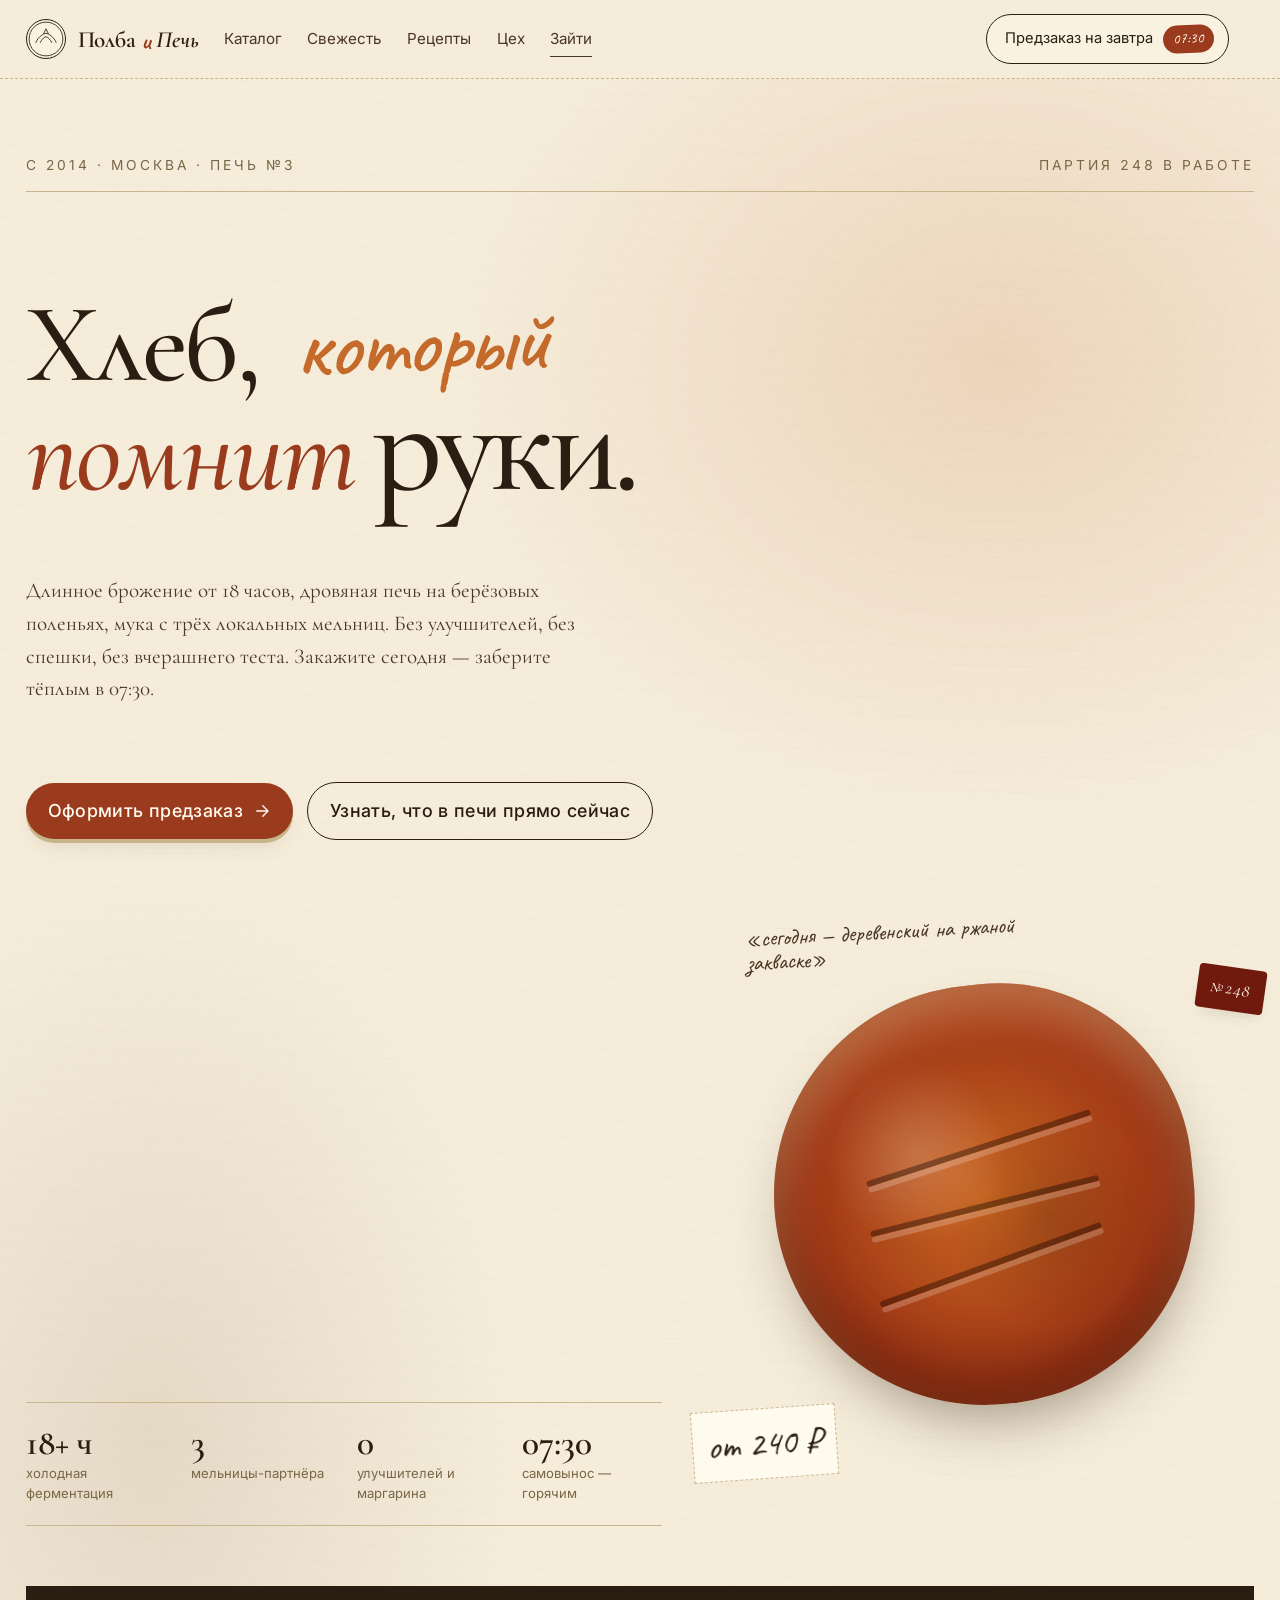
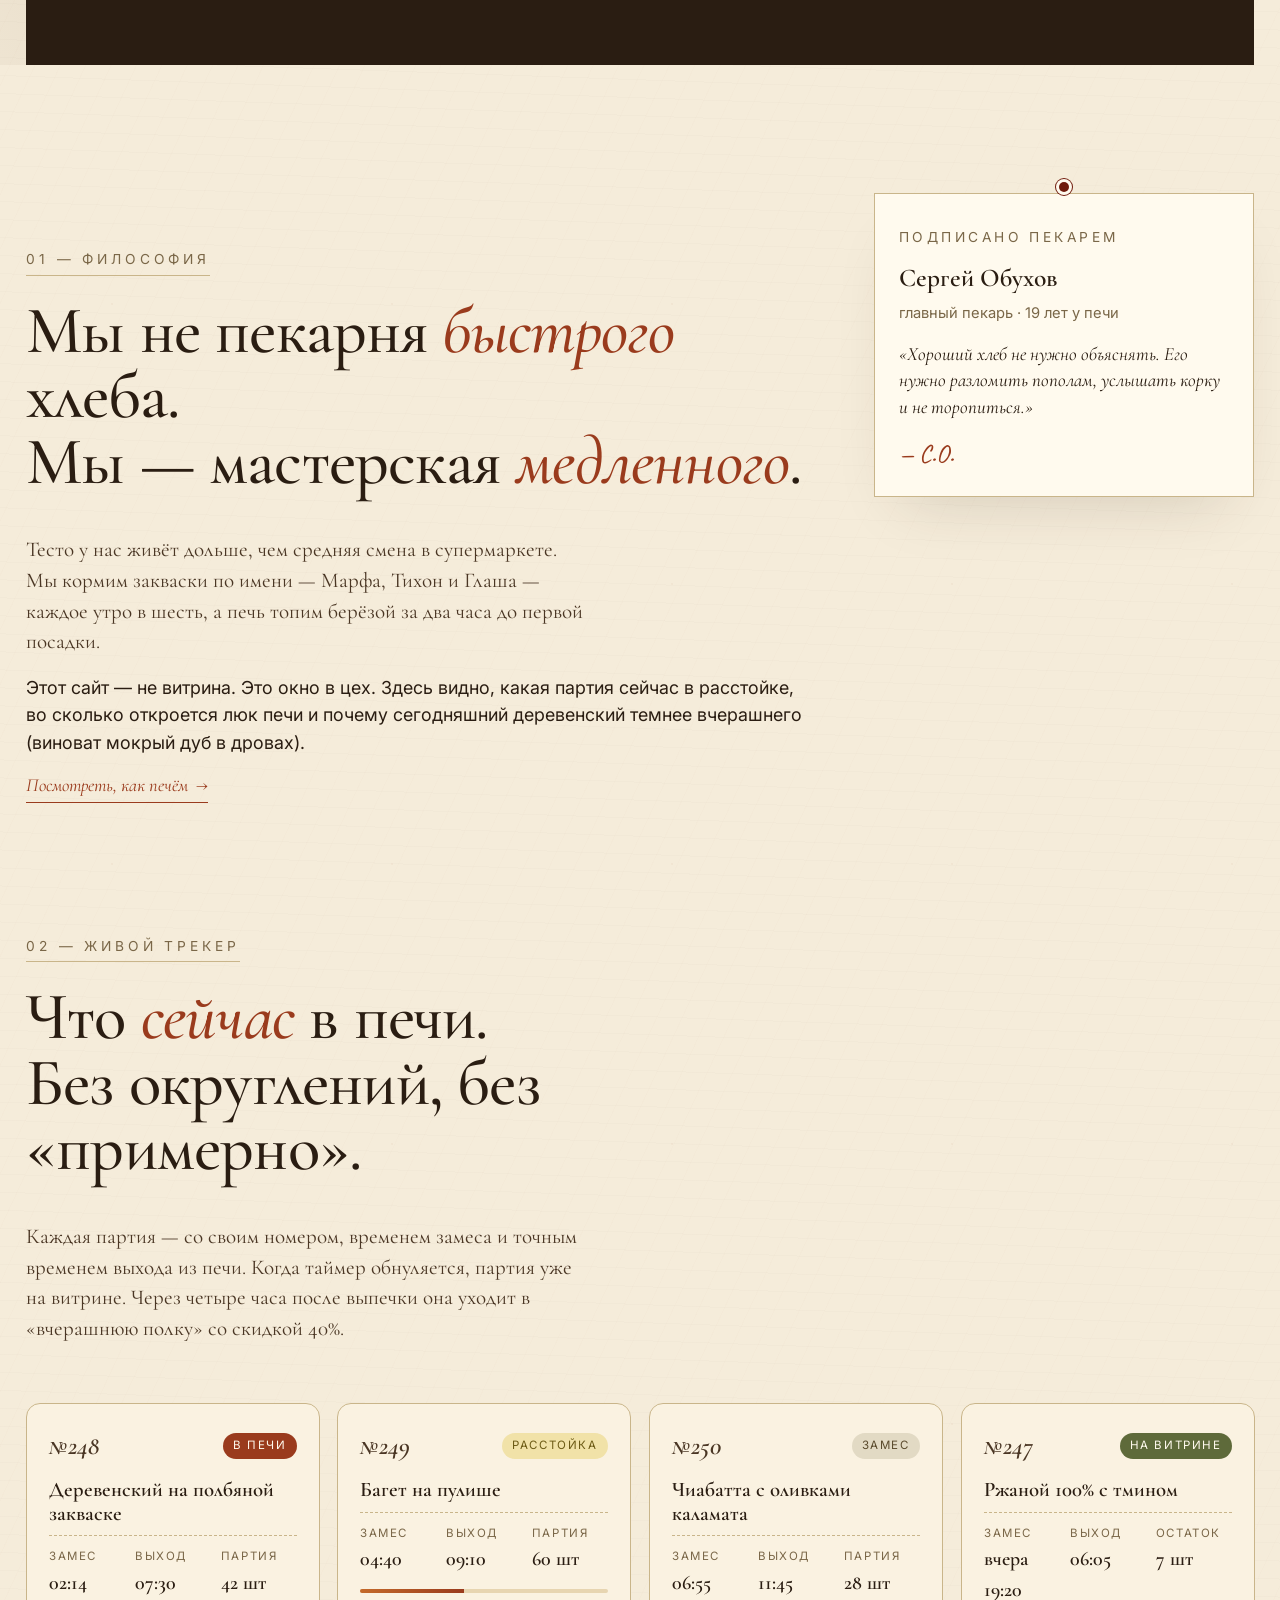
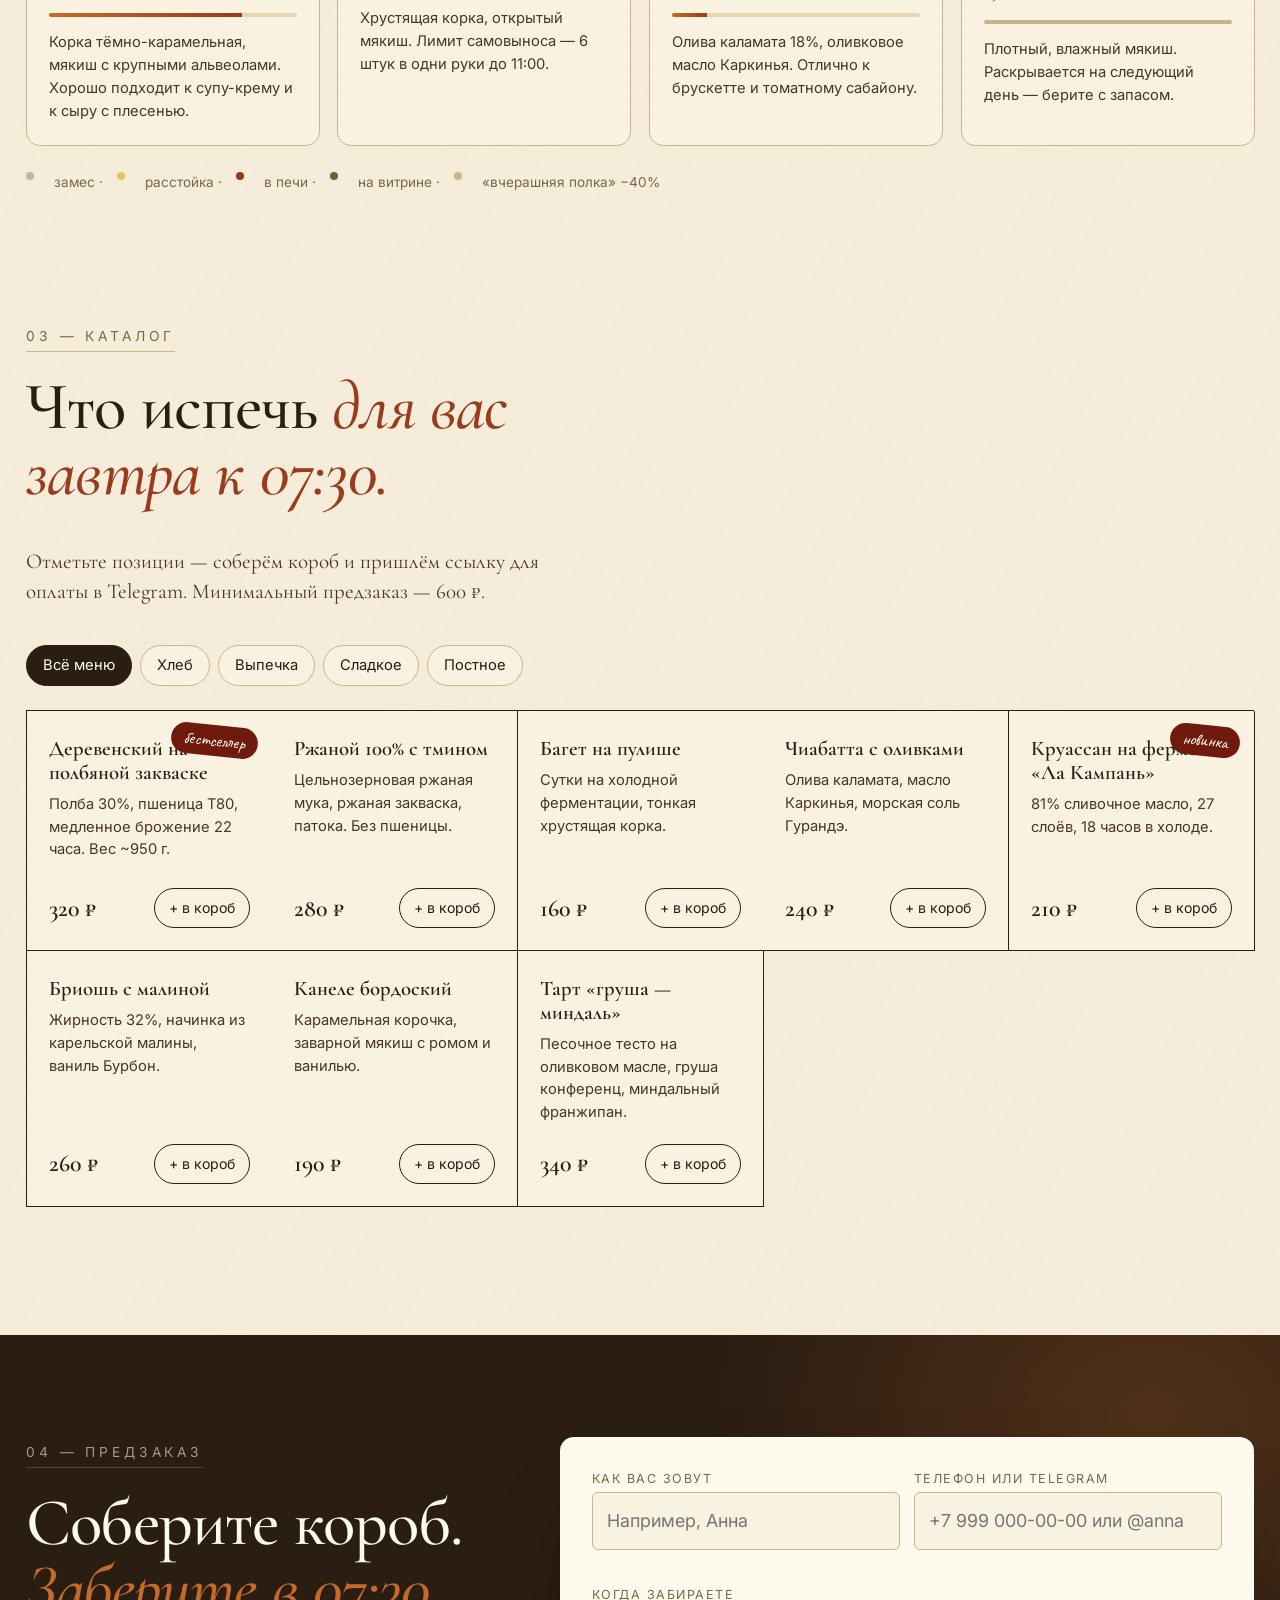
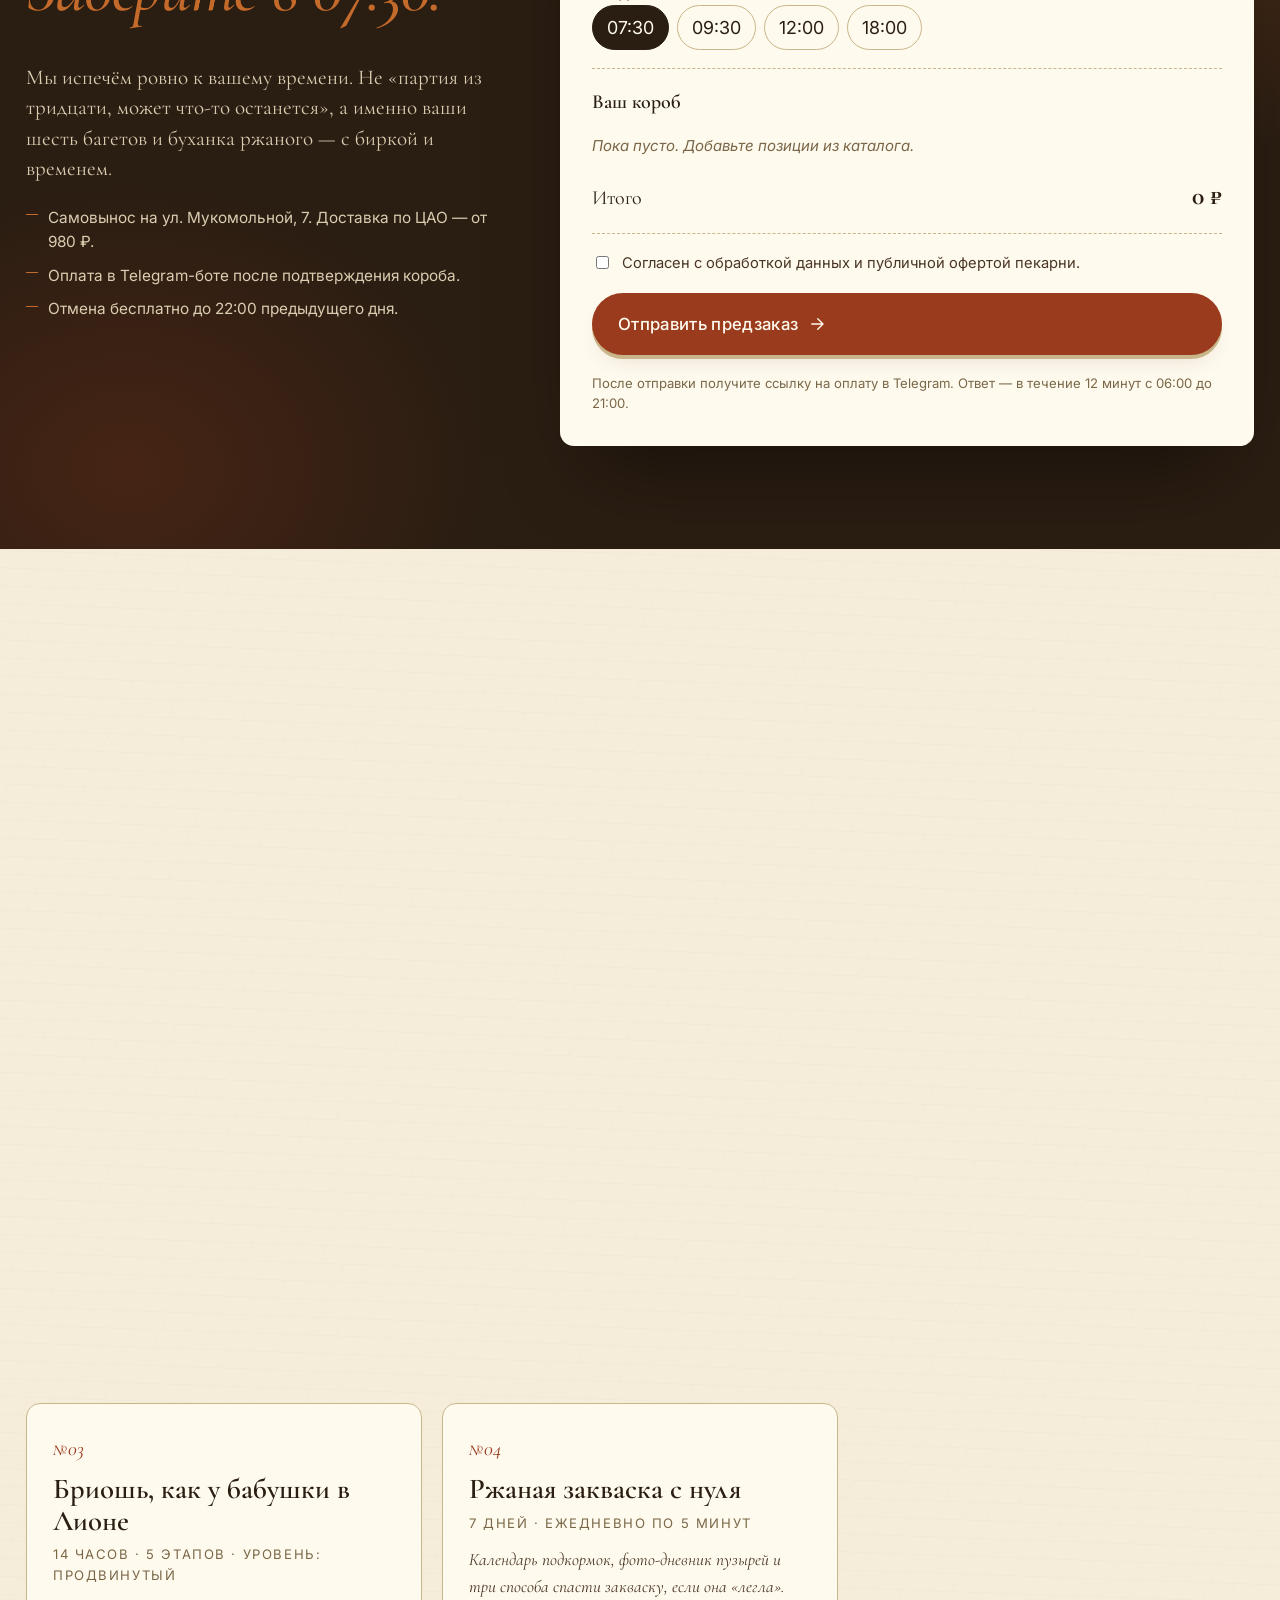
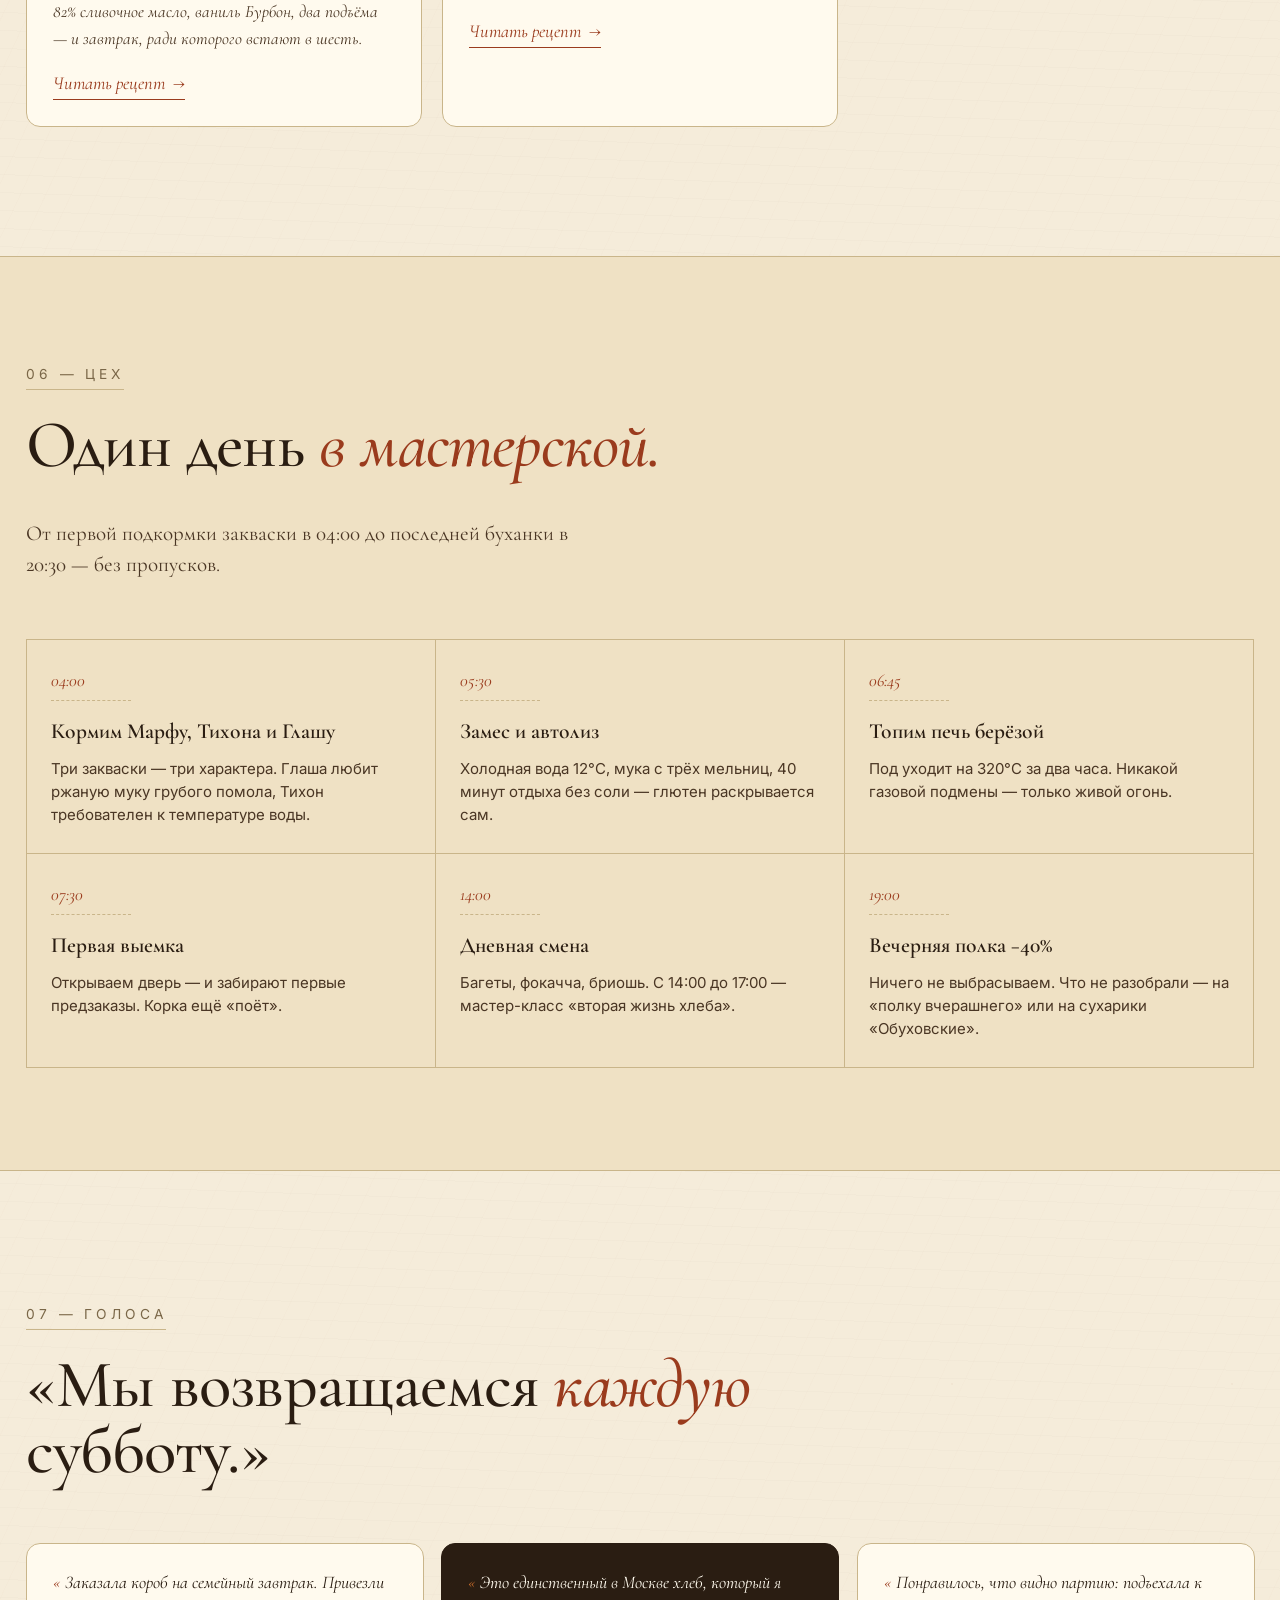
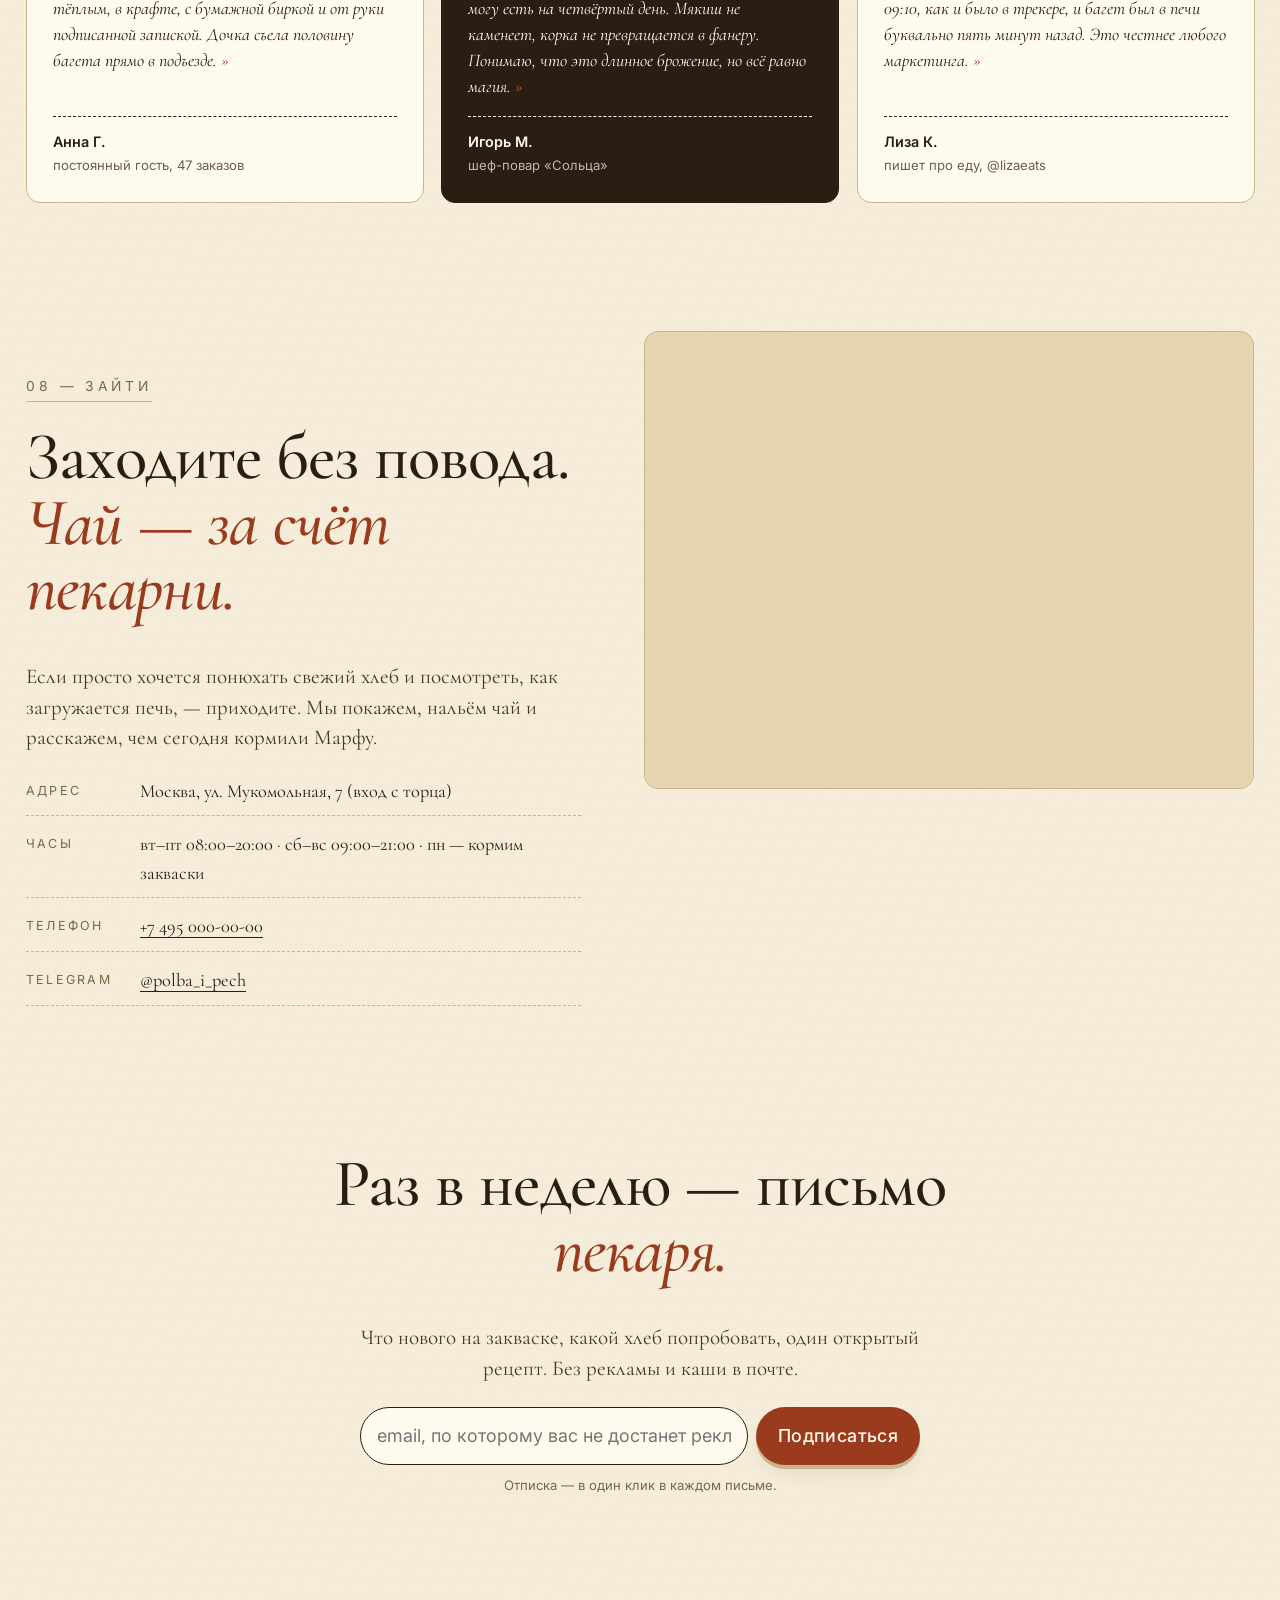
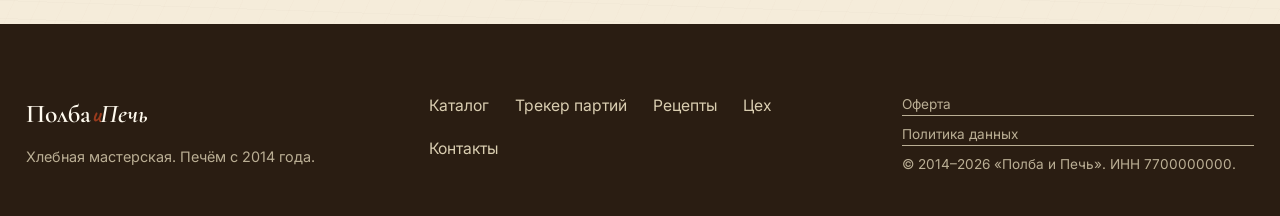
<file: artisan-bakery-co/index.html>
<!doctype html>
<html lang="ru">
<head>
<meta charset="utf-8" />
<meta name="viewport" content="width=device-width,initial-scale=1,viewport-fit=cover" />
<meta name="theme-color" content="#3a2618" />
<title>Хлебная мастерская «Полба и Печь» — крафтовая пекарня с предзаказом и трекингом свежести</title>
<meta name="description" content="Длинное брожение, дровяная печь, мука с локальных мельниц. Предзаказ хлеба и выпечки на завтра, журнал рецептов, живой трекер свежести каждой партии." />
<link rel="canonical" href="https://polba-i-pech.example/" />
<meta name="robots" content="index,follow,max-image-preview:large" />

<meta property="og:type" content="website" />
<meta property="og:locale" content="ru_RU" />
<meta property="og:site_name" content="Полба и Печь" />
<meta property="og:title" content="Полба и Печь — крафтовая пекарня и журнал рецептов" />
<meta property="og:description" content="Печём на закваске и в дровяной печи. Предзаказ на завтра, трекинг свежести партий, открытые рецепты." />
<meta property="og:url" content="https://polba-i-pech.example/" />
<meta property="og:image" content="https://polba-i-pech.example/og.jpg" />

<meta name="twitter:card" content="summary_large_image" />
<meta name="twitter:title" content="Полба и Печь — крафтовая пекарня" />
<meta name="twitter:description" content="Хлеб длинного брожения, предзаказ и трекинг партий." />
<meta name="twitter:image" content="https://polba-i-pech.example/og.jpg" />

<link rel="preconnect" href="https://fonts.googleapis.com" />
<link rel="preconnect" href="https://fonts.gstatic.com" crossorigin />
<link href="https://fonts.googleapis.com/css2?family=Caveat:wght@500;700&family=Cormorant+Garamond:ital,wght@0,400;0,500;0,600;0,700;1,400;1,600&family=Inter:wght@400;500;600&display=swap" rel="stylesheet" />

<link rel="stylesheet" href="style.css" />

<script type="application/ld+json">
{
  "@context": "https://schema.org",
  "@type": "Bakery",
  "name": "Полба и Печь",
  "image": "https://polba-i-pech.example/og.jpg",
  "url": "https://polba-i-pech.example/",
  "telephone": "+7 495 000-00-00",
  "priceRange": "₽₽",
  "address": {
    "@type": "PostalAddress",
    "streetAddress": "ул. Мукомольная, 7",
    "addressLocality": "Москва",
    "postalCode": "115054",
    "addressCountry": "RU"
  },
  "geo": { "@type": "GeoCoordinates", "latitude": 55.731, "longitude": 37.628 },
  "openingHoursSpecification": [
    { "@type": "OpeningHoursSpecification", "dayOfWeek": ["Tuesday","Wednesday","Thursday","Friday"], "opens": "08:00", "closes": "20:00" },
    { "@type": "OpeningHoursSpecification", "dayOfWeek": ["Saturday","Sunday"], "opens": "09:00", "closes": "21:00" }
  ],
  "servesCuisine": "Хлеб, выпечка, кондитерские изделия",
  "acceptsReservations": "True",
  "sameAs": ["https://t.me/polba_i_pech","https://instagram.com/polba_i_pech"]
}
</script>
</head>
<body>

<a class="skip" href="#main">Перейти к содержанию</a>

<header class="topbar" role="banner">
  <div class="topbar__inner">
    <a class="brand" href="#hero" aria-label="Полба и Печь — на главную">
      <span class="brand__mark" aria-hidden="true">
        <svg viewBox="0 0 64 64" width="36" height="36" focusable="false">
          <circle cx="32" cy="32" r="30" fill="none" stroke="currentColor" stroke-width="1.5"/>
          <path d="M14 38c4-10 14-16 18-16s14 6 18 16" fill="none" stroke="currentColor" stroke-width="1.5" stroke-linecap="round"/>
          <path d="M22 38c2-6 8-10 10-10s8 4 10 10" fill="none" stroke="currentColor" stroke-width="1.5" stroke-linecap="round"/>
          <path d="M28 22l4-8 4 8" fill="none" stroke="currentColor" stroke-width="1.5" stroke-linecap="round" stroke-linejoin="round"/>
        </svg>
      </span>
      <span class="brand__name">
        <span class="brand__line1">Полба</span>
        <span class="brand__amp">и</span>
        <span class="brand__line2">Печь</span>
      </span>
    </a>

    <nav class="nav" aria-label="Главное меню">
      <a href="#catalog">Каталог</a>
      <a href="#freshness">Свежесть</a>
      <a href="#recipes">Рецепты</a>
      <a href="#process">Цех</a>
      <a href="#visit">Зайти</a>
    </nav>

    <a class="cta cta--ink" href="#preorder">
      <span>Предзаказ на завтра</span>
      <span class="cta__stamp" aria-hidden="true">07:30</span>
    </a>

    <button class="burger" aria-label="Меню" aria-expanded="false" aria-controls="mobile-nav">
      <span></span><span></span><span></span>
    </button>
  </div>

  <div id="mobile-nav" class="mobile-nav" hidden>
    <a href="#catalog">Каталог</a>
    <a href="#freshness">Свежесть партий</a>
    <a href="#recipes">Рецепты</a>
    <a href="#process">Цех и закваска</a>
    <a href="#visit">Как добраться</a>
    <a class="cta cta--ink" href="#preorder">Предзаказ</a>
  </div>
</header>

<main id="main">

<!-- ========== HERO ========== -->
<section id="hero" class="hero" aria-labelledby="hero-h1">
  <div class="hero__paper" aria-hidden="true"></div>

  <div class="hero__grid">
    <div class="hero__meta">
      <span class="kicker">с 2014 · Москва · печь №3</span>
      <span class="kicker kicker--mono">партия 248 в работе</span>
    </div>

    <h1 id="hero-h1" class="hero__h1">
      <span class="word word--serif">Хлеб,</span>
      <span class="word word--script">который</span>
      <span class="word word--serif word--ital">помнит</span>
      <span class="word word--big">руки.</span>
    </h1>

    <p class="hero__lede">
      Длинное брожение от 18 часов, дровяная печь на берёзовых поленьях, мука с трёх локальных мельниц. Без улучшителей, без спешки, без вчерашнего теста. Закажите сегодня — заберите тёплым в 07:30.
    </p>

    <div class="hero__ctas">
      <a class="btn btn--primary" href="#preorder">
        Оформить предзаказ
        <svg viewBox="0 0 24 24" width="18" height="18" aria-hidden="true"><path d="M5 12h14M13 5l7 7-7 7" fill="none" stroke="currentColor" stroke-width="1.8" stroke-linecap="round" stroke-linejoin="round"/></svg>
      </a>
      <a class="btn btn--ghost" href="#freshness">Узнать, что в печи прямо сейчас</a>
    </div>

    <ul class="hero__trust" aria-label="Преимущества">
      <li><strong>18+ ч</strong><span>холодная ферментация</span></li>
      <li><strong>3</strong><span>мельницы-партнёра</span></li>
      <li><strong>0</strong><span>улучшителей и маргарина</span></li>
      <li><strong>07:30</strong><span>самовынос — горячим</span></li>
    </ul>

    <figure class="hero__visual" aria-hidden="true">
      <div class="loaf">
        <span class="loaf__crumb"></span>
        <span class="loaf__slash"></span>
        <span class="loaf__slash loaf__slash--2"></span>
        <span class="loaf__slash loaf__slash--3"></span>
      </div>
      <span class="hero__stamp">№248</span>
      <span class="hero__price">от 240 ₽</span>
      <span class="hero__handwritten">«сегодня — деревенский на ржаной закваске»</span>
    </figure>
  </div>

  <div class="ticker" aria-hidden="true">
    <div class="ticker__track">
      <span>деревенский 1кг</span><span>·</span>
      <span>полбяной с фундуком</span><span>·</span>
      <span>багет на пулише</span><span>·</span>
      <span>чиабатта с оливками</span><span>·</span>
      <span>ржаной 100%</span><span>·</span>
      <span>фокачча розмарин</span><span>·</span>
      <span>бриошь с малиной</span><span>·</span>
      <span>деревенский 1кг</span><span>·</span>
      <span>полбяной с фундуком</span><span>·</span>
      <span>багет на пулише</span><span>·</span>
      <span>чиабатта с оливками</span><span>·</span>
      <span>ржаной 100%</span><span>·</span>
    </div>
  </div>
</section>

<!-- ========== ABOUT / PHILOSOPHY ========== -->
<section id="about" class="about" aria-labelledby="about-h2">
  <div class="about__col about__col--text">
    <span class="section-num">01 — философия</span>
    <h2 id="about-h2" class="h2">
      Мы не пекарня <em>быстрого</em> хлеба.<br/>
      Мы — мастерская <span class="ink">медленного</span>.
    </h2>
    <p class="lead">
      Тесто у нас живёт дольше, чем средняя смена в супермаркете. Мы кормим закваски по имени — Марфа, Тихон и Глаша — каждое утро в шесть, а печь топим берёзой за два часа до первой посадки.
    </p>
    <p>
      Этот сайт — не витрина. Это окно в цех. Здесь видно, какая партия сейчас в расстойке, во сколько откроется люк печи и почему сегодняшний деревенский темнее вчерашнего (виноват мокрый дуб в дровах).
    </p>
    <a class="link-arrow" href="#process">Посмотреть, как печём <span aria-hidden="true">→</span></a>
  </div>

  <aside class="about__col about__col--card">
    <div class="card-tag">
      <span class="card-tag__label">подписано пекарем</span>
      <h3 class="card-tag__title">Сергей Обухов</h3>
      <p class="card-tag__role">главный пекарь · 19 лет у печи</p>
      <p class="card-tag__quote">«Хороший хлеб не нужно объяснять. Его нужно разломить пополам, услышать корку и не торопиться.»</p>
      <span class="card-tag__sign">— С.О.</span>
    </div>
  </aside>
</section>

<!-- ========== FRESHNESS TRACKER ========== -->
<section id="freshness" class="freshness" aria-labelledby="freshness-h2">
  <header class="freshness__head">
    <span class="section-num">02 — живой трекер</span>
    <h2 id="freshness-h2" class="h2">
      Что <span class="ink">сейчас</span> в печи.<br/>
      Без округлений, без «примерно».
    </h2>
    <p class="lead">
      Каждая партия — со своим номером, временем замеса и точным временем выхода из печи. Когда таймер обнуляется, партия уже на витрине. Через четыре часа после выпечки она уходит в «вчерашнюю полку» со скидкой 40%.
    </p>
  </header>

  <div class="batches" role="list">
    <article class="batch" data-bake-at="07:30" role="listitem">
      <header class="batch__head">
        <span class="batch__num">№248</span>
        <span class="batch__status batch__status--oven">в печи</span>
      </header>
      <h3 class="batch__title">Деревенский на полбяной закваске</h3>
      <dl class="batch__meta">
        <div><dt>замес</dt><dd>02:14</dd></div>
        <div><dt>выход</dt><dd id="t-248">07:30</dd></div>
        <div><dt>партия</dt><dd>42 шт</dd></div>
      </dl>
      <div class="batch__bar"><span class="batch__fill" style="--p:78%"></span></div>
      <p class="batch__note">Корка тёмно-карамельная, мякиш с крупными альвеолами. Хорошо подходит к супу-крему и к сыру с плесенью.</p>
    </article>

    <article class="batch batch--soon" data-bake-at="09:10" role="listitem">
      <header class="batch__head">
        <span class="batch__num">№249</span>
        <span class="batch__status batch__status--proof">расстойка</span>
      </header>
      <h3 class="batch__title">Багет на пулише</h3>
      <dl class="batch__meta">
        <div><dt>замес</dt><dd>04:40</dd></div>
        <div><dt>выход</dt><dd id="t-249">09:10</dd></div>
        <div><dt>партия</dt><dd>60 шт</dd></div>
      </dl>
      <div class="batch__bar"><span class="batch__fill" style="--p:42%"></span></div>
      <p class="batch__note">Хрустящая корка, открытый мякиш. Лимит самовыноса — 6 штук в одни руки до 11:00.</p>
    </article>

    <article class="batch batch--fresh" data-bake-at="11:45" role="listitem">
      <header class="batch__head">
        <span class="batch__num">№250</span>
        <span class="batch__status batch__status--mix">замес</span>
      </header>
      <h3 class="batch__title">Чиабатта с оливками каламата</h3>
      <dl class="batch__meta">
        <div><dt>замес</dt><dd>06:55</dd></div>
        <div><dt>выход</dt><dd id="t-250">11:45</dd></div>
        <div><dt>партия</dt><dd>28 шт</dd></div>
      </dl>
      <div class="batch__bar"><span class="batch__fill" style="--p:14%"></span></div>
      <p class="batch__note">Олива каламата 18%, оливковое масло Каркинья. Отлично к брускетте и томатному сабайону.</p>
    </article>

    <article class="batch batch--done" role="listitem">
      <header class="batch__head">
        <span class="batch__num">№247</span>
        <span class="batch__status batch__status--ready">на витрине</span>
      </header>
      <h3 class="batch__title">Ржаной 100% с тмином</h3>
      <dl class="batch__meta">
        <div><dt>замес</dt><dd>вчера 19:20</dd></div>
        <div><dt>выход</dt><dd>06:05</dd></div>
        <div><dt>остаток</dt><dd>7 шт</dd></div>
      </dl>
      <div class="batch__bar"><span class="batch__fill" style="--p:100%"></span></div>
      <p class="batch__note">Плотный, влажный мякиш. Раскрывается на следующий день — берите с запасом.</p>
    </article>
  </div>

  <p class="freshness__legend">
    <span class="dot dot--mix"></span> замес ·
    <span class="dot dot--proof"></span> расстойка ·
    <span class="dot dot--oven"></span> в печи ·
    <span class="dot dot--ready"></span> на витрине ·
    <span class="dot dot--done"></span> «вчерашняя полка» −40%
  </p>
</section>

<!-- ========== CATALOG / PREORDER ========== -->
<section id="catalog" class="catalog" aria-labelledby="catalog-h2">
  <header class="catalog__head">
    <span class="section-num">03 — каталог</span>
    <h2 id="catalog-h2" class="h2">
      Что испечь <em>для вас</em><br/>
      <span class="ink">завтра к 07:30.</span>
    </h2>
    <p class="lead">Отметьте позиции — соберём короб и пришлём ссылку для оплаты в Telegram. Минимальный предзаказ — 600 ₽.</p>
  </header>

  <ul class="filters" role="tablist" aria-label="Фильтр каталога">
    <li><button class="filter is-active" data-filter="all" role="tab" aria-selected="true">Всё меню</button></li>
    <li><button class="filter" data-filter="bread" role="tab" aria-selected="false">Хлеб</button></li>
    <li><button class="filter" data-filter="pastry" role="tab" aria-selected="false">Выпечка</button></li>
    <li><button class="filter" data-filter="sweet" role="tab" aria-selected="false">Сладкое</button></li>
    <li><button class="filter" data-filter="vegan" role="tab" aria-selected="false">Постное</button></li>
  </ul>

  <div class="goods" id="goods">

    <article class="good" data-cat="bread">
      <div class="good__sticker">бестселлер</div>
      <h3 class="good__title">Деревенский на полбяной закваске</h3>
      <p class="good__desc">Полба 30%, пшеница Т80, медленное брожение 22 часа. Вес ~950 г.</p>
      <footer class="good__foot">
        <span class="good__price">320 ₽</span>
        <button class="good__add" data-id="b1" data-name="Деревенский" data-price="320" aria-label="Добавить деревенский">+ в короб</button>
      </footer>
    </article>

    <article class="good" data-cat="bread">
      <h3 class="good__title">Ржаной 100% с тмином</h3>
      <p class="good__desc">Цельнозерновая ржаная мука, ржаная закваска, патока. Без пшеницы.</p>
      <footer class="good__foot">
        <span class="good__price">280 ₽</span>
        <button class="good__add" data-id="b2" data-name="Ржаной с тмином" data-price="280">+ в короб</button>
      </footer>
    </article>

    <article class="good" data-cat="bread">
      <h3 class="good__title">Багет на пулише</h3>
      <p class="good__desc">Сутки на холодной ферментации, тонкая хрустящая корка.</p>
      <footer class="good__foot">
        <span class="good__price">160 ₽</span>
        <button class="good__add" data-id="b3" data-name="Багет" data-price="160">+ в короб</button>
      </footer>
    </article>

    <article class="good" data-cat="bread vegan">
      <h3 class="good__title">Чиабатта с оливками</h3>
      <p class="good__desc">Олива каламата, масло Каркинья, морская соль Гурандэ.</p>
      <footer class="good__foot">
        <span class="good__price">240 ₽</span>
        <button class="good__add" data-id="b4" data-name="Чиабатта" data-price="240">+ в короб</button>
      </footer>
    </article>

    <article class="good" data-cat="pastry">
      <div class="good__sticker">новинка</div>
      <h3 class="good__title">Круассан на ферме «Ла Кампань»</h3>
      <p class="good__desc">81% сливочное масло, 27 слоёв, 18 часов в холоде.</p>
      <footer class="good__foot">
        <span class="good__price">210 ₽</span>
        <button class="good__add" data-id="p1" data-name="Круассан" data-price="210">+ в короб</button>
      </footer>
    </article>

    <article class="good" data-cat="pastry">
      <h3 class="good__title">Бриошь с малиной</h3>
      <p class="good__desc">Жирность 32%, начинка из карельской малины, ваниль Бурбон.</p>
      <footer class="good__foot">
        <span class="good__price">260 ₽</span>
        <button class="good__add" data-id="p2" data-name="Бриошь с малиной" data-price="260">+ в короб</button>
      </footer>
    </article>

    <article class="good" data-cat="sweet">
      <h3 class="good__title">Канеле бордоский</h3>
      <p class="good__desc">Карамельная корочка, заварной мякиш с ромом и ванилью.</p>
      <footer class="good__foot">
        <span class="good__price">190 ₽</span>
        <button class="good__add" data-id="s1" data-name="Канеле" data-price="190">+ в короб</button>
      </footer>
    </article>

    <article class="good" data-cat="sweet vegan">
      <h3 class="good__title">Тарт «груша — миндаль»</h3>
      <p class="good__desc">Песочное тесто на оливковом масле, груша конференц, миндальный франжипан.</p>
      <footer class="good__foot">
        <span class="good__price">340 ₽</span>
        <button class="good__add" data-id="s2" data-name="Тарт груша-миндаль" data-price="340">+ в короб</button>
      </footer>
    </article>

  </div>
</section>

<!-- ========== PREORDER FORM (sticky basket) ========== -->
<section id="preorder" class="preorder" aria-labelledby="preorder-h2">
  <div class="preorder__paper" aria-hidden="true"></div>

  <div class="preorder__inner">
    <div class="preorder__copy">
      <span class="section-num">04 — предзаказ</span>
      <h2 id="preorder-h2" class="h2">
        Соберите короб.<br/>
        <span class="ink">Заберите в 07:30.</span>
      </h2>
      <p class="lead">
        Мы испечём ровно к вашему времени. Не «партия из тридцати, может что-то останется», а именно ваши шесть багетов и буханка ржаного — с биркой и временем.
      </p>
      <ul class="bullets">
        <li>Самовынос на ул. Мукомольной, 7. Доставка по ЦАО — от 980 ₽.</li>
        <li>Оплата в Telegram-боте после подтверждения короба.</li>
        <li>Отмена бесплатно до 22:00 предыдущего дня.</li>
      </ul>
    </div>

    <form class="form" id="preorderForm" novalidate aria-labelledby="preorder-h2">
      <div class="form__row">
        <label class="field">
          <span class="field__label">Как вас зовут</span>
          <input name="name" type="text" autocomplete="name" required minlength="2" placeholder="Например, Анна" />
          <span class="field__err" aria-live="polite"></span>
        </label>

        <label class="field">
          <span class="field__label">Телефон или Telegram</span>
          <input name="contact" type="text" autocomplete="tel" required placeholder="+7 999 000-00-00 или @anna" />
          <span class="field__err" aria-live="polite"></span>
        </label>
      </div>

      <fieldset class="form__when">
        <legend class="field__label">Когда забираете</legend>
        <label class="chip"><input type="radio" name="slot" value="07:30" checked /> <span>07:30</span></label>
        <label class="chip"><input type="radio" name="slot" value="09:30" /> <span>09:30</span></label>
        <label class="chip"><input type="radio" name="slot" value="12:00" /> <span>12:00</span></label>
        <label class="chip"><input type="radio" name="slot" value="18:00" /> <span>18:00</span></label>
      </fieldset>

      <div class="basket" aria-live="polite">
        <h3 class="basket__title">Ваш короб</h3>
        <ul class="basket__list" id="basketList"><li class="basket__empty">Пока пусто. Добавьте позиции из каталога.</li></ul>
        <div class="basket__sum">
          <span>Итого</span>
          <strong><span id="basketSum">0</span> ₽</strong>
        </div>
      </div>

      <label class="field field--checkbox">
        <input type="checkbox" name="agree" required />
        <span>Согласен с обработкой данных и публичной офертой пекарни.</span>
      </label>

      <button class="btn btn--primary btn--lg" type="submit">
        Отправить предзаказ
        <svg viewBox="0 0 24 24" width="18" height="18" aria-hidden="true"><path d="M5 12h14M13 5l7 7-7 7" fill="none" stroke="currentColor" stroke-width="1.8" stroke-linecap="round" stroke-linejoin="round"/></svg>
      </button>
      <p class="form__hint">После отправки получите ссылку на оплату в Telegram. Ответ — в течение 12 минут с 06:00 до 21:00.</p>
    </form>
  </div>
</section>

<!-- ========== RECIPES JOURNAL ========== -->
<section id="recipes" class="recipes" aria-labelledby="recipes-h2">
  <header class="recipes__head">
    <span class="section-num">05 — журнал</span>
    <h2 id="recipes-h2" class="h2">
      Открытые <em>рецепты</em>.<br/>
      Печём дома — <span class="ink">без секретов.</span>
    </h2>
    <p class="lead">Мы не верим в «фирменные тайны»: хороший хлеб делается временем, мукой и руками. Заберите рецепт — попробуйте на своей кухне.</p>
  </header>

  <div class="journal">
    <article class="recipe">
      <span class="recipe__num">№01</span>
      <h3 class="recipe__title">Деревенский на полбяной закваске</h3>
      <p class="recipe__time">22 часа · 4 этапа · уровень: средний</p>
      <p class="recipe__excerpt">«Полба боится тепла и любит холод. Замешайте вечером, оставьте до утра, и тесто всё сделает за вас.» — С.О.</p>
      <a class="link-arrow" href="#" aria-label="Открыть рецепт деревенского хлеба">Читать рецепт <span aria-hidden="true">→</span></a>
    </article>

    <article class="recipe recipe--wide">
      <span class="recipe__num">№02</span>
      <h3 class="recipe__title">Чиабатта без замеса</h3>
      <p class="recipe__time">18 часов · 2 этапа · уровень: для новичка</p>
      <p class="recipe__excerpt">Тот самый рецепт, с которого начинают пекари. 4 ингредиента, ноль усилий, открытый мякиш и тонкая хрустящая корка. Если у вас не получится — мы лично вернём 320 ₽ за буханку.</p>
      <a class="link-arrow" href="#">Читать рецепт <span aria-hidden="true">→</span></a>
    </article>

    <article class="recipe">
      <span class="recipe__num">№03</span>
      <h3 class="recipe__title">Бриошь, как у бабушки в Лионе</h3>
      <p class="recipe__time">14 часов · 5 этапов · уровень: продвинутый</p>
      <p class="recipe__excerpt">82% сливочное масло, ваниль Бурбон, два подъёма — и завтрак, ради которого встают в шесть.</p>
      <a class="link-arrow" href="#">Читать рецепт <span aria-hidden="true">→</span></a>
    </article>

    <article class="recipe">
      <span class="recipe__num">№04</span>
      <h3 class="recipe__title">Ржаная закваска с нуля</h3>
      <p class="recipe__time">7 дней · ежедневно по 5 минут</p>
      <p class="recipe__excerpt">Календарь подкормок, фото-дневник пузырей и три способа спасти закваску, если она «легла».</p>
      <a class="link-arrow" href="#">Читать рецепт <span aria-hidden="true">→</span></a>
    </article>
  </div>
</section>

<!-- ========== PROCESS ========== -->
<section id="process" class="process" aria-labelledby="process-h2">
  <header class="process__head">
    <span class="section-num">06 — цех</span>
    <h2 id="process-h2" class="h2">
      Один день <span class="ink">в мастерской.</span>
    </h2>
    <p class="lead">От первой подкормки закваски в 04:00 до последней буханки в 20:30 — без пропусков.</p>
  </header>

  <ol class="timeline">
    <li class="step">
      <span class="step__time">04:00</span>
      <h3 class="step__title">Кормим Марфу, Тихона и Глашу</h3>
      <p>Три закваски — три характера. Глаша любит ржаную муку грубого помола, Тихон требователен к температуре воды.</p>
    </li>
    <li class="step">
      <span class="step__time">05:30</span>
      <h3 class="step__title">Замес и автолиз</h3>
      <p>Холодная вода 12°C, мука с трёх мельниц, 40 минут отдыха без соли — глютен раскрывается сам.</p>
    </li>
    <li class="step">
      <span class="step__time">06:45</span>
      <h3 class="step__title">Топим печь берёзой</h3>
      <p>Под уходит на 320°C за два часа. Никакой газовой подмены — только живой огонь.</p>
    </li>
    <li class="step">
      <span class="step__time">07:30</span>
      <h3 class="step__title">Первая выемка</h3>
      <p>Открываем дверь — и забирают первые предзаказы. Корка ещё «поёт».</p>
    </li>
    <li class="step">
      <span class="step__time">14:00</span>
      <h3 class="step__title">Дневная смена</h3>
      <p>Багеты, фокачча, бриошь. С 14:00 до 17:00 — мастер-класс «вторая жизнь хлеба».</p>
    </li>
    <li class="step">
      <span class="step__time">19:00</span>
      <h3 class="step__title">Вечерняя полка −40%</h3>
      <p>Ничего не выбрасываем. Что не разобрали — на «полку вчерашнего» или на сухарики «Обуховские».</p>
    </li>
  </ol>
</section>

<!-- ========== TESTIMONIALS ========== -->
<section id="reviews" class="reviews" aria-labelledby="reviews-h2">
  <header class="reviews__head">
    <span class="section-num">07 — голоса</span>
    <h2 id="reviews-h2" class="h2">«Мы возвращаемся <em>каждую</em> субботу.»</h2>
  </header>

  <div class="reviews__grid">
    <figure class="review">
      <blockquote>
        <p>Заказала короб на семейный завтрак. Привезли тёплым, в крафте, с бумажной биркой и от руки подписанной запиской. Дочка съела половину багета прямо в подъезде.</p>
      </blockquote>
      <figcaption><strong>Анна Г.</strong><span>постоянный гость, 47 заказов</span></figcaption>
    </figure>

    <figure class="review review--accent">
      <blockquote>
        <p>Это единственный в Москве хлеб, который я могу есть на четвёртый день. Мякиш не каменеет, корка не превращается в фанеру. Понимаю, что это длинное брожение, но всё равно магия.</p>
      </blockquote>
      <figcaption><strong>Игорь М.</strong><span>шеф-повар «Сольца»</span></figcaption>
    </figure>

    <figure class="review">
      <blockquote>
        <p>Понравилось, что видно партию: подъехала к 09:10, как и было в трекере, и багет был в печи буквально пять минут назад. Это честнее любого маркетинга.</p>
      </blockquote>
      <figcaption><strong>Лиза К.</strong><span>пишет про еду, @lizaeats</span></figcaption>
    </figure>
  </div>
</section>

<!-- ========== VISIT / CONTACTS ========== -->
<section id="visit" class="visit" aria-labelledby="visit-h2">
  <div class="visit__copy">
    <span class="section-num">08 — зайти</span>
    <h2 id="visit-h2" class="h2">Заходите без повода.<br/><span class="ink">Чай — за счёт пекарни.</span></h2>
    <p class="lead">Если просто хочется понюхать свежий хлеб и посмотреть, как загружается печь, — приходите. Мы покажем, нальём чай и расскажем, чем сегодня кормили Марфу.</p>

    <dl class="visit__meta">
      <div><dt>Адрес</dt><dd>Москва, ул. Мукомольная, 7 (вход с торца)</dd></div>
      <div><dt>Часы</dt><dd>вт–пт 08:00–20:00 · сб–вс 09:00–21:00 · пн — кормим закваски</dd></div>
      <div><dt>Телефон</dt><dd><a href="tel:+74950000000">+7 495 000-00-00</a></dd></div>
      <div><dt>Telegram</dt><dd><a href="https://t.me/polba_i_pech">@polba_i_pech</a></dd></div>
    </dl>
  </div>

  <div class="visit__map" id="map" aria-label="Карта: ул. Мукомольная, 7, Москва">
    <iframe
      title="Карта пекарни на OpenStreetMap"
      loading="lazy"
      src="https://www.openstreetmap.org/export/embed.html?bbox=37.620%2C55.726%2C37.636%2C55.736&amp;layer=mapnik&amp;marker=55.731%2C37.628"
      style="width:100%;height:100%;border:0"></iframe>
  </div>
</section>

<!-- ========== NEWSLETTER ========== -->
<section class="news" aria-labelledby="news-h2">
  <h2 id="news-h2" class="h2 h2--center">Раз в неделю — письмо <em>пекаря.</em></h2>
  <p class="lead lead--center">Что нового на закваске, какой хлеб попробовать, один открытый рецепт. Без рекламы и каши в почте.</p>

  <form class="news__form" id="newsForm" novalidate>
    <label class="visually-hidden" for="newsEmail">Email</label>
    <input id="newsEmail" type="email" name="email" required placeholder="email, по которому вас не достанет реклама" />
    <button class="btn btn--primary" type="submit">Подписаться</button>
  </form>
  <p class="news__small">Отписка — в один клик в каждом письме.</p>
</section>

</main>

<footer class="footer" role="contentinfo">
  <div class="footer__inner">
    <div class="footer__brand">
      <span class="brand__line1">Полба</span><span class="brand__amp">и</span><span class="brand__line2">Печь</span>
      <p>Хлебная мастерская. Печём с 2014 года.</p>
    </div>
    <nav class="footer__nav" aria-label="Подвал">
      <a href="#catalog">Каталог</a>
      <a href="#freshness">Трекер партий</a>
      <a href="#recipes">Рецепты</a>
      <a href="#process">Цех</a>
      <a href="#visit">Контакты</a>
    </nav>
    <div class="footer__legal">
      <a href="#">Оферта</a>
      <a href="#">Политика данных</a>
      <p>© 2014–2026 «Полба и Печь». ИНН 7700000000.</p>
    </div>
  </div>
</footer>

<a class="sticky-cta" href="#preorder" aria-label="К предзаказу">
  <span>Короб на завтра</span>
  <span class="sticky-cta__count" id="stickyCount" hidden>0</span>
</a>

<script src="script.js" defer></script>
</body>
</html>
</file>
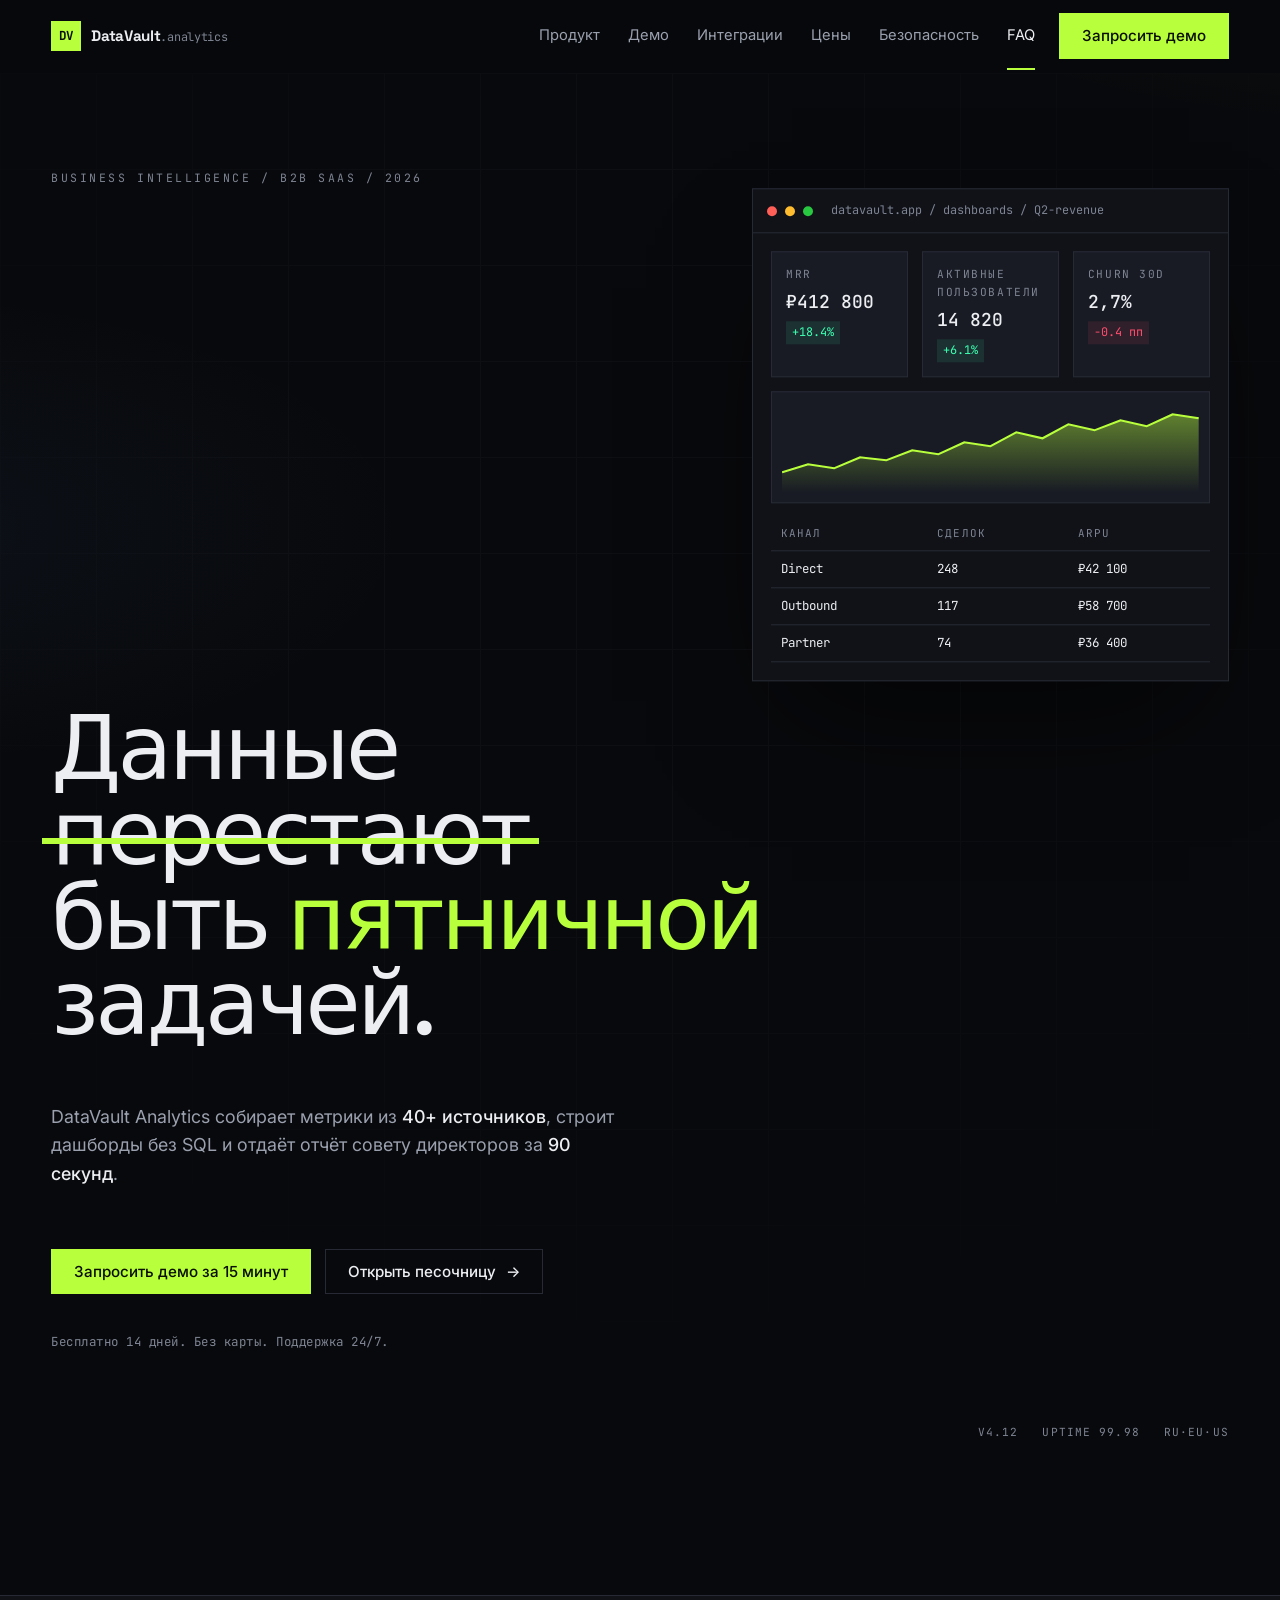
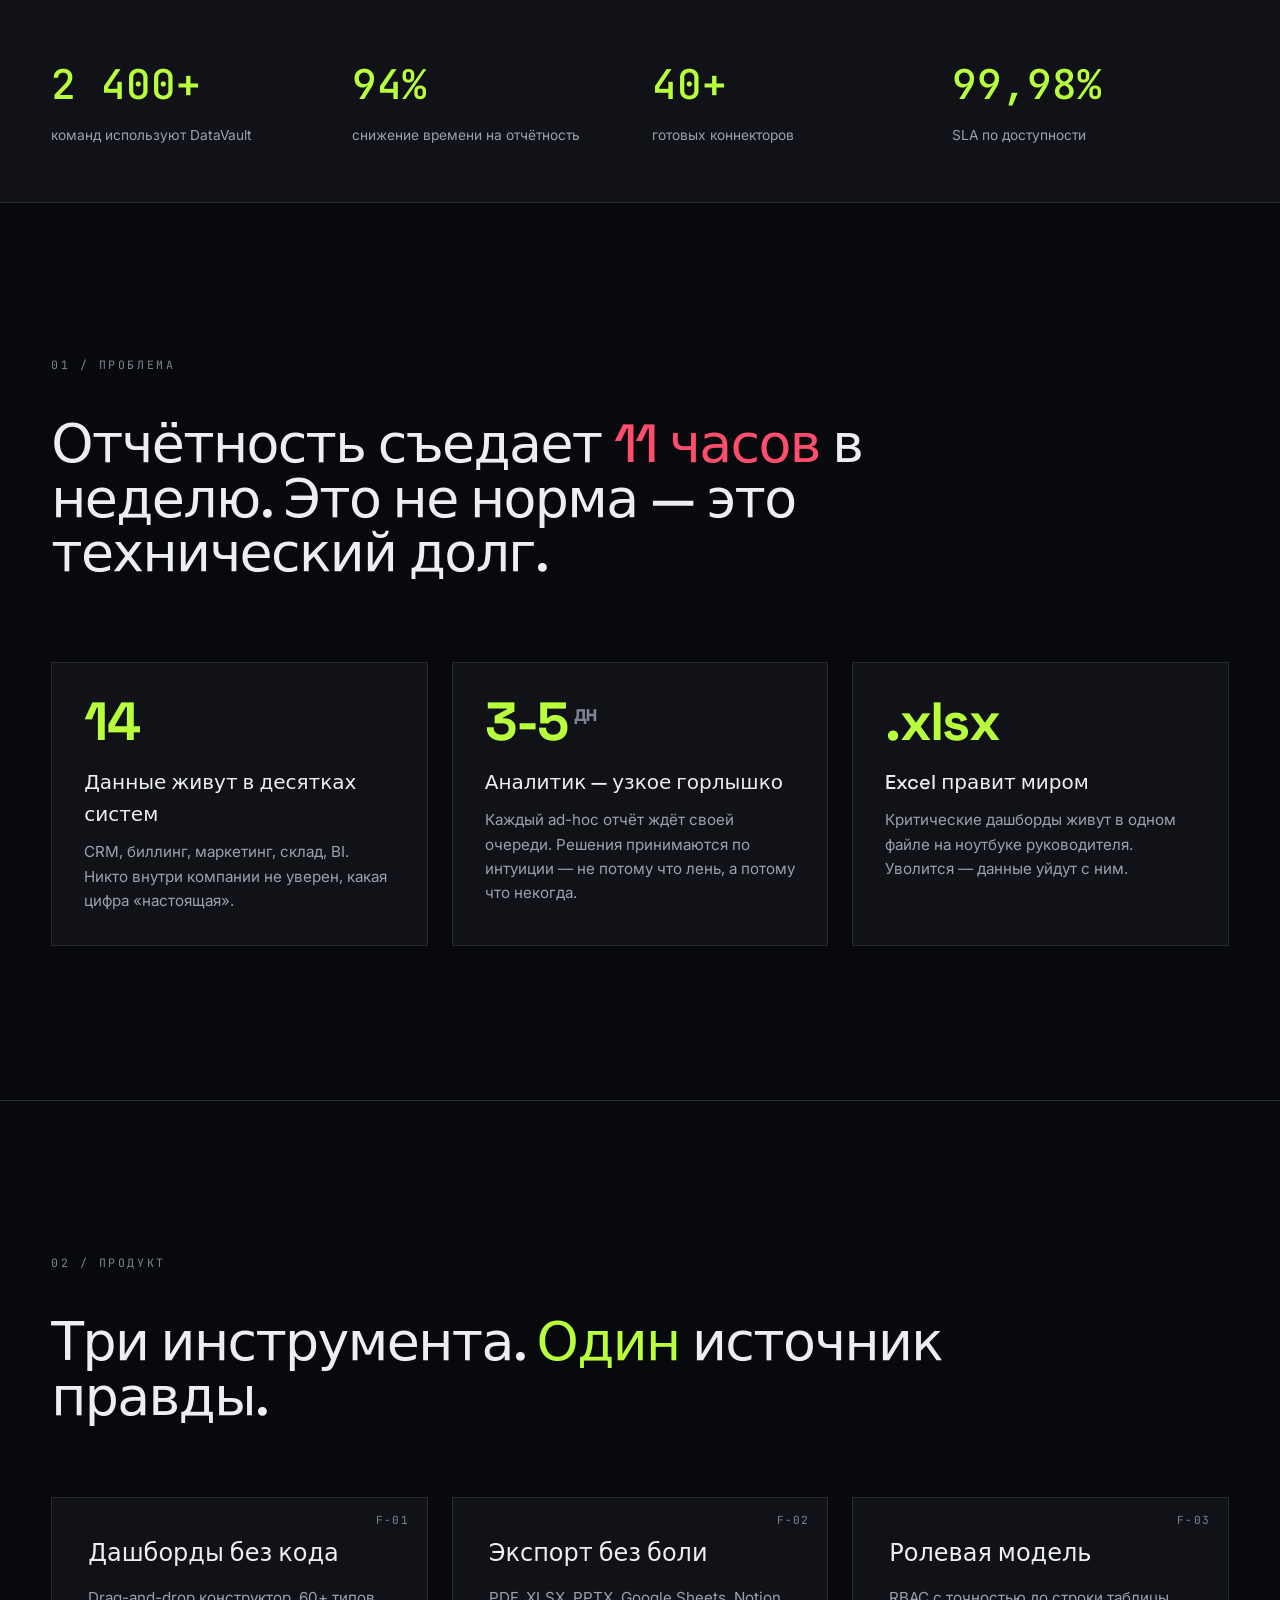
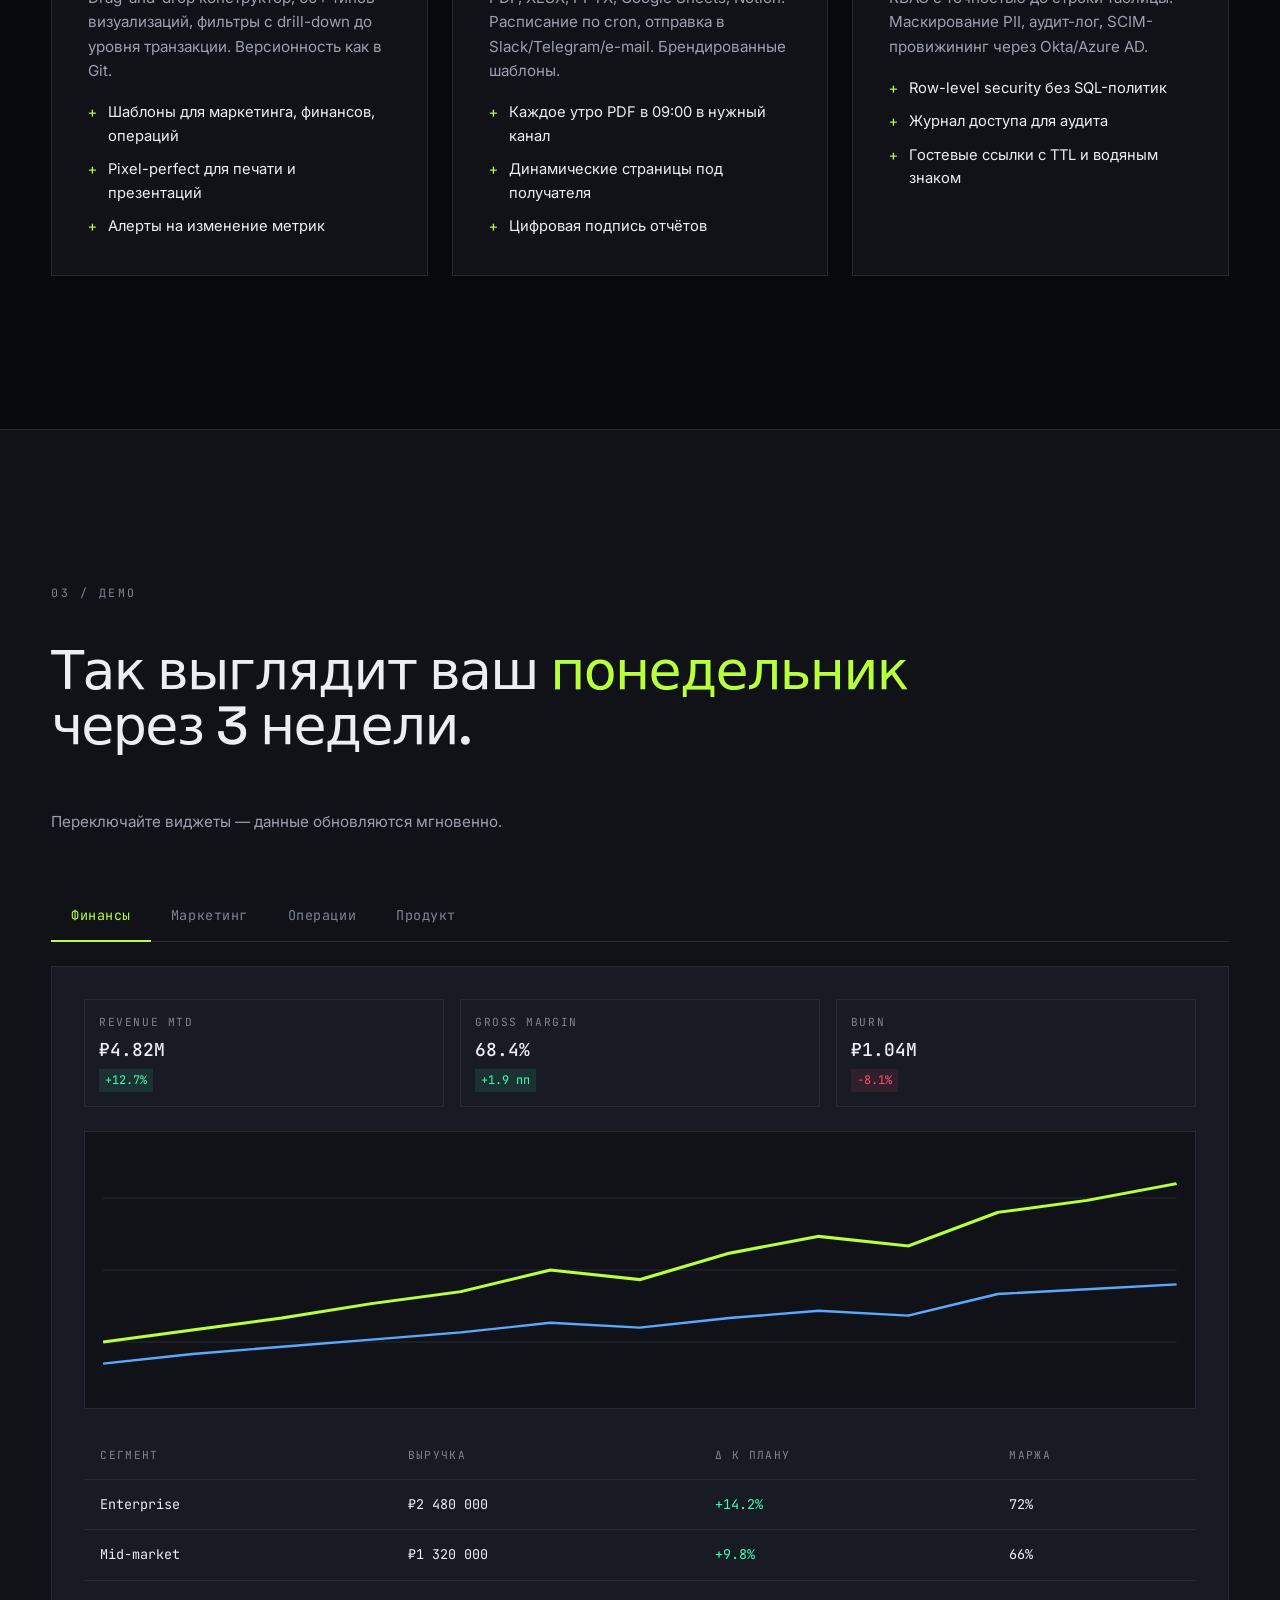
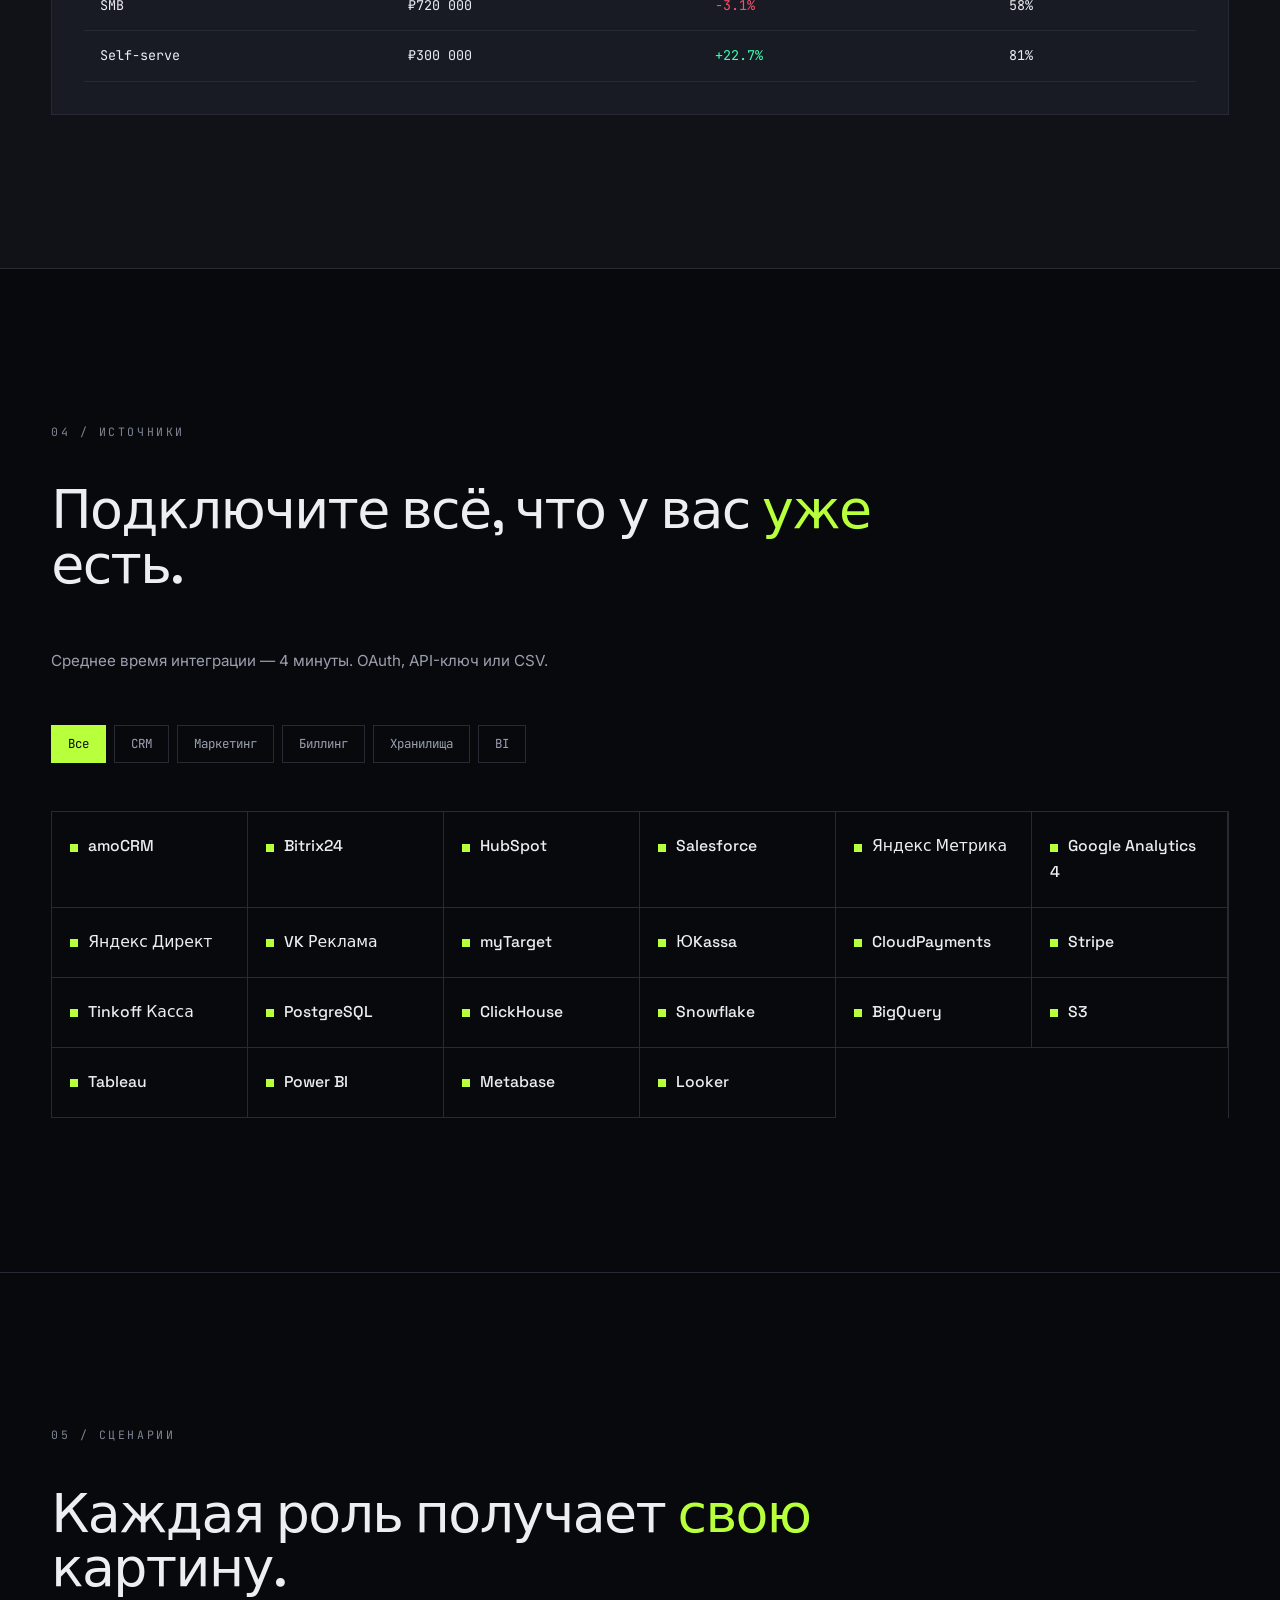
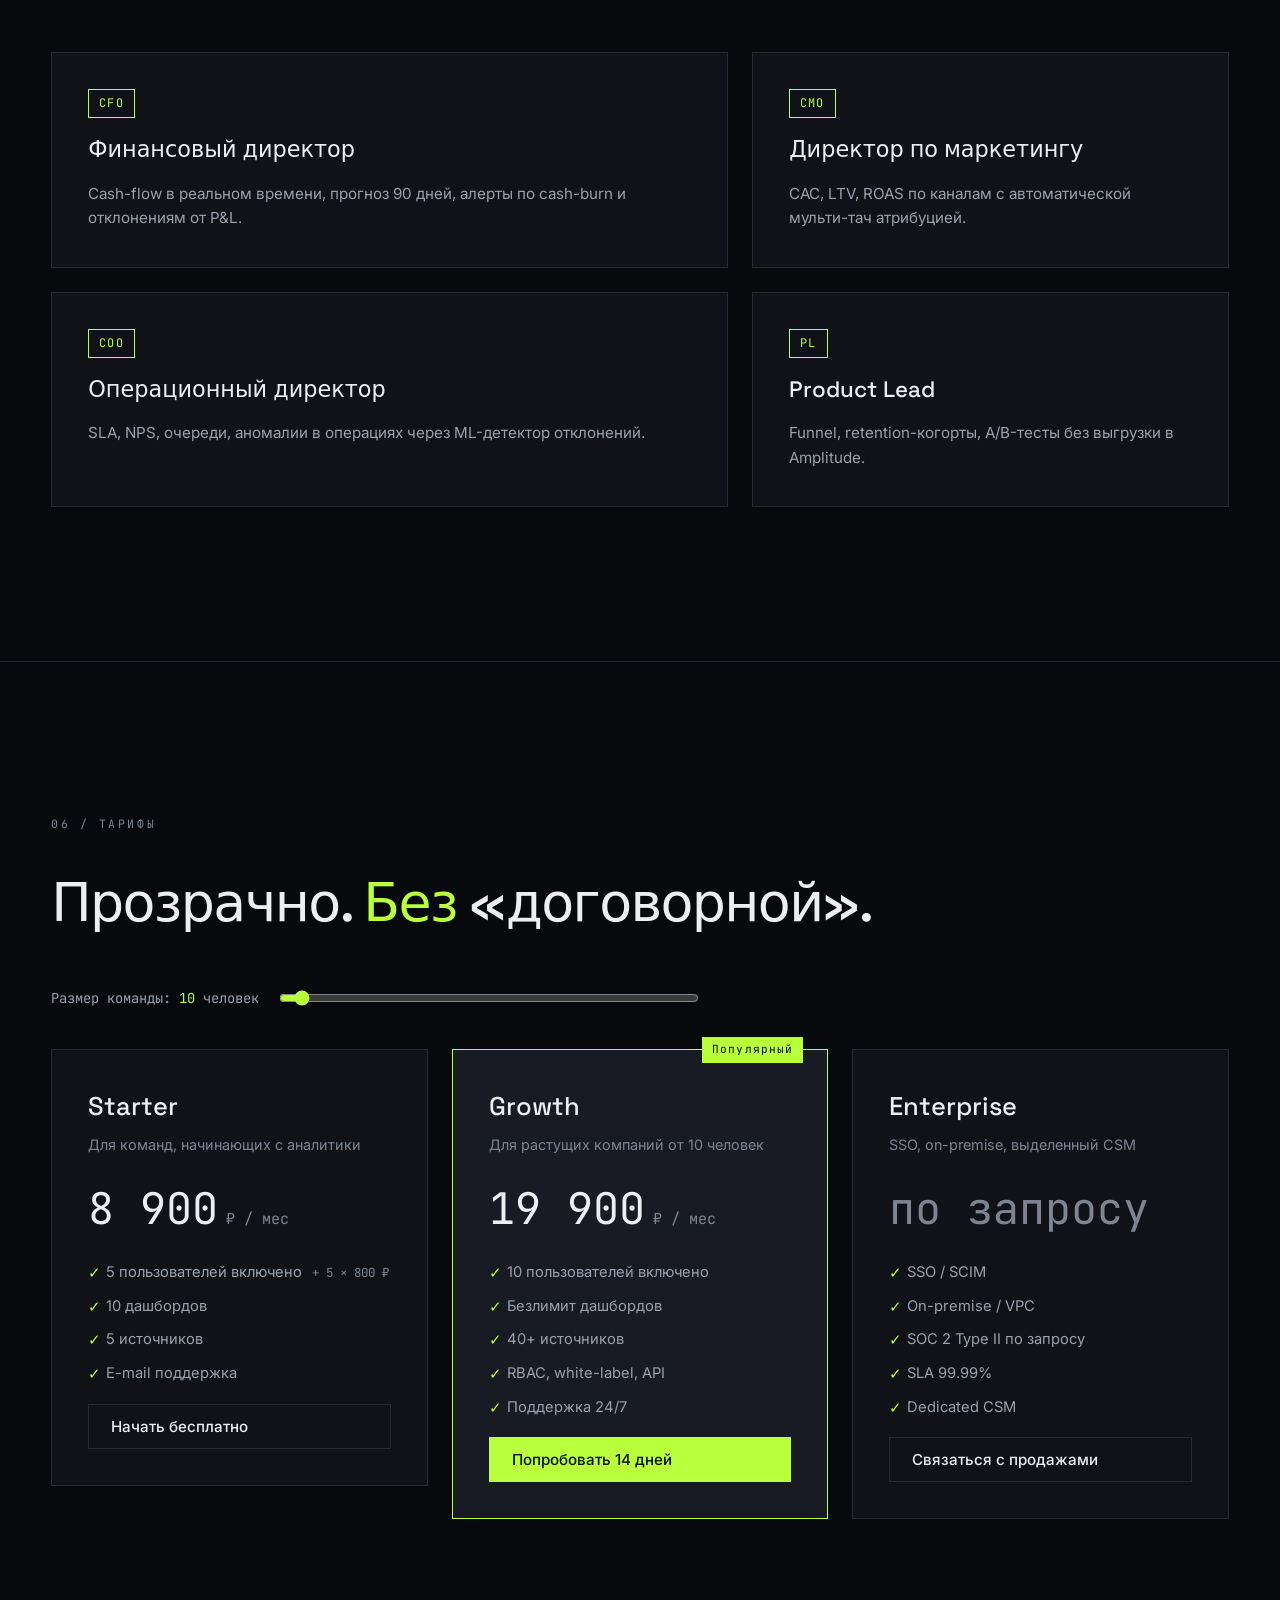
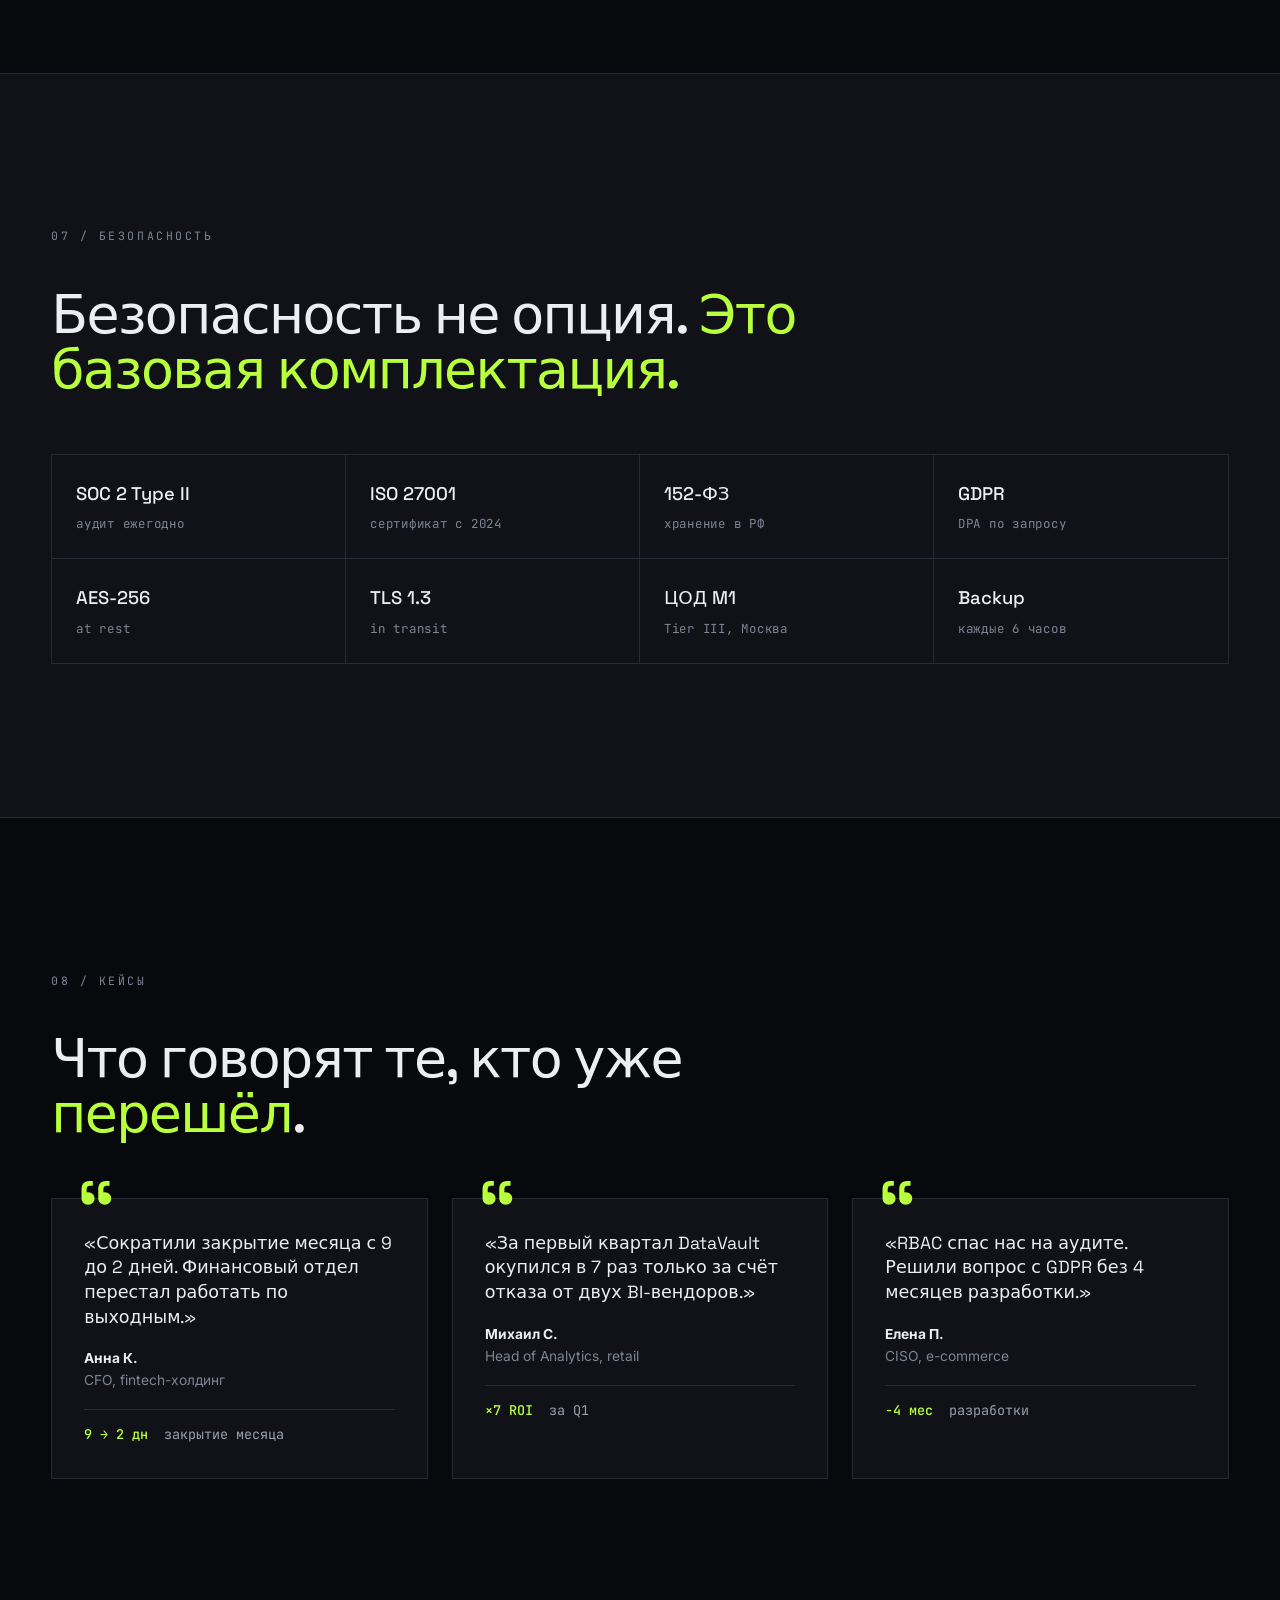
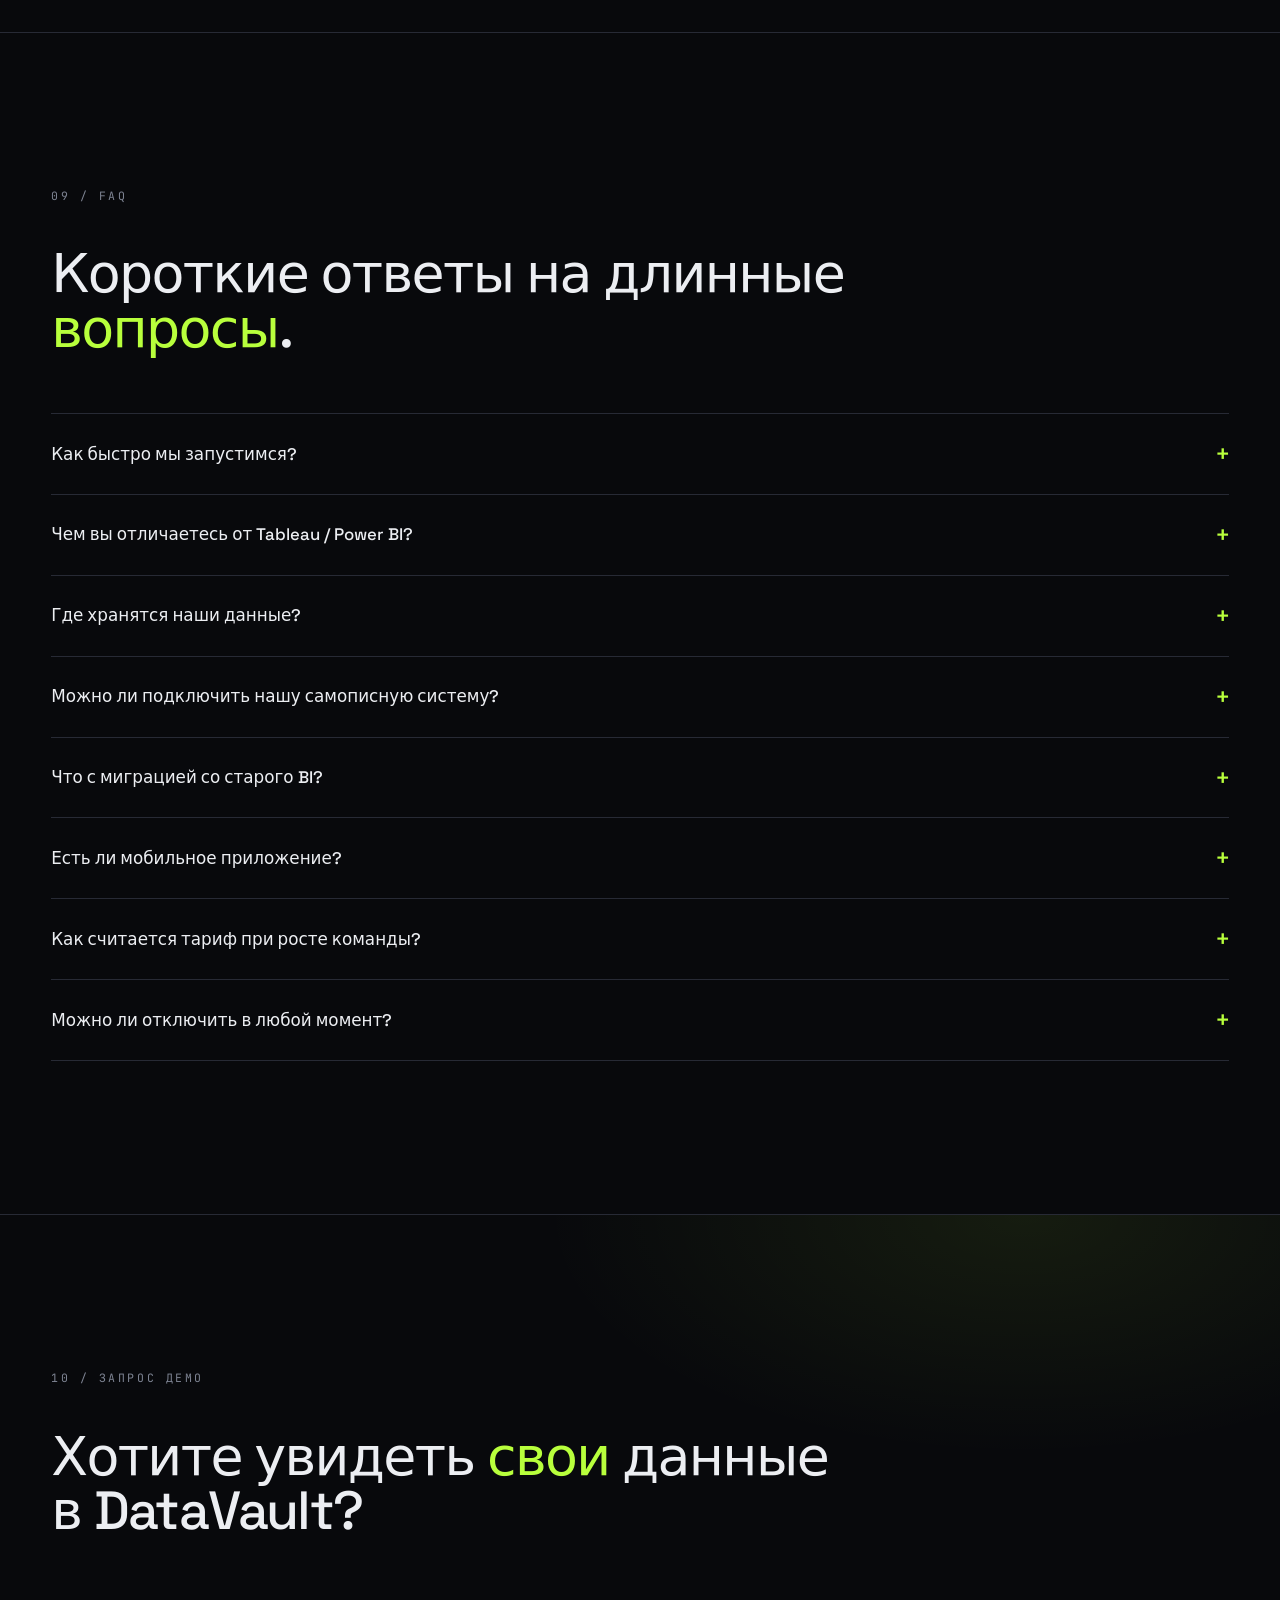
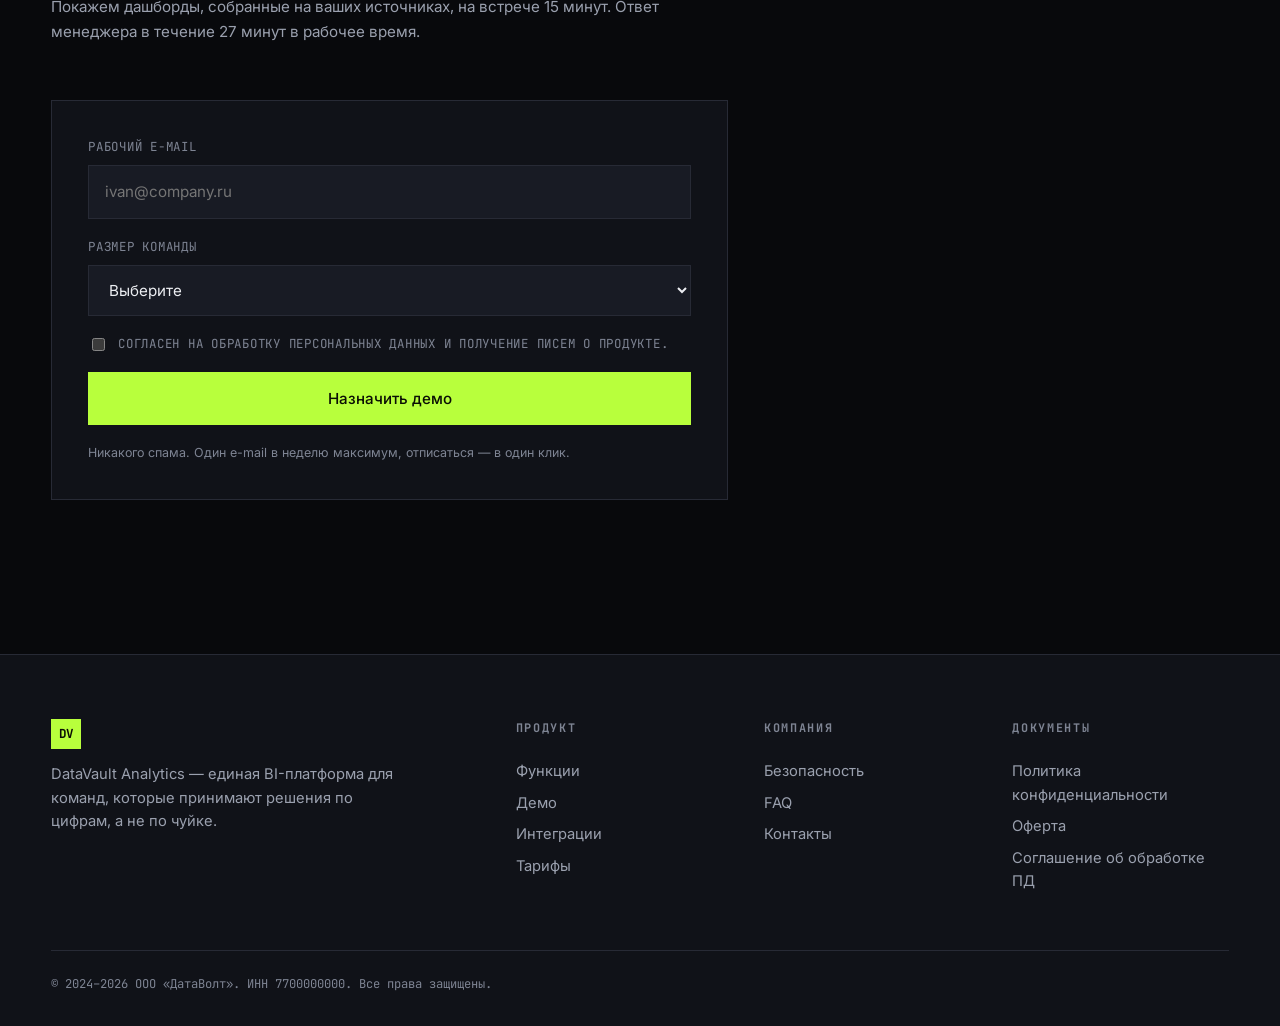
<file: DataVault Analytics/index.html>
<!doctype html>
<html lang="ru">
<head>
<meta charset="utf-8">
<meta name="viewport" content="width=device-width, initial-scale=1, viewport-fit=cover">
<meta name="theme-color" content="#08090C">
<meta name="color-scheme" content="dark">

<title>DataVault Analytics — единая BI-платформа без SQL и без вендор-лока</title>
<meta name="description" content="SaaS-платформа бизнес-аналитики: дашборды без кода, экспорт в PDF/XLSX/Slack, ролевая модель доступа, 40+ коннекторов. Первый дашборд за рабочий день.">
<meta name="keywords" content="BI платформа, бизнес аналитика, дашборды, отчёты, RBAC, SaaS аналитика">
<meta name="robots" content="index,follow,max-image-preview:large">
<link rel="canonical" href="https://datavault.example/">

<meta property="og:type" content="website">
<meta property="og:locale" content="ru_RU">
<meta property="og:title" content="DataVault Analytics — BI без SQL за 90 секунд">
<meta property="og:description" content="Дашборды, экспорт, RBAC. 40+ источников. SOC 2 / ISO 27001. 14 дней бесплатно без карты.">
<meta property="og:url" content="https://datavault.example/">
<meta property="og:image" content="https://datavault.example/og-cover.jpg">
<meta property="og:site_name" content="DataVault Analytics">

<meta name="twitter:card" content="summary_large_image">
<meta name="twitter:title" content="DataVault Analytics — BI без SQL за 90 секунд">
<meta name="twitter:description" content="Дашборды без кода, экспорт, ролевая модель. 14 дней бесплатно.">
<meta name="twitter:image" content="https://datavault.example/og-cover.jpg">

<link rel="icon" href="data:image/svg+xml,%3Csvg xmlns='http://www.w3.org/2000/svg' viewBox='0 0 32 32'%3E%3Crect width='32' height='32' fill='%23B8FF3C'/%3E%3Ctext x='50%25' y='58%25' text-anchor='middle' font-family='monospace' font-size='18' font-weight='700' fill='%23000'%3EDV%3C/text%3E%3C/svg%3E">

<link rel="preconnect" href="https://fonts.googleapis.com">
<link rel="preconnect" href="https://fonts.gstatic.com" crossorigin>
<link href="https://fonts.googleapis.com/css2?family=Inter:wght@400;500;600&family=JetBrains+Mono:wght@400;500&family=Space+Grotesk:wght@400;500;700&display=swap" rel="stylesheet">

<link rel="stylesheet" href="style.css">

<script type="application/ld+json">
{
  "@context": "https://schema.org",
  "@type": "Organization",
  "name": "DataVault Analytics",
  "url": "https://datavault.example/",
  "logo": "https://datavault.example/logo.svg",
  "description": "SaaS-платформа бизнес-аналитики с кастомными дашбордами, экспортом отчётов и ролевой моделью доступа.",
  "sameAs": ["https://t.me/datavault","https://github.com/datavault"],
  "contactPoint": {
    "@type": "ContactPoint",
    "contactType": "sales",
    "email": "sales@datavault.example",
    "availableLanguage": ["ru","en"]
  }
}
</script>
<script type="application/ld+json">
{
  "@context":"https://schema.org",
  "@type":"SoftwareApplication",
  "name":"DataVault Analytics",
  "applicationCategory":"BusinessApplication",
  "operatingSystem":"Web, iOS, Android",
  "offers":{"@type":"Offer","price":"4900","priceCurrency":"RUB"},
  "aggregateRating":{"@type":"AggregateRating","ratingValue":"4.8","reviewCount":"312"}
}
</script>
</head>

<body>

<a class="skip-link" href="#hero">Перейти к содержимому</a>

<div class="reading-progress" aria-hidden="true"><span data-progress></span></div>

<header class="nav" id="nav" data-nav>
  <div class="nav__inner container">
    <a href="#hero" class="nav__logo" aria-label="DataVault Analytics, на главную">
      <span class="nav__logo-mark">DV</span>
      <span class="nav__logo-text">DataVault<em>.analytics</em></span>
    </a>
    <nav class="nav__menu" aria-label="Основная навигация">
      <a href="#product">Продукт</a>
      <a href="#dashboard-demo">Демо</a>
      <a href="#integrations">Интеграции</a>
      <a href="#pricing">Цены</a>
      <a href="#security">Безопасность</a>
      <a href="#faq">FAQ</a>
    </nav>
    <a href="#cta-final" class="btn btn--primary nav__cta">Запросить демо</a>
    <button class="nav__burger" aria-label="Открыть меню" aria-expanded="false" data-burger>
      <span></span><span></span><span></span>
    </button>
  </div>
</header>

<main>

<section class="hero" id="hero">
  <div class="container hero__grid">
    <p class="eyebrow hero__eyebrow">BUSINESS&nbsp;INTELLIGENCE&nbsp;/&nbsp;B2B&nbsp;SAAS&nbsp;/&nbsp;2026</p>

    <h1 class="hero__title">
      <span>Данные</span>
      <span class="hero__title-strike">перестают<i></i></span>
      <span>быть&nbsp;<em>пятничной</em></span>
      <span>задачей.</span>
    </h1>

    <p class="hero__sub">
      DataVault Analytics собирает метрики из <strong>40+ источников</strong>, строит дашборды без SQL и отдаёт отчёт совету директоров за <strong>90 секунд</strong>.
    </p>

    <div class="hero__cta">
      <a href="#cta-final" class="btn btn--primary">Запросить демо за 15 минут</a>
      <a href="#dashboard-demo" class="btn btn--ghost">Открыть песочницу <span aria-hidden="true">→</span></a>
    </div>

    <p class="hero__note">Бесплатно 14 дней. Без карты. Поддержка 24/7.</p>

    <aside class="hero__panel" aria-label="Превью продукта">
      <div class="hero__panel-bar">
        <span class="dot dot--r"></span><span class="dot dot--y"></span><span class="dot dot--g"></span>
        <span class="hero__panel-path">datavault.app / dashboards / Q2-revenue</span>
      </div>
      <div class="hero__panel-body">
        <div class="kpi">
          <span class="kpi__label">MRR</span>
          <span class="kpi__value" data-counter data-target="412800" data-prefix="₽">0</span>
          <span class="kpi__delta kpi__delta--up">+18.4%</span>
        </div>
        <div class="kpi">
          <span class="kpi__label">Активные пользователи</span>
          <span class="kpi__value" data-counter data-target="14820">0</span>
          <span class="kpi__delta kpi__delta--up">+6.1%</span>
        </div>
        <div class="kpi">
          <span class="kpi__label">Churn 30d</span>
          <span class="kpi__value" data-counter data-target="2.7" data-suffix="%" data-decimals="1">0</span>
          <span class="kpi__delta kpi__delta--down">-0.4 пп</span>
        </div>

        <div class="chart" aria-label="Динамика выручки за 12 недель">
          <svg viewBox="0 0 320 90" preserveAspectRatio="none">
            <defs>
              <linearGradient id="grad" x1="0" x2="0" y1="0" y2="1">
                <stop offset="0%" stop-color="#B8FF3C" stop-opacity=".45"/>
                <stop offset="100%" stop-color="#B8FF3C" stop-opacity="0"/>
              </linearGradient>
            </defs>
            <path d="M0,70 L20,62 L40,66 L60,55 L80,58 L100,48 L120,52 L140,40 L160,44 L180,30 L200,36 L220,22 L240,28 L260,18 L280,24 L300,12 L320,16 L320,90 L0,90 Z" fill="url(#grad)"/>
            <path d="M0,70 L20,62 L40,66 L60,55 L80,58 L100,48 L120,52 L140,40 L160,44 L180,30 L200,36 L220,22 L240,28 L260,18 L280,24 L300,12 L320,16" fill="none" stroke="#B8FF3C" stroke-width="2"/>
          </svg>
        </div>

        <table class="mini-table" aria-label="Топ источников">
          <thead><tr><th>Канал</th><th>Сделок</th><th>ARPU</th></tr></thead>
          <tbody>
            <tr><td>Direct</td><td>248</td><td>₽42 100</td></tr>
            <tr><td>Outbound</td><td>117</td><td>₽58 700</td></tr>
            <tr><td>Partner</td><td>74</td><td>₽36 400</td></tr>
          </tbody>
        </table>
      </div>
    </aside>

    <div class="hero__numbers" aria-hidden="true">
      <span>v4.12</span><span>uptime 99.98</span><span>RU·EU·US</span>
    </div>
  </div>
</section>

<section class="ticker" id="metrics-ticker" aria-label="Ключевые показатели">
  <div class="container ticker__grid">
    <div class="ticker__item"><span class="ticker__num" data-counter data-target="2400" data-suffix="+">0</span><span class="ticker__lbl">команд используют DataVault</span></div>
    <div class="ticker__item"><span class="ticker__num" data-counter data-target="94" data-suffix="%">0</span><span class="ticker__lbl">снижение времени на отчётность</span></div>
    <div class="ticker__item"><span class="ticker__num" data-counter data-target="40" data-suffix="+">0</span><span class="ticker__lbl">готовых коннекторов</span></div>
    <div class="ticker__item"><span class="ticker__num" data-counter data-target="99.98" data-suffix="%" data-decimals="2">0</span><span class="ticker__lbl">SLA по доступности</span></div>
  </div>
</section>

<section class="problem section" id="problem">
  <div class="container problem__grid">
    <p class="eyebrow">01 / Проблема</p>
    <h2 class="h2 problem__title">Отчётность съедает <em>11 часов</em> в неделю. Это не норма — это технический долг.</h2>
    <div class="problem__cards">
      <article class="card card--pain">
        <span class="card__num">14</span>
        <h3>Данные живут в десятках систем</h3>
        <p>CRM, биллинг, маркетинг, склад, BI. Никто внутри компании не уверен, какая цифра «настоящая».</p>
      </article>
      <article class="card card--pain">
        <span class="card__num">3-5<i>дн</i></span>
        <h3>Аналитик — узкое горлышко</h3>
        <p>Каждый ad-hoc отчёт ждёт своей очереди. Решения принимаются по интуиции — не потому что лень, а потому что некогда.</p>
      </article>
      <article class="card card--pain">
        <span class="card__num">.xlsx</span>
        <h3>Excel правит миром</h3>
        <p>Критические дашборды живут в одном файле на ноутбуке руководителя. Уволится — данные уйдут с ним.</p>
      </article>
    </div>
  </div>
</section>

<section class="product section" id="product">
  <div class="container product__grid">
    <p class="eyebrow">02 / Продукт</p>
    <h2 class="h2 product__title">Три инструмента. <em>Один</em> источник правды.</h2>

    <article class="feature reveal">
      <span class="feature__index">F-01</span>
      <h3>Дашборды без кода</h3>
      <p>Drag-and-drop конструктор, 60+ типов визуализаций, фильтры с drill-down до уровня транзакции. Версионность как в Git.</p>
      <ul class="feature__bullets">
        <li>Шаблоны для маркетинга, финансов, операций</li>
        <li>Pixel-perfect для печати и презентаций</li>
        <li>Алерты на изменение метрик</li>
      </ul>
    </article>

    <article class="feature reveal">
      <span class="feature__index">F-02</span>
      <h3>Экспорт без боли</h3>
      <p>PDF, XLSX, PPTX, Google Sheets, Notion. Расписание по cron, отправка в Slack/Telegram/e-mail. Брендированные шаблоны.</p>
      <ul class="feature__bullets">
        <li>Каждое утро PDF в 09:00 в нужный канал</li>
        <li>Динамические страницы под получателя</li>
        <li>Цифровая подпись отчётов</li>
      </ul>
    </article>

    <article class="feature reveal">
      <span class="feature__index">F-03</span>
      <h3>Ролевая модель</h3>
      <p>RBAC с точностью до строки таблицы. Маскирование PII, аудит-лог, SCIM-провижининг через Okta/Azure AD.</p>
      <ul class="feature__bullets">
        <li>Row-level security без SQL-политик</li>
        <li>Журнал доступа для аудита</li>
        <li>Гостевые ссылки с TTL и водяным знаком</li>
      </ul>
    </article>
  </div>
</section>

<section class="demo section" id="dashboard-demo">
  <div class="container demo__grid">
    <p class="eyebrow">03 / Демо</p>
    <h2 class="h2 demo__title">Так выглядит ваш <em>понедельник</em> через 3 недели.</h2>
    <p class="demo__sub">Переключайте виджеты — данные обновляются мгновенно.</p>

    <div class="demo__tabs" role="tablist" aria-label="Демо-дашборд">
      <button class="demo__tab is-active" role="tab" aria-selected="true" data-tab="finance">Финансы</button>
      <button class="demo__tab" role="tab" aria-selected="false" data-tab="marketing">Маркетинг</button>
      <button class="demo__tab" role="tab" aria-selected="false" data-tab="ops">Операции</button>
      <button class="demo__tab" role="tab" aria-selected="false" data-tab="product">Продукт</button>
    </div>

    <div class="demo__panel" data-panel role="tabpanel">
      <div class="demo__skeleton" data-skeleton hidden>
        <div class="sk sk--lg"></div><div class="sk"></div><div class="sk"></div><div class="sk sk--xl"></div>
      </div>
      <div class="demo__content" data-content>
        <div class="demo__kpis">
          <div class="kpi"><span class="kpi__label">Revenue MTD</span><span class="kpi__value">₽4.82M</span><span class="kpi__delta kpi__delta--up">+12.7%</span></div>
          <div class="kpi"><span class="kpi__label">Gross margin</span><span class="kpi__value">68.4%</span><span class="kpi__delta kpi__delta--up">+1.9 пп</span></div>
          <div class="kpi"><span class="kpi__label">Burn</span><span class="kpi__value">₽1.04M</span><span class="kpi__delta kpi__delta--down">-8.1%</span></div>
        </div>
        <div class="demo__chart">
          <svg viewBox="0 0 600 200" preserveAspectRatio="none" aria-label="График">
            <g stroke="#272A35" stroke-width="1">
              <line x1="0" y1="40" x2="600" y2="40"/>
              <line x1="0" y1="100" x2="600" y2="100"/>
              <line x1="0" y1="160" x2="600" y2="160"/>
            </g>
            <path data-line d="M0,160 L50,150 L100,140 L150,128 L200,118 L250,100 L300,108 L350,86 L400,72 L450,80 L500,52 L550,42 L600,28" fill="none" stroke="#B8FF3C" stroke-width="2.5"/>
            <path data-line2 d="M0,178 L50,170 L100,164 L150,158 L200,152 L250,144 L300,148 L350,140 L400,134 L450,138 L500,120 L550,116 L600,112" fill="none" stroke="#5AA9FF" stroke-width="2" stroke-dasharray="4 4"/>
          </svg>
        </div>
        <table class="demo__table">
          <thead><tr><th>Сегмент</th><th>Выручка</th><th>Δ к плану</th><th>Маржа</th></tr></thead>
          <tbody data-rows>
            <tr><td>Enterprise</td><td>₽2 480 000</td><td class="up">+14.2%</td><td>72%</td></tr>
            <tr><td>Mid-market</td><td>₽1 320 000</td><td class="up">+9.8%</td><td>66%</td></tr>
            <tr><td>SMB</td><td>₽720 000</td><td class="down">-3.1%</td><td>58%</td></tr>
            <tr><td>Self-serve</td><td>₽300 000</td><td class="up">+22.7%</td><td>81%</td></tr>
          </tbody>
        </table>
      </div>
    </div>
  </div>
</section>

<section class="integrations section" id="integrations">
  <div class="container integrations__grid">
    <p class="eyebrow">04 / Источники</p>
    <h2 class="h2">Подключите всё, что у вас <em>уже</em> есть.</h2>
    <p class="integrations__sub">Среднее время интеграции — 4 минуты. OAuth, API-ключ или CSV.</p>

    <div class="integrations__filter" role="tablist">
      <button class="chip is-active" data-filter="all">Все</button>
      <button class="chip" data-filter="crm">CRM</button>
      <button class="chip" data-filter="mkt">Маркетинг</button>
      <button class="chip" data-filter="bill">Биллинг</button>
      <button class="chip" data-filter="store">Хранилища</button>
      <button class="chip" data-filter="bi">BI</button>
    </div>

    <div class="integrations__list" data-int-list>
      <span class="int" data-cat="crm">amoCRM</span>
      <span class="int" data-cat="crm">Bitrix24</span>
      <span class="int" data-cat="crm">HubSpot</span>
      <span class="int" data-cat="crm">Salesforce</span>
      <span class="int" data-cat="mkt">Яндекс Метрика</span>
      <span class="int" data-cat="mkt">Google Analytics 4</span>
      <span class="int" data-cat="mkt">Яндекс Директ</span>
      <span class="int" data-cat="mkt">VK Реклама</span>
      <span class="int" data-cat="mkt">myTarget</span>
      <span class="int" data-cat="bill">ЮKassa</span>
      <span class="int" data-cat="bill">CloudPayments</span>
      <span class="int" data-cat="bill">Stripe</span>
      <span class="int" data-cat="bill">Tinkoff Касса</span>
      <span class="int" data-cat="store">PostgreSQL</span>
      <span class="int" data-cat="store">ClickHouse</span>
      <span class="int" data-cat="store">Snowflake</span>
      <span class="int" data-cat="store">BigQuery</span>
      <span class="int" data-cat="store">S3</span>
      <span class="int" data-cat="bi">Tableau</span>
      <span class="int" data-cat="bi">Power BI</span>
      <span class="int" data-cat="bi">Metabase</span>
      <span class="int" data-cat="bi">Looker</span>
    </div>
  </div>
</section>

<section class="cases section" id="use-cases">
  <div class="container cases__grid">
    <p class="eyebrow">05 / Сценарии</p>
    <h2 class="h2 cases__title">Каждая роль получает <em>свою</em> картину.</h2>
    <article class="case reveal"><span class="case__role">CFO</span><h3>Финансовый директор</h3><p>Cash-flow в реальном времени, прогноз 90 дней, алерты по cash-burn и отклонениям от P&amp;L.</p></article>
    <article class="case reveal"><span class="case__role">CMO</span><h3>Директор по маркетингу</h3><p>CAC, LTV, ROAS по каналам с автоматической мульти-тач атрибуцией.</p></article>
    <article class="case reveal"><span class="case__role">COO</span><h3>Операционный директор</h3><p>SLA, NPS, очереди, аномалии в операциях через ML-детектор отклонений.</p></article>
    <article class="case reveal"><span class="case__role">PL</span><h3>Product Lead</h3><p>Funnel, retention-когорты, A/B-тесты без выгрузки в Amplitude.</p></article>
  </div>
</section>

<section class="pricing section" id="pricing">
  <div class="container pricing__grid">
    <p class="eyebrow">06 / Тарифы</p>
    <h2 class="h2 pricing__title">Прозрачно. <em>Без</em> «договорной».</h2>

    <div class="pricing__seats">
      <label for="seats">Размер команды: <output id="seatsOut">10</output> человек</label>
      <input id="seats" type="range" min="3" max="200" value="10" step="1" data-seats>
    </div>

    <article class="plan reveal">
      <header><h3>Starter</h3><p>Для команд, начинающих с аналитики</p></header>
      <div class="plan__price"><span class="plan__num" data-price data-base="4900" data-per="800" data-incl="5">4 900</span><span>₽ / мес</span></div>
      <ul>
        <li>5 пользователей включено <span class="plan__hint" data-extra hidden></span></li>
        <li>10 дашбордов</li>
        <li>5 источников</li>
        <li>E-mail поддержка</li>
      </ul>
      <a href="#cta-final" class="btn btn--ghost">Начать бесплатно</a>
    </article>

    <article class="plan plan--popular reveal">
      <span class="plan__badge">Популярный</span>
      <header><h3>Growth</h3><p>Для растущих компаний от 10 человек</p></header>
      <div class="plan__price"><span class="plan__num" data-price data-base="19900" data-per="900" data-incl="10">19 900</span><span>₽ / мес</span></div>
      <ul>
        <li>10 пользователей включено <span class="plan__hint" data-extra hidden></span></li>
        <li>Безлимит дашбордов</li>
        <li>40+ источников</li>
        <li>RBAC, white-label, API</li>
        <li>Поддержка 24/7</li>
      </ul>
      <a href="#cta-final" class="btn btn--primary">Попробовать 14 дней</a>
    </article>

    <article class="plan reveal">
      <header><h3>Enterprise</h3><p>SSO, on-premise, выделенный CSM</p></header>
      <div class="plan__price"><span class="plan__num">по&nbsp;запросу</span></div>
      <ul>
        <li>SSO / SCIM</li>
        <li>On-premise / VPC</li>
        <li>SOC 2 Type II по запросу</li>
        <li>SLA 99.99%</li>
        <li>Dedicated CSM</li>
      </ul>
      <a href="#cta-final" class="btn btn--ghost">Связаться с продажами</a>
    </article>
  </div>
</section>

<section class="security section" id="security">
  <div class="container security__grid">
    <p class="eyebrow">07 / Безопасность</p>
    <h2 class="h2 security__title">Безопасность не опция. <em>Это базовая комплектация.</em></h2>
    <ul class="security__list">
      <li><strong>SOC 2 Type II</strong><span>аудит ежегодно</span></li>
      <li><strong>ISO 27001</strong><span>сертификат с 2024</span></li>
      <li><strong>152-ФЗ</strong><span>хранение в РФ</span></li>
      <li><strong>GDPR</strong><span>DPA по запросу</span></li>
      <li><strong>AES-256</strong><span>at rest</span></li>
      <li><strong>TLS 1.3</strong><span>in transit</span></li>
      <li><strong>ЦОД M1</strong><span>Tier III, Москва</span></li>
      <li><strong>Backup</strong><span>каждые 6 часов</span></li>
    </ul>
  </div>
</section>

<section class="testimonials section" id="testimonials">
  <div class="container testimonials__grid">
    <p class="eyebrow">08 / Кейсы</p>
    <h2 class="h2 testimonials__title">Что говорят те, кто уже <em>перешёл</em>.</h2>
    <figure class="quote reveal">
      <blockquote>«Сократили закрытие месяца с 9 до 2 дней. Финансовый отдел перестал работать по выходным.»</blockquote>
      <figcaption><strong>Анна К.</strong><span>CFO, fintech-холдинг</span></figcaption>
      <p class="quote__metric"><span>9 → 2 дн</span> закрытие месяца</p>
    </figure>
    <figure class="quote reveal">
      <blockquote>«За первый квартал DataVault окупился в 7 раз только за счёт отказа от двух BI-вендоров.»</blockquote>
      <figcaption><strong>Михаил С.</strong><span>Head of Analytics, retail</span></figcaption>
      <p class="quote__metric"><span>×7 ROI</span> за Q1</p>
    </figure>
    <figure class="quote reveal">
      <blockquote>«RBAC спас нас на аудите. Решили вопрос с GDPR без 4 месяцев разработки.»</blockquote>
      <figcaption><strong>Елена П.</strong><span>CISO, e-commerce</span></figcaption>
      <p class="quote__metric"><span>−4 мес</span> разработки</p>
    </figure>
  </div>
</section>

<section class="faq section" id="faq">
  <div class="container faq__grid">
    <p class="eyebrow">09 / FAQ</p>
    <h2 class="h2 faq__title">Короткие ответы на длинные <em>вопросы</em>.</h2>
    <div class="faq__list">
      <details><summary>Как быстро мы запустимся?</summary><p>4 минуты на первый коннектор, один рабочий день на полноценный дашборд под вашу метрику.</p></details>
      <details><summary>Чем вы отличаетесь от Tableau / Power BI?</summary><p>Не нужен SQL и внедренец, цена в 8–12 раз ниже, российская юрисдикция, поддержка на русском 24/7.</p></details>
      <details><summary>Где хранятся наши данные?</summary><p>В выбранном вами регионе — РФ, ЕС или США. On-premise доступен с тарифа Enterprise.</p></details>
      <details><summary>Можно ли подключить нашу самописную систему?</summary><p>Да, через REST API, webhook или SDK. Среднее время — 15 минут на коннектор.</p></details>
      <details><summary>Что с миграцией со старого BI?</summary><p>Бесплатный onboarding-инженер на 2 недели и автоматический импорт дашбордов из Tableau, Power BI, Metabase.</p></details>
      <details><summary>Есть ли мобильное приложение?</summary><p>Да: iOS, Android и PWA. Push-уведомления по алертам и расписанию.</p></details>
      <details><summary>Как считается тариф при росте команды?</summary><p>Pro-rated: оплата только за активных пользователей в текущем периоде. Гибкое up/down-grade.</p></details>
      <details><summary>Можно ли отключить в любой момент?</summary><p>Да, без штрафов и автопродления. Полная выгрузка данных в один клик.</p></details>
    </div>
  </div>
</section>

<section class="final section" id="cta-final">
  <div class="container final__grid">
    <p class="eyebrow">10 / Запрос демо</p>
    <h2 class="h2 final__title">Хотите увидеть <em>свои</em> данные в DataVault?</h2>
    <p class="final__sub">Покажем дашборды, собранные на ваших источниках, на встрече 15 минут. Ответ менеджера в течение 27 минут в рабочее время.</p>

    <form class="form" novalidate data-form>
      <div class="form__row">
        <label for="email">Рабочий e-mail</label>
        <input id="email" name="email" type="email" autocomplete="email" required placeholder="ivan@company.ru">
        <span class="form__err" data-err="email" hidden>Укажите корректный рабочий e-mail.</span>
      </div>
      <div class="form__row">
        <label for="size">Размер команды</label>
        <select id="size" name="size" required>
          <option value="">Выберите</option>
          <option>1–10</option><option>11–50</option><option>51–200</option><option>201–1000</option><option>1000+</option>
        </select>
        <span class="form__err" data-err="size" hidden>Выберите размер команды.</span>
      </div>
      <div class="form__row form__row--check">
        <label><input type="checkbox" name="agree" required data-agree> Согласен на обработку персональных данных и получение писем о продукте.</label>
        <span class="form__err" data-err="agree" hidden>Нужно ваше согласие.</span>
      </div>
      <button class="btn btn--primary btn--block" type="submit">Назначить демо</button>
      <p class="form__note">Никакого спама. Один e-mail в неделю максимум, отписаться — в один клик.</p>
      <p class="form__ok" data-ok hidden>Заявка принята. Менеджер напишет в течение 27 минут.</p>
    </form>
  </div>
</section>

</main>

<footer class="footer" id="footer">
  <div class="container footer__grid">
    <div class="footer__brand">
      <span class="nav__logo-mark">DV</span>
      <p>DataVault Analytics — единая BI-платформа для команд, которые принимают решения по цифрам, а не по чуйке.</p>
    </div>
    <nav aria-label="Подвал">
      <h4>Продукт</h4>
      <a href="#product">Функции</a><a href="#dashboard-demo">Демо</a><a href="#integrations">Интеграции</a><a href="#pricing">Тарифы</a>
    </nav>
    <nav aria-label="Компания">
      <h4>Компания</h4>
      <a href="#security">Безопасность</a><a href="#faq">FAQ</a><a href="#cta-final">Контакты</a>
    </nav>
    <nav aria-label="Юридическое">
      <h4>Документы</h4>
      <a href="#">Политика конфиденциальности</a><a href="#">Оферта</a><a href="#">Соглашение об обработке ПД</a>
    </nav>
    <p class="footer__copy">© 2024–<span data-year>2026</span> ООО «ДатаВолт». ИНН 7700000000. Все права защищены.</p>
  </div>
</footer>

<a href="#cta-final" class="float-cta" data-float aria-label="Запросить демо">Демо</a>

<script src="script.js" defer></script>
</body>
</html>
</file>
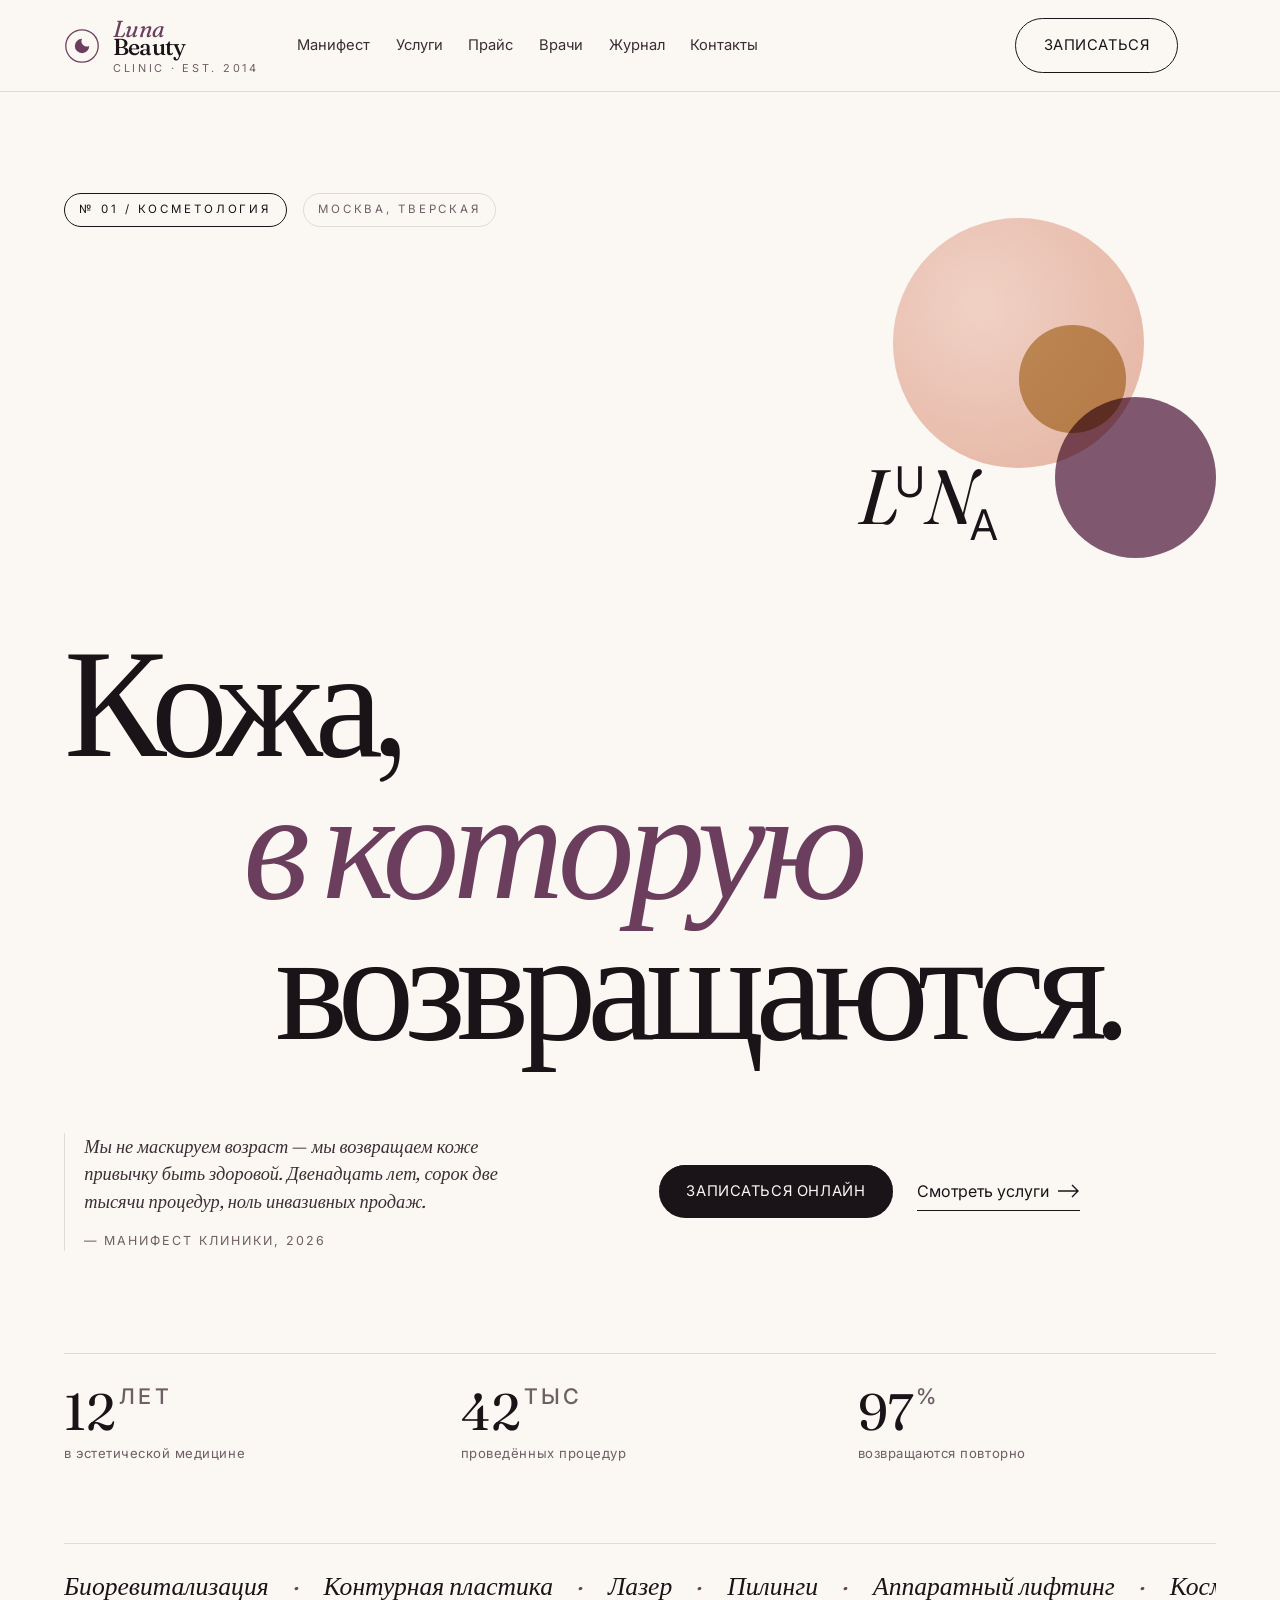
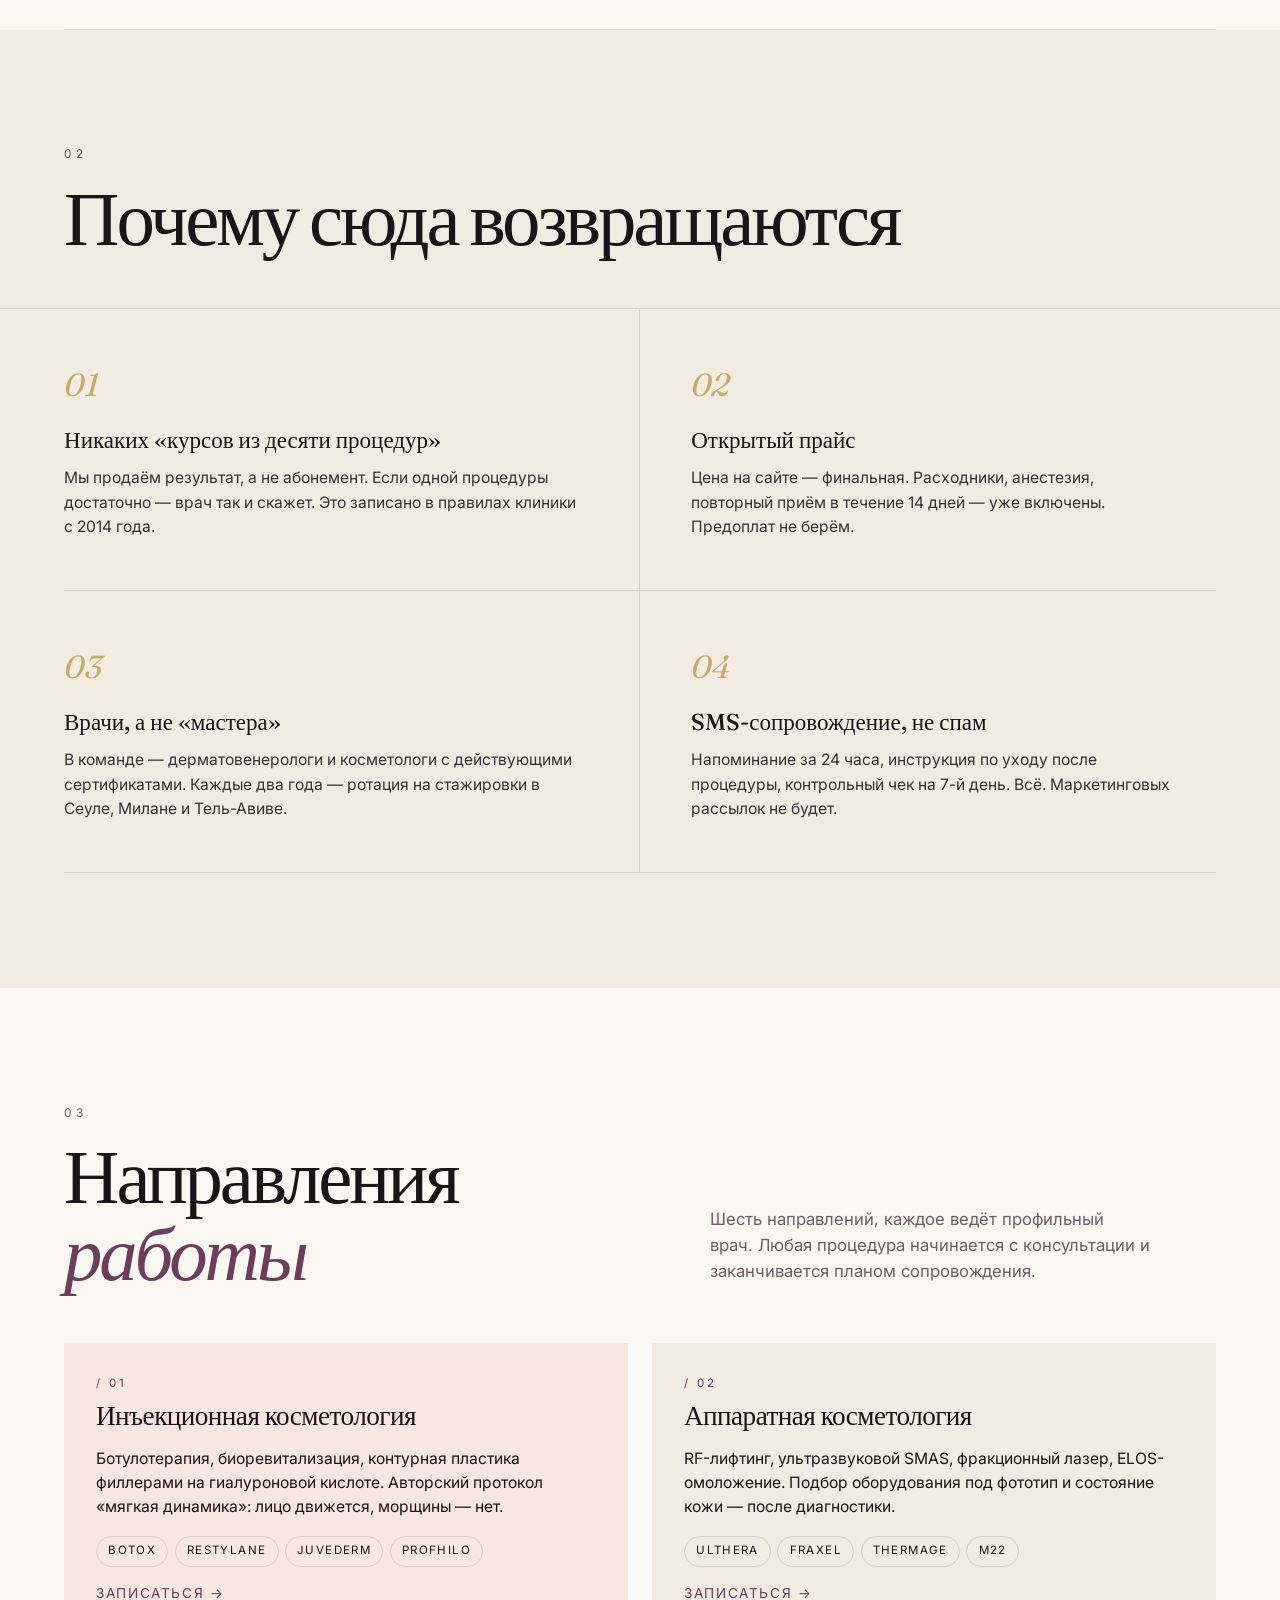
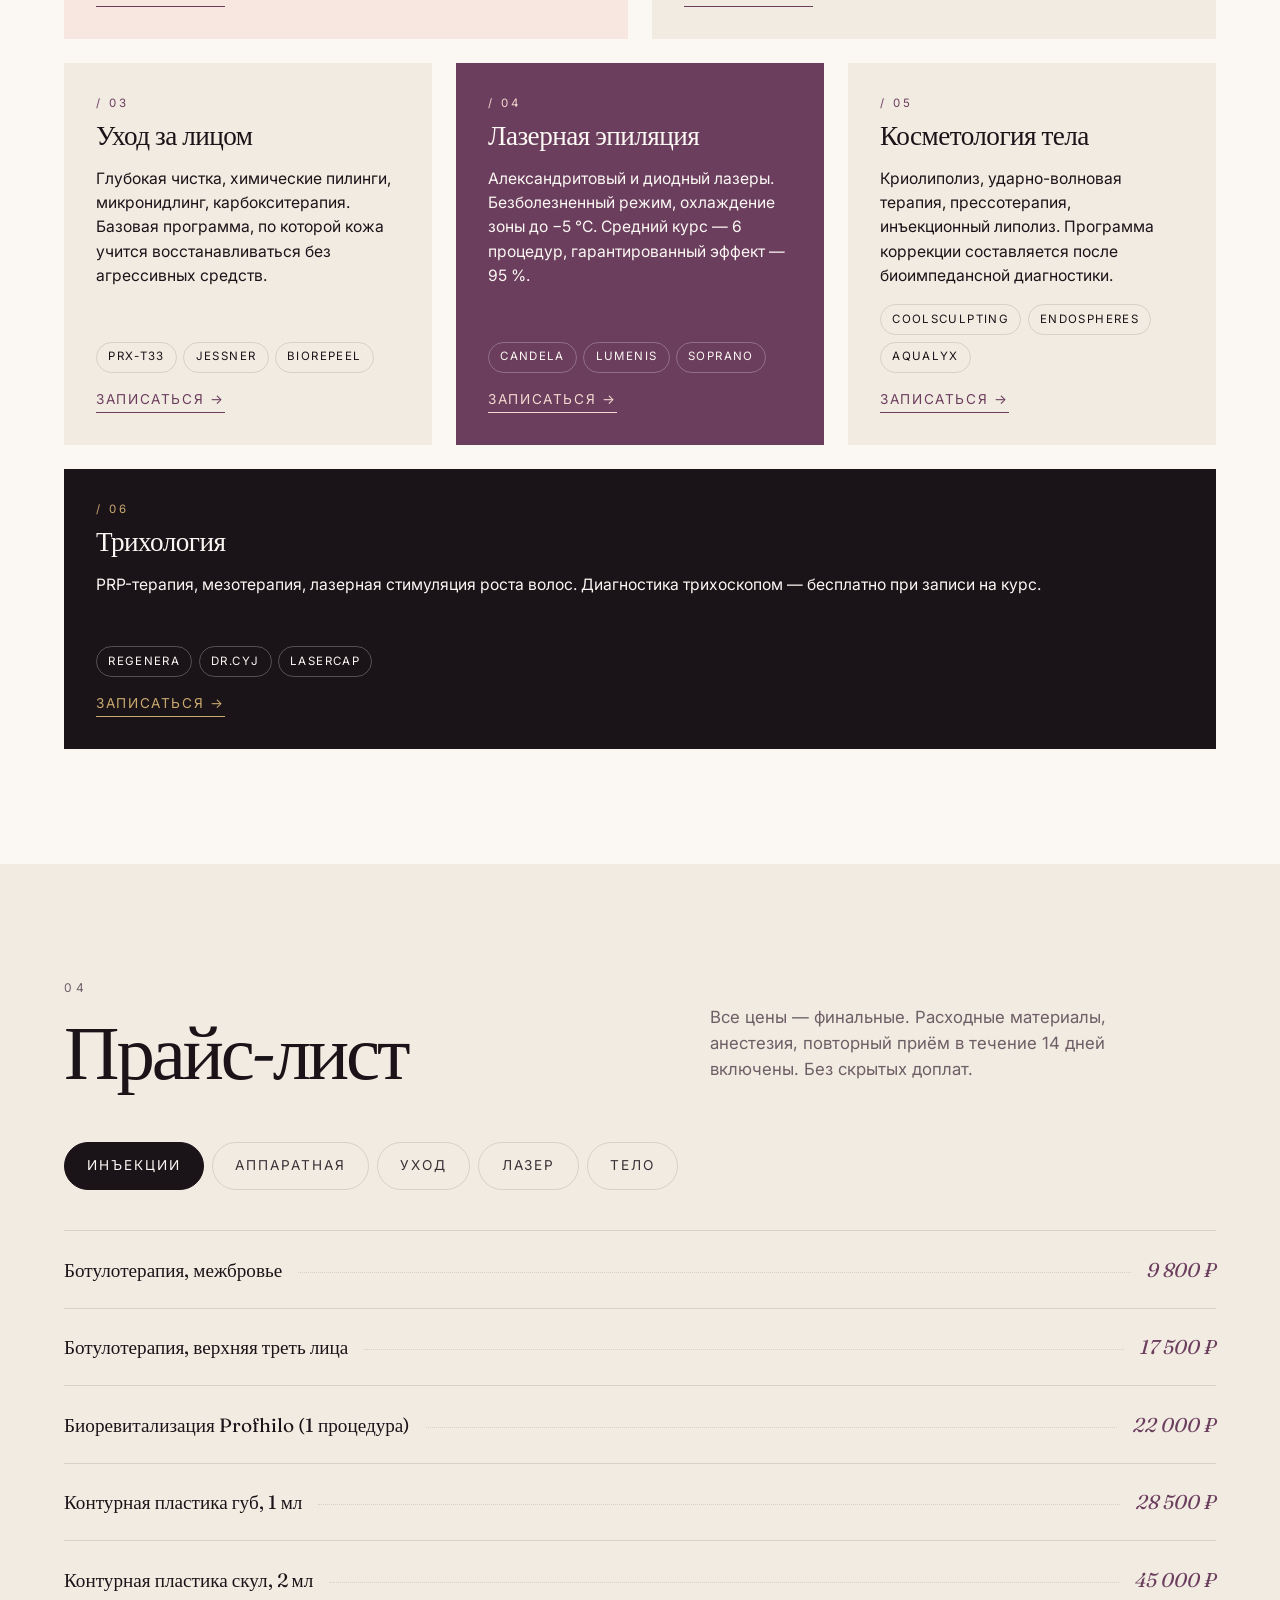
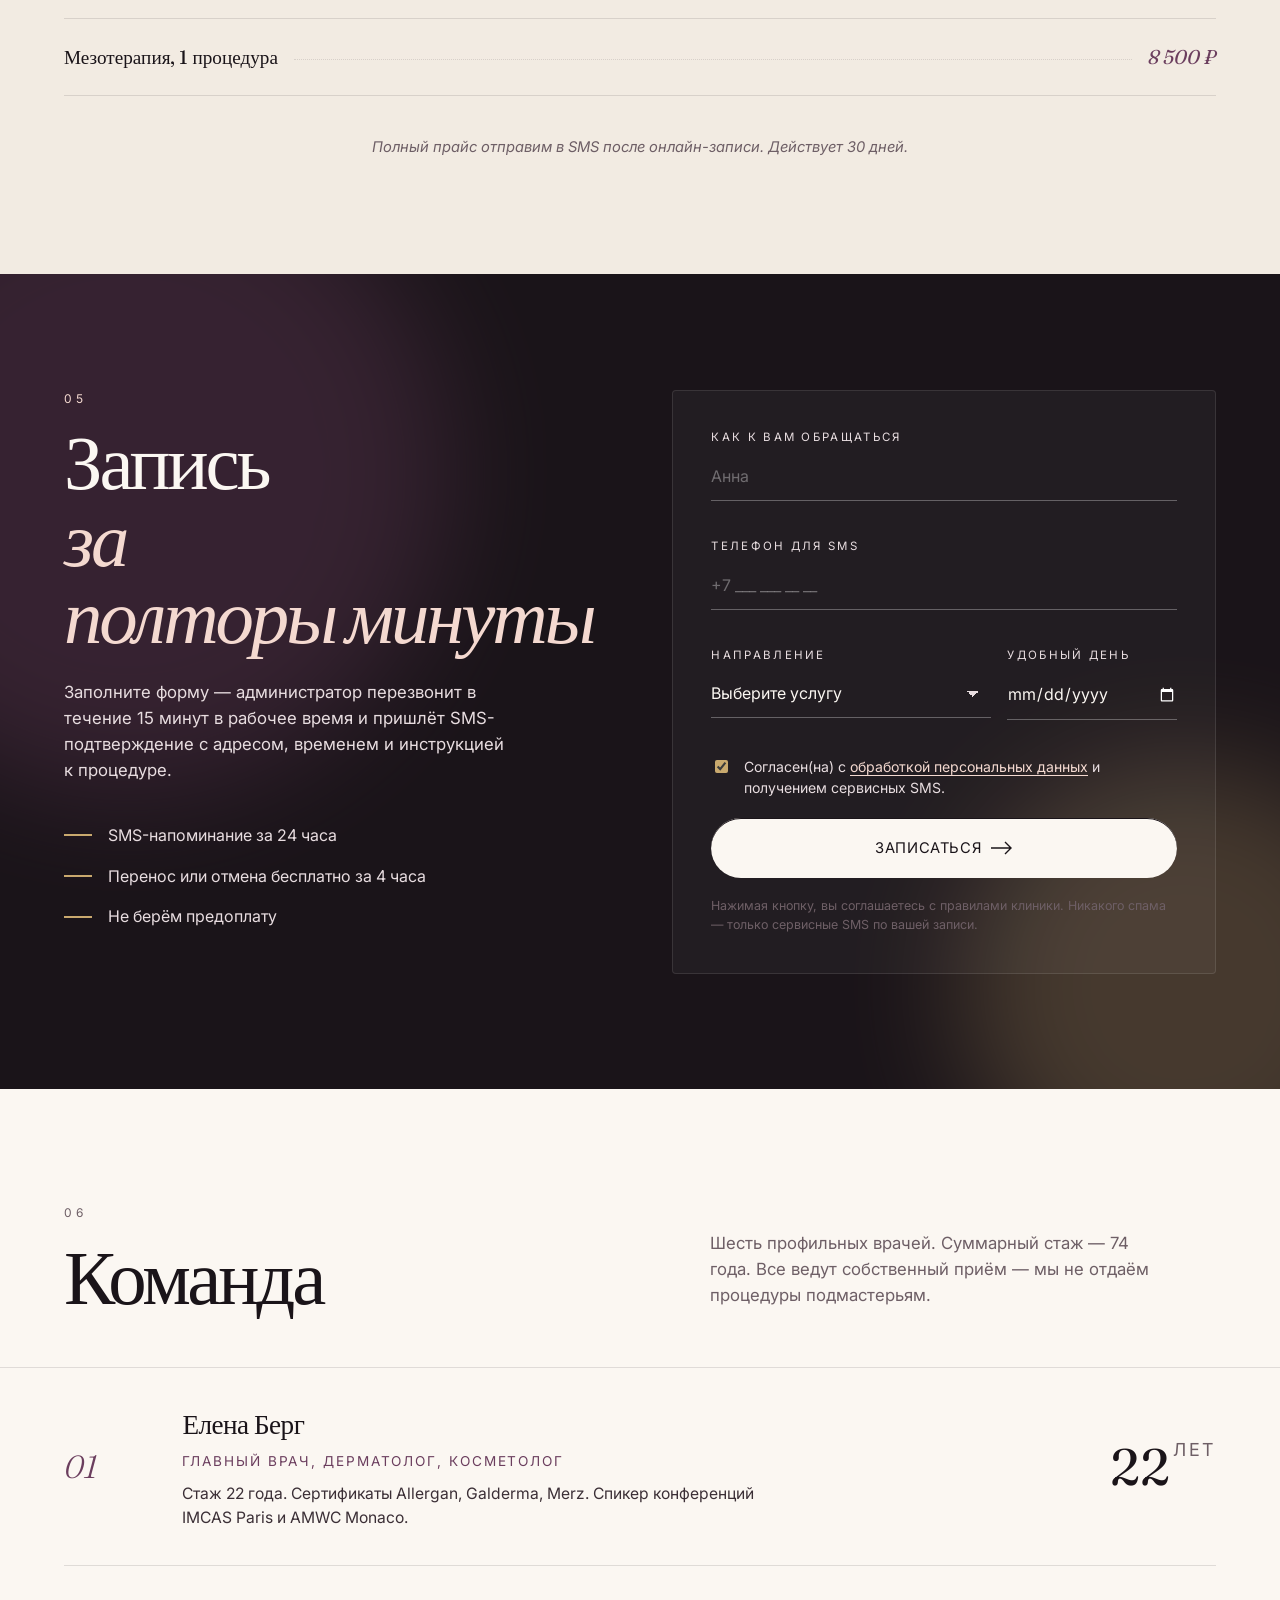
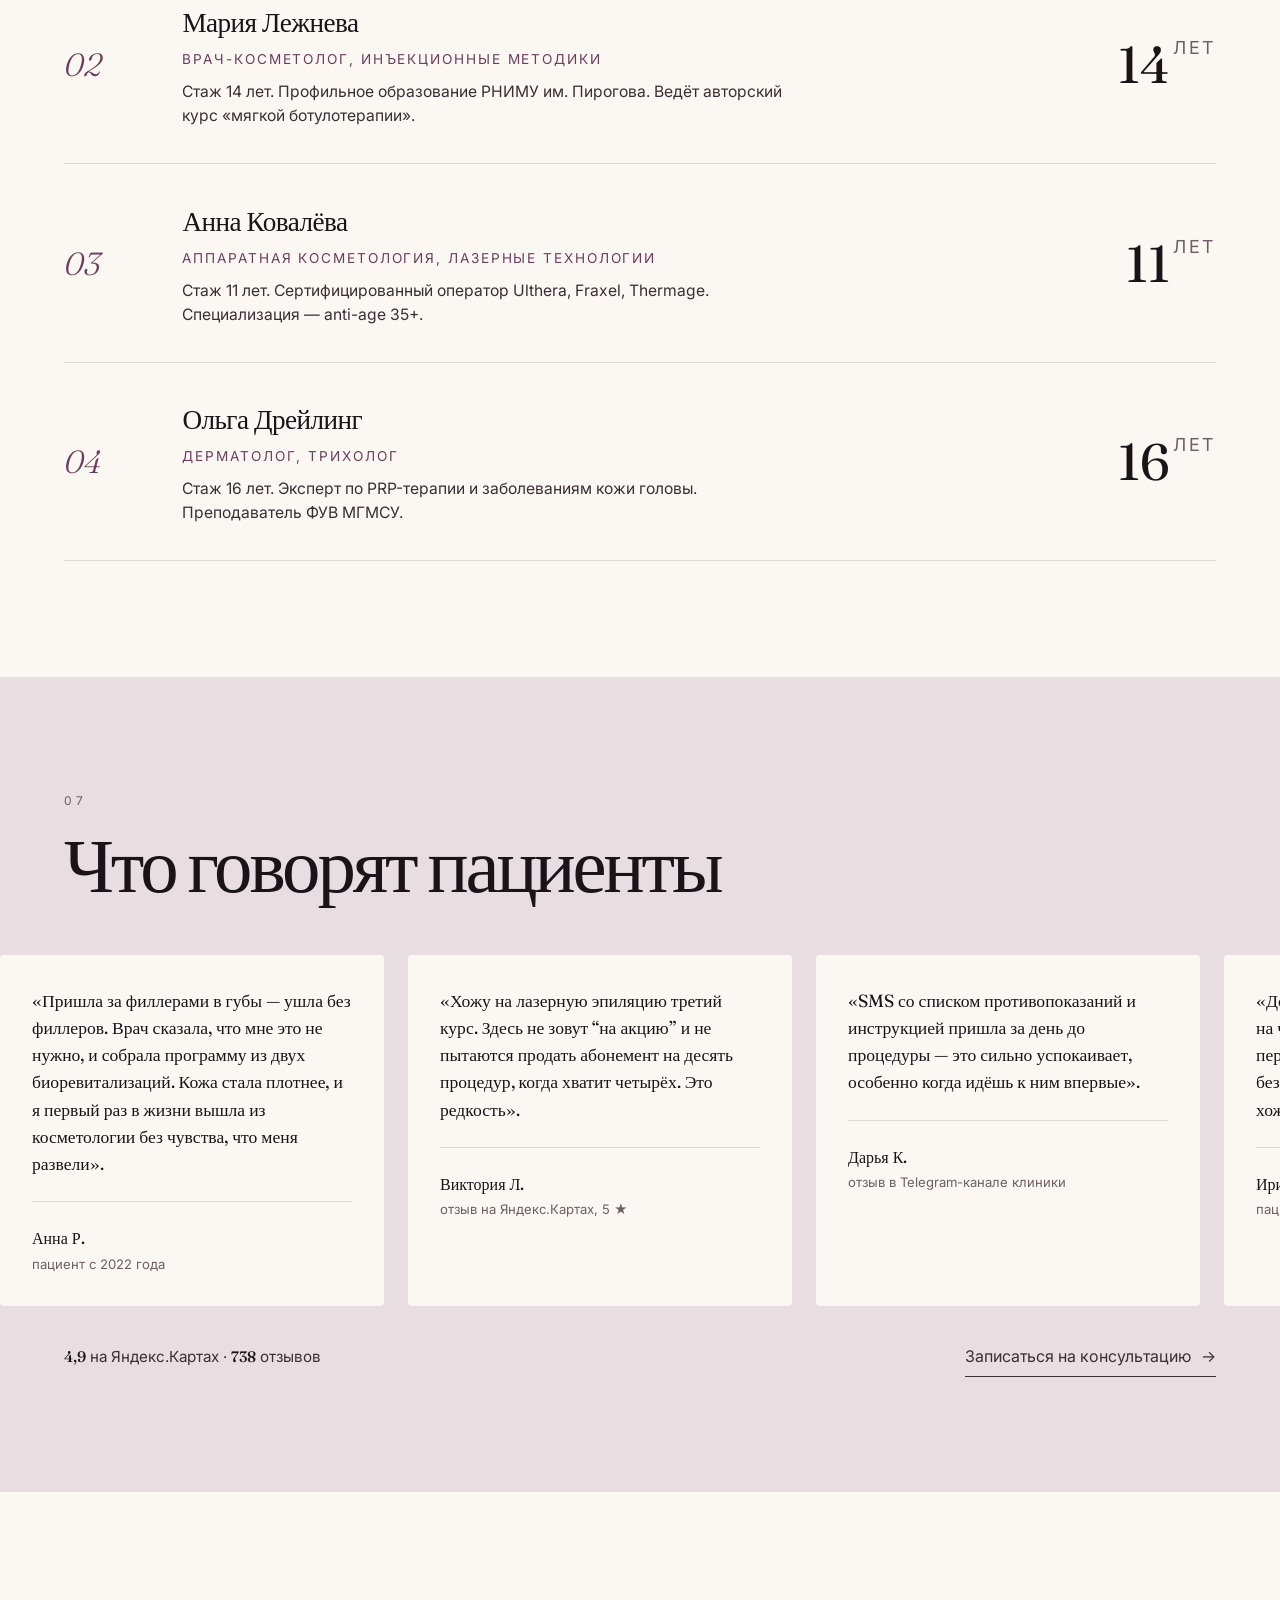
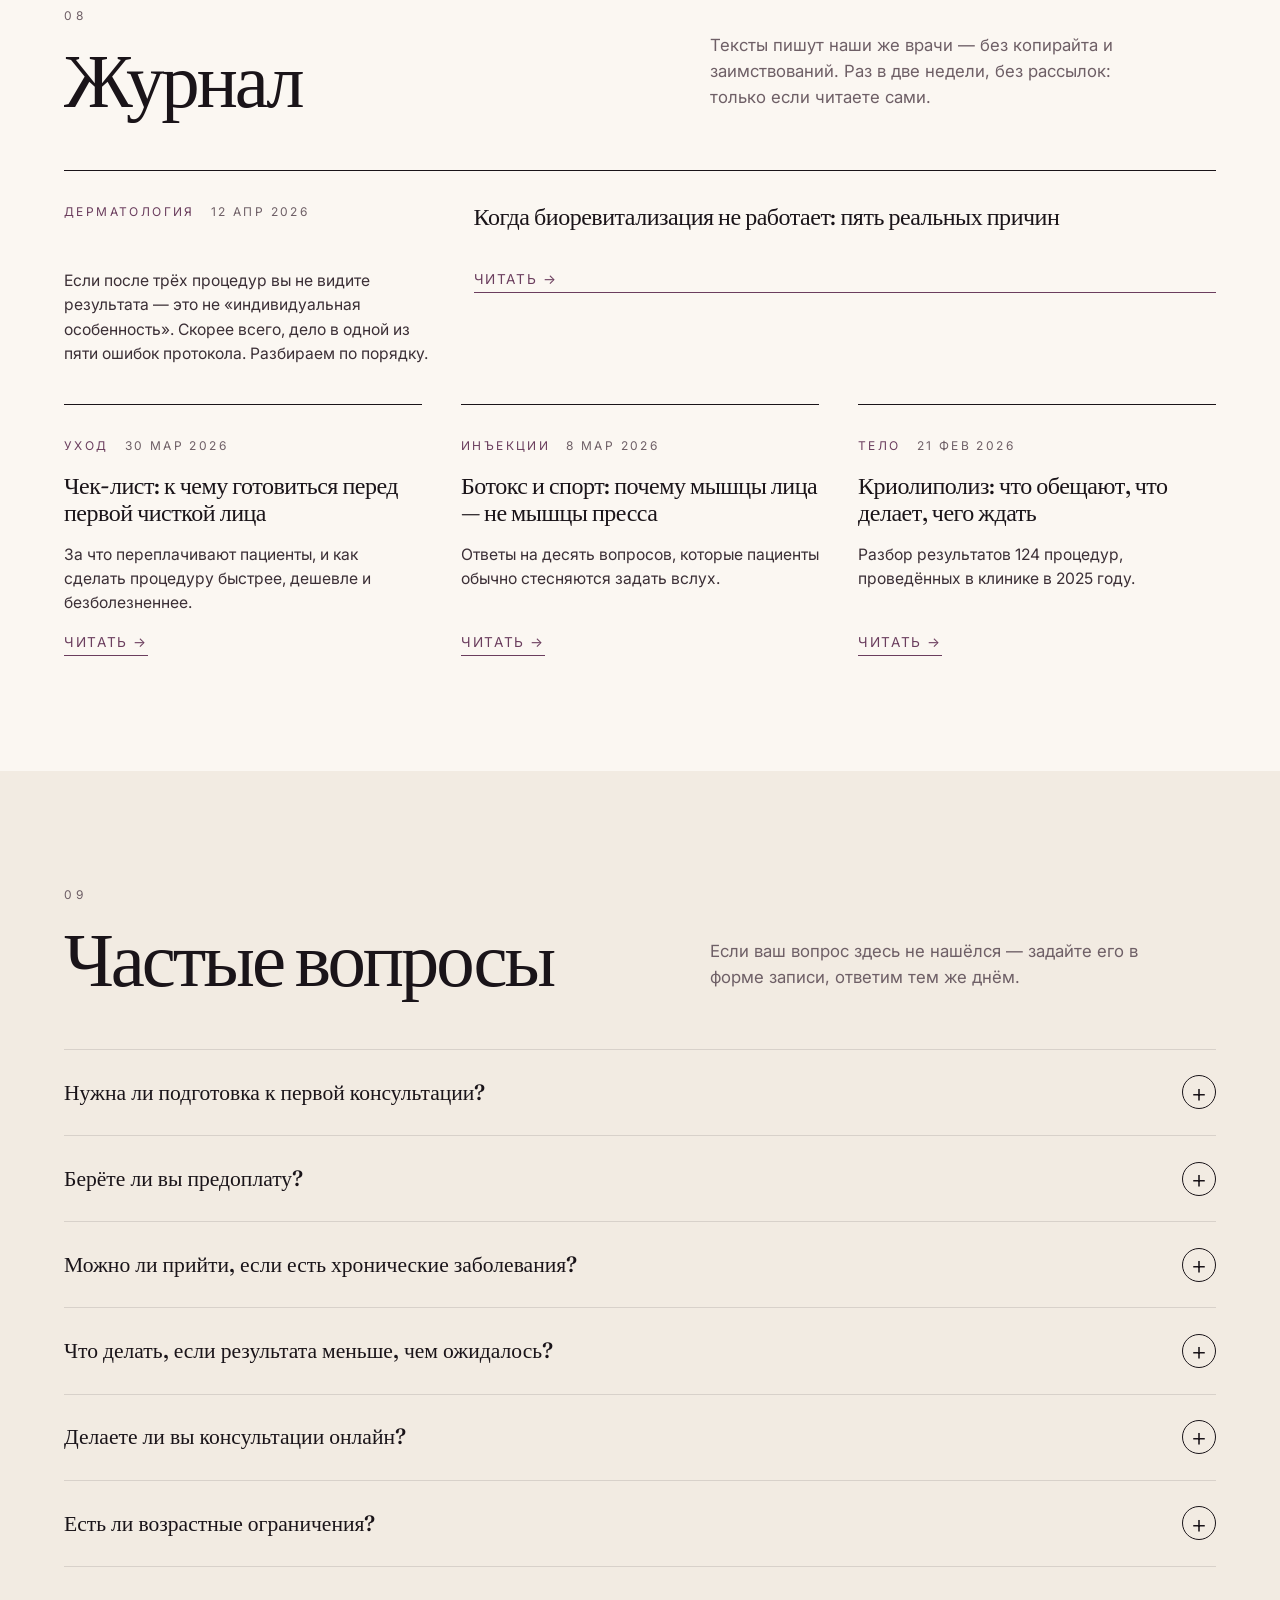
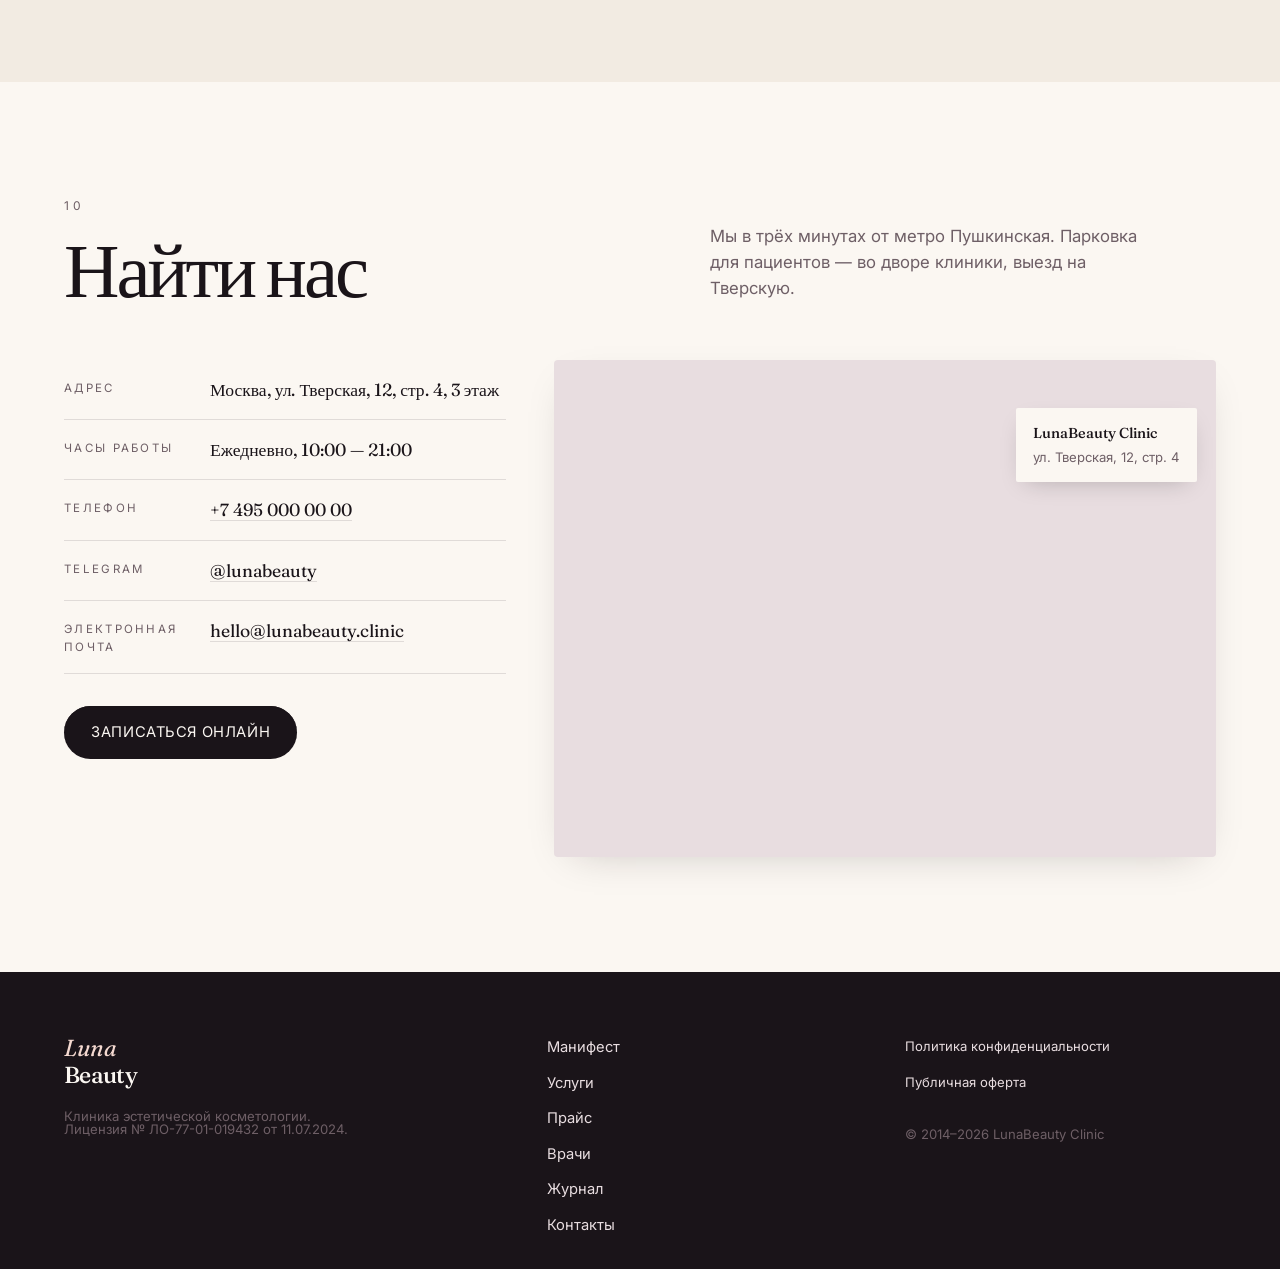
<file: LunaBeauty Clinic/index.html>
<!doctype html>
<html lang="ru">
<head>
<meta charset="utf-8" />
<meta name="viewport" content="width=device-width, initial-scale=1, viewport-fit=cover" />
<meta name="theme-color" content="#FBF7F2" />

<title>LunaBeauty Clinic — косметологическая клиника в центре города. Онлайн-запись 24/7</title>
<meta name="description" content="LunaBeauty Clinic — клиника эстетической косметологии. Инъекции, аппаратные методики, уход за лицом и телом. Онлайн-запись с SMS-напоминанием, прайс без скрытых платежей, врачи с международной сертификацией." />
<meta name="keywords" content="косметология, клиника красоты, ботулотерапия, мезотерапия, биоревитализация, лазерная эпиляция, чистка лица, онлайн запись косметолог" />
<meta name="robots" content="index, follow, max-image-preview:large" />
<link rel="canonical" href="https://lunabeauty.clinic/" />

<meta property="og:type" content="website" />
<meta property="og:locale" content="ru_RU" />
<meta property="og:site_name" content="LunaBeauty Clinic" />
<meta property="og:title" content="LunaBeauty Clinic — клиника эстетической косметологии" />
<meta property="og:description" content="Авторские протоколы, врачи с международной сертификацией, онлайн-запись с SMS-напоминанием. Прайс без скрытых платежей." />
<meta property="og:url" content="https://lunabeauty.clinic/" />
<meta property="og:image" content="https://lunabeauty.clinic/og.jpg" />
<meta property="og:image:width" content="1200" />
<meta property="og:image:height" content="630" />

<meta name="twitter:card" content="summary_large_image" />
<meta name="twitter:title" content="LunaBeauty Clinic — клиника эстетической косметологии" />
<meta name="twitter:description" content="Авторские протоколы, онлайн-запись 24/7, SMS-напоминания. Прайс открытый." />
<meta name="twitter:image" content="https://lunabeauty.clinic/og.jpg" />

<link rel="icon" href="data:image/svg+xml,%3Csvg xmlns='http://www.w3.org/2000/svg' viewBox='0 0 32 32'%3E%3Ccircle cx='16' cy='16' r='14' fill='%236B3E5E'/%3E%3Cpath d='M22 16a6 6 0 1 1-6-6 4.5 4.5 0 0 0 6 6Z' fill='%23FBF7F2'/%3E%3C/svg%3E" />

<link rel="preconnect" href="https://fonts.googleapis.com" />
<link rel="preconnect" href="https://fonts.gstatic.com" crossorigin />
<link href="https://fonts.googleapis.com/css2?family=Fraunces:opsz,wght,SOFT,WONK@9..144,300..900,0..100,0..1&family=Inter:wght@300;400;500;600&display=swap" rel="stylesheet" />

<link rel="stylesheet" href="style.css" />

<script type="application/ld+json">
{
  "@context": "https://schema.org",
  "@type": "MedicalBusiness",
  "name": "LunaBeauty Clinic",
  "image": "https://lunabeauty.clinic/og.jpg",
  "url": "https://lunabeauty.clinic/",
  "telephone": "+7 495 000 00 00",
  "priceRange": "1500–45000 RUB",
  "address": {
    "@type": "PostalAddress",
    "streetAddress": "ул. Тверская, 12, стр. 4",
    "addressLocality": "Москва",
    "postalCode": "125009",
    "addressCountry": "RU"
  },
  "geo": {
    "@type": "GeoCoordinates",
    "latitude": 55.7615,
    "longitude": 37.6094
  },
  "openingHoursSpecification": [{
    "@type": "OpeningHoursSpecification",
    "dayOfWeek": ["Monday","Tuesday","Wednesday","Thursday","Friday","Saturday","Sunday"],
    "opens": "10:00",
    "closes": "21:00"
  }],
  "sameAs": [
    "https://t.me/lunabeauty",
    "https://vk.com/lunabeauty"
  ],
  "medicalSpecialty": ["Dermatology","CosmeticDentistry","PlasticSurgery"]
}
</script>
</head>

<body>

<a class="skip-link" href="#online">Перейти к онлайн-записи</a>

<header class="topbar" id="top">
  <div class="topbar__inner">
    <a class="brand" href="#top" aria-label="LunaBeauty Clinic, на главную">
      <span class="brand__mark" aria-hidden="true">
        <svg viewBox="0 0 40 40" width="36" height="36"><circle cx="20" cy="20" r="18" fill="none" stroke="currentColor" stroke-width="1.4"/><path d="M28 20a8 8 0 1 1-8-8 6 6 0 0 0 8 8Z" fill="currentColor"/></svg>
      </span>
      <span class="brand__name">
        <span class="brand__line1">Luna</span><span class="brand__line2">Beauty</span>
        <span class="brand__sub">Clinic <span aria-hidden="true">·</span> est. 2014</span>
      </span>
    </a>

    <nav class="nav" aria-label="Главная навигация">
      <a href="#manifest">Манифест</a>
      <a href="#services">Услуги</a>
      <a href="#prices">Прайс</a>
      <a href="#doctors">Врачи</a>
      <a href="#journal">Журнал</a>
      <a href="#contacts">Контакты</a>
    </nav>

    <a class="cta cta--ghost" href="#online">Записаться</a>

    <button class="burger" aria-label="Открыть меню" aria-expanded="false" aria-controls="mobile-menu">
      <span></span><span></span><span></span>
    </button>
  </div>

  <div class="mobile-menu" id="mobile-menu" hidden>
    <a href="#manifest">Манифест</a>
    <a href="#services">Услуги</a>
    <a href="#prices">Прайс</a>
    <a href="#doctors">Врачи</a>
    <a href="#journal">Журнал</a>
    <a href="#contacts">Контакты</a>
    <a class="cta" href="#online">Онлайн-запись</a>
  </div>
</header>

<main id="content">

  <!-- HERO — асимметричный редакционный разворот -->
  <section class="hero" aria-labelledby="hero-title">
    <div class="hero__grid">

      <div class="hero__meta">
        <span class="tag">№ 01 / Косметология</span>
        <span class="tag tag--mute">Москва, Тверская</span>
      </div>

      <h1 class="hero__title" id="hero-title">
        <span class="hero__line hero__line--1">Кожа,</span>
        <span class="hero__line hero__line--2"><em>в которую</em></span>
        <span class="hero__line hero__line--3">возвращаются.</span>
      </h1>

      <aside class="hero__quote">
        <p>Мы не маскируем возраст — мы возвращаем коже привычку быть здоровой. Двенадцать лет, сорок две тысячи процедур, ноль инвазивных продаж.</p>
        <span class="hero__quote-sig">— Манифест клиники, 2026</span>
      </aside>

      <div class="hero__cta">
        <a class="cta cta--primary" href="#online">Записаться онлайн</a>
        <a class="cta cta--text" href="#services">
          <span>Смотреть услуги</span>
          <svg width="22" height="14" viewBox="0 0 22 14" aria-hidden="true"><path d="M0 7h20m-6-6 6 6-6 6" fill="none" stroke="currentColor" stroke-width="1.4"/></svg>
        </a>
      </div>

      <div class="hero__stats" role="list">
        <div role="listitem"><b>12<sup>лет</sup></b><span>в эстетической медицине</span></div>
        <div role="listitem"><b>42<sup>тыс</sup></b><span>проведённых процедур</span></div>
        <div role="listitem"><b>97<sup>%</sup></b><span>возвращаются повторно</span></div>
      </div>

      <figure class="hero__plate" aria-hidden="true">
        <div class="plate__circle plate__circle--a"></div>
        <div class="plate__circle plate__circle--b"></div>
        <div class="plate__circle plate__circle--c"></div>
        <div class="plate__type">L<sup>U</sup>N<sub>A</sub></div>
      </figure>

    </div>

    <div class="marquee" aria-hidden="true">
      <div class="marquee__track">
        <span>Биоревитализация</span><span>·</span><span>Контурная пластика</span><span>·</span><span>Лазер</span><span>·</span><span>Пилинги</span><span>·</span><span>Аппаратный лифтинг</span><span>·</span><span>Косметология тела</span><span>·</span>
        <span>Биоревитализация</span><span>·</span><span>Контурная пластика</span><span>·</span><span>Лазер</span><span>·</span><span>Пилинги</span><span>·</span><span>Аппаратный лифтинг</span><span>·</span><span>Косметология тела</span><span>·</span>
      </div>
    </div>
  </section>


  <!-- МАНИФЕСТ -->
  <section class="manifest" id="manifest" aria-labelledby="manifest-title">
    <header class="section-head">
      <span class="section-head__num">02</span>
      <h2 id="manifest-title">Почему сюда возвращаются</h2>
    </header>

    <ol class="manifest__list">
      <li class="manifest__item reveal">
        <span class="manifest__num">01</span>
        <h3>Никаких «курсов из десяти процедур»</h3>
        <p>Мы продаём результат, а не абонемент. Если одной процедуры достаточно — врач так и скажет. Это записано в правилах клиники с 2014 года.</p>
      </li>
      <li class="manifest__item reveal">
        <span class="manifest__num">02</span>
        <h3>Открытый прайс</h3>
        <p>Цена на сайте — финальная. Расходники, анестезия, повторный приём в течение 14 дней — уже включены. Предоплат не берём.</p>
      </li>
      <li class="manifest__item reveal">
        <span class="manifest__num">03</span>
        <h3>Врачи, а не «мастера»</h3>
        <p>В команде — дерматовенерологи и косметологи с действующими сертификатами. Каждые два года — ротация на стажировки в Сеуле, Милане и Тель-Авиве.</p>
      </li>
      <li class="manifest__item reveal">
        <span class="manifest__num">04</span>
        <h3>SMS-сопровождение, не спам</h3>
        <p>Напоминание за 24 часа, инструкция по уходу после процедуры, контрольный чек на 7-й день. Всё. Маркетинговых рассылок не будет.</p>
      </li>
    </ol>
  </section>


  <!-- УСЛУГИ — редакционные карточки с разной геометрией -->
  <section class="services" id="services" aria-labelledby="services-title">
    <header class="section-head section-head--split">
      <div>
        <span class="section-head__num">03</span>
        <h2 id="services-title">Направления <em>работы</em></h2>
      </div>
      <p class="section-head__lede">Шесть направлений, каждое ведёт профильный врач. Любая процедура начинается с консультации и заканчивается планом сопровождения.</p>
    </header>

    <div class="services__grid">

      <article class="service service--1 reveal" tabindex="0">
        <header class="service__head">
          <span class="service__index">/ 01</span>
          <h3>Инъекционная косметология</h3>
        </header>
        <p>Ботулотерапия, биоревитализация, контурная пластика филлерами на гиалуроновой кислоте. Авторский протокол «мягкая динамика»: лицо движется, морщины — нет.</p>
        <ul class="service__tags">
          <li>Botox</li><li>Restylane</li><li>Juvederm</li><li>Profhilo</li>
        </ul>
        <a class="service__more" href="#online" aria-label="Записаться на инъекционную косметологию">Записаться <span aria-hidden="true">→</span></a>
      </article>

      <article class="service service--2 reveal" tabindex="0">
        <header class="service__head">
          <span class="service__index">/ 02</span>
          <h3>Аппаратная косметология</h3>
        </header>
        <p>RF-лифтинг, ультразвуковой SMAS, фракционный лазер, ELOS-омоложение. Подбор оборудования под фототип и состояние кожи — после диагностики.</p>
        <ul class="service__tags">
          <li>Ulthera</li><li>Fraxel</li><li>Thermage</li><li>M22</li>
        </ul>
        <a class="service__more" href="#online">Записаться <span aria-hidden="true">→</span></a>
      </article>

      <article class="service service--3 reveal" tabindex="0">
        <header class="service__head">
          <span class="service__index">/ 03</span>
          <h3>Уход за лицом</h3>
        </header>
        <p>Глубокая чистка, химические пилинги, микронидлинг, карбокситерапия. Базовая программа, по которой кожа учится восстанавливаться без агрессивных средств.</p>
        <ul class="service__tags">
          <li>PRX-T33</li><li>Jessner</li><li>BioRePeel</li>
        </ul>
        <a class="service__more" href="#online">Записаться <span aria-hidden="true">→</span></a>
      </article>

      <article class="service service--4 reveal" tabindex="0">
        <header class="service__head">
          <span class="service__index">/ 04</span>
          <h3>Лазерная эпиляция</h3>
        </header>
        <p>Александритовый и диодный лазеры. Безболезненный режим, охлаждение зоны до −5 °C. Средний курс — 6 процедур, гарантированный эффект — 95 %.</p>
        <ul class="service__tags">
          <li>Candela</li><li>Lumenis</li><li>Soprano</li>
        </ul>
        <a class="service__more" href="#online">Записаться <span aria-hidden="true">→</span></a>
      </article>

      <article class="service service--5 reveal" tabindex="0">
        <header class="service__head">
          <span class="service__index">/ 05</span>
          <h3>Косметология тела</h3>
        </header>
        <p>Криолиполиз, ударно-волновая терапия, прессотерапия, инъекционный липолиз. Программа коррекции составляется после биоимпедансной диагностики.</p>
        <ul class="service__tags">
          <li>CoolSculpting</li><li>Endospheres</li><li>Aqualyx</li>
        </ul>
        <a class="service__more" href="#online">Записаться <span aria-hidden="true">→</span></a>
      </article>

      <article class="service service--6 reveal" tabindex="0">
        <header class="service__head">
          <span class="service__index">/ 06</span>
          <h3>Трихология</h3>
        </header>
        <p>PRP-терапия, мезотерапия, лазерная стимуляция роста волос. Диагностика трихоскопом — бесплатно при записи на курс.</p>
        <ul class="service__tags">
          <li>Regenera</li><li>Dr.CYJ</li><li>Lasercap</li>
        </ul>
        <a class="service__more" href="#online">Записаться <span aria-hidden="true">→</span></a>
      </article>

    </div>
  </section>


  <!-- ПРАЙС-ЛИСТ -->
  <section class="prices" id="prices" aria-labelledby="prices-title">
    <header class="section-head section-head--split">
      <div>
        <span class="section-head__num">04</span>
        <h2 id="prices-title">Прайс-лист</h2>
      </div>
      <p class="section-head__lede">Все цены — финальные. Расходные материалы, анестезия, повторный приём в течение 14 дней включены. Без скрытых доплат.</p>
    </header>

    <div class="prices__tabs" role="tablist" aria-label="Категории прайса">
      <button class="ptab is-active" role="tab" aria-selected="true" data-tab="injections">Инъекции</button>
      <button class="ptab" role="tab" aria-selected="false" data-tab="hardware">Аппаратная</button>
      <button class="ptab" role="tab" aria-selected="false" data-tab="care">Уход</button>
      <button class="ptab" role="tab" aria-selected="false" data-tab="laser">Лазер</button>
      <button class="ptab" role="tab" aria-selected="false" data-tab="body">Тело</button>
    </div>

    <div class="prices__panels">

      <div class="ppanel is-active" data-panel="injections" role="tabpanel">
        <ol class="plist">
          <li><span class="plist__name">Ботулотерапия, межбровье</span><span class="plist__line" aria-hidden="true"></span><span class="plist__price">9 800 ₽</span></li>
          <li><span class="plist__name">Ботулотерапия, верхняя треть лица</span><span class="plist__line" aria-hidden="true"></span><span class="plist__price">17 500 ₽</span></li>
          <li><span class="plist__name">Биоревитализация Profhilo (1 процедура)</span><span class="plist__line" aria-hidden="true"></span><span class="plist__price">22 000 ₽</span></li>
          <li><span class="plist__name">Контурная пластика губ, 1 мл</span><span class="plist__line" aria-hidden="true"></span><span class="plist__price">28 500 ₽</span></li>
          <li><span class="plist__name">Контурная пластика скул, 2 мл</span><span class="plist__line" aria-hidden="true"></span><span class="plist__price">45 000 ₽</span></li>
          <li><span class="plist__name">Мезотерапия, 1 процедура</span><span class="plist__line" aria-hidden="true"></span><span class="plist__price">8 500 ₽</span></li>
        </ol>
      </div>

      <div class="ppanel" data-panel="hardware" role="tabpanel" hidden>
        <ol class="plist">
          <li><span class="plist__name">SMAS-лифтинг Ulthera, овал</span><span class="plist__line"></span><span class="plist__price">42 000 ₽</span></li>
          <li><span class="plist__name">RF-лифтинг Thermage, лицо</span><span class="plist__line"></span><span class="plist__price">38 000 ₽</span></li>
          <li><span class="plist__name">Фракционный лазер Fraxel</span><span class="plist__line"></span><span class="plist__price">24 500 ₽</span></li>
          <li><span class="plist__name">ELOS-омоложение, лицо</span><span class="plist__line"></span><span class="plist__price">14 000 ₽</span></li>
          <li><span class="plist__name">Микротоковая терапия</span><span class="plist__line"></span><span class="plist__price">4 800 ₽</span></li>
        </ol>
      </div>

      <div class="ppanel" data-panel="care" role="tabpanel" hidden>
        <ol class="plist">
          <li><span class="plist__name">Атравматичная чистка</span><span class="plist__line"></span><span class="plist__price">5 500 ₽</span></li>
          <li><span class="plist__name">Пилинг PRX-T33</span><span class="plist__line"></span><span class="plist__price">7 200 ₽</span></li>
          <li><span class="plist__name">Микронидлинг Dermapen</span><span class="plist__line"></span><span class="plist__price">9 800 ₽</span></li>
          <li><span class="plist__name">Карбокситерапия лица</span><span class="plist__line"></span><span class="plist__price">4 500 ₽</span></li>
          <li><span class="plist__name">Уход «Сияние», 90 минут</span><span class="plist__line"></span><span class="plist__price">8 900 ₽</span></li>
        </ol>
      </div>

      <div class="ppanel" data-panel="laser" role="tabpanel" hidden>
        <ol class="plist">
          <li><span class="plist__name">Лазерная эпиляция, подмышки</span><span class="plist__line"></span><span class="plist__price">2 800 ₽</span></li>
          <li><span class="plist__name">Лазерная эпиляция, голени</span><span class="plist__line"></span><span class="plist__price">6 500 ₽</span></li>
          <li><span class="plist__name">Лазерная эпиляция, бикини глубокое</span><span class="plist__line"></span><span class="plist__price">5 200 ₽</span></li>
          <li><span class="plist__name">Удаление сосудистых звёздочек</span><span class="plist__line"></span><span class="plist__price">от 1 500 ₽</span></li>
          <li><span class="plist__name">Лазерное удаление пигмента</span><span class="plist__line"></span><span class="plist__price">от 3 500 ₽</span></li>
        </ol>
      </div>

      <div class="ppanel" data-panel="body" role="tabpanel" hidden>
        <ol class="plist">
          <li><span class="plist__name">Криолиполиз, 1 зона</span><span class="plist__line"></span><span class="plist__price">22 000 ₽</span></li>
          <li><span class="plist__name">Прессотерапия, 1 сеанс</span><span class="plist__line"></span><span class="plist__price">3 200 ₽</span></li>
          <li><span class="plist__name">Endospheres, тело</span><span class="plist__line"></span><span class="plist__price">5 800 ₽</span></li>
          <li><span class="plist__name">Инъекционный липолиз Aqualyx</span><span class="plist__line"></span><span class="plist__price">12 500 ₽</span></li>
        </ol>
      </div>

    </div>

    <p class="prices__note">Полный прайс отправим в SMS после онлайн-записи. Действует 30 дней.</p>
  </section>


  <!-- ОНЛАЙН-ЗАПИСЬ -->
  <section class="online" id="online" aria-labelledby="online-title">
    <div class="online__bg" aria-hidden="true">
      <span class="online__circle online__circle--1"></span>
      <span class="online__circle online__circle--2"></span>
    </div>

    <div class="online__grid">
      <div class="online__copy">
        <span class="section-head__num">05</span>
        <h2 id="online-title">Запись<br/><em>за полторы&nbsp;минуты</em></h2>
        <p class="online__lede">Заполните форму — администратор перезвонит в течение 15 минут в рабочее время и пришлёт SMS-подтверждение с адресом, временем и инструкцией к процедуре.</p>

        <ul class="online__pluses">
          <li>SMS-напоминание за 24 часа</li>
          <li>Перенос или отмена бесплатно за 4 часа</li>
          <li>Не берём предоплату</li>
        </ul>
      </div>

      <form class="form" id="bookingForm" novalidate>
        <div class="form__row">
          <label class="field">
            <span class="field__label">Как к вам обращаться</span>
            <input class="field__input" type="text" name="name" autocomplete="given-name" required minlength="2" placeholder="Анна" />
            <span class="field__error" data-error="name"></span>
          </label>
        </div>

        <div class="form__row">
          <label class="field">
            <span class="field__label">Телефон для SMS</span>
            <input class="field__input" type="tel" name="phone" autocomplete="tel" required placeholder="+7 ___ ___ __ __" inputmode="tel" />
            <span class="field__error" data-error="phone"></span>
          </label>
        </div>

        <div class="form__row form__row--2">
          <label class="field">
            <span class="field__label">Направление</span>
            <select class="field__input" name="service" required>
              <option value="" disabled selected>Выберите услугу</option>
              <option>Инъекционная косметология</option>
              <option>Аппаратная косметология</option>
              <option>Уход за лицом</option>
              <option>Лазерная эпиляция</option>
              <option>Косметология тела</option>
              <option>Трихология</option>
              <option>Не знаю — нужна консультация</option>
            </select>
            <span class="field__error" data-error="service"></span>
          </label>

          <label class="field">
            <span class="field__label">Удобный день</span>
            <input class="field__input" type="date" name="date" />
          </label>
        </div>

        <div class="form__row">
          <label class="field field--check">
            <input type="checkbox" name="agree" required checked />
            <span>Согласен(на) с <a href="#privacy">обработкой персональных данных</a> и получением сервисных SMS.</span>
            <span class="field__error" data-error="agree"></span>
          </label>
        </div>

        <button class="cta cta--primary cta--full" type="submit">
          <span>Записаться</span>
          <svg width="22" height="14" viewBox="0 0 22 14" aria-hidden="true"><path d="M0 7h20m-6-6 6 6-6 6" fill="none" stroke="currentColor" stroke-width="1.4"/></svg>
        </button>

        <p class="form__legal">Нажимая кнопку, вы соглашаетесь с правилами клиники. Никакого спама — только сервисные SMS по вашей записи.</p>

        <div class="form__success" hidden role="status" aria-live="polite">
          <strong>Готово.</strong> Администратор свяжется в течение 15 минут. SMS-подтверждение придёт на указанный номер.
        </div>
      </form>
    </div>
  </section>


  <!-- ВРАЧИ -->
  <section class="doctors" id="doctors" aria-labelledby="doctors-title">
    <header class="section-head section-head--split">
      <div>
        <span class="section-head__num">06</span>
        <h2 id="doctors-title">Команда</h2>
      </div>
      <p class="section-head__lede">Шесть профильных врачей. Суммарный стаж — 74 года. Все ведут собственный приём — мы не отдаём процедуры подмастерьям.</p>
    </header>

    <ol class="doctors__list">
      <li class="doc reveal">
        <div class="doc__num">01</div>
        <div class="doc__body">
          <h3>Елена Берг</h3>
          <p class="doc__role">Главный врач, дерматолог, косметолог</p>
          <p class="doc__bio">Стаж 22 года. Сертификаты Allergan, Galderma, Merz. Спикер конференций IMCAS Paris и AMWC Monaco.</p>
        </div>
        <div class="doc__years">22<sup>лет</sup></div>
      </li>

      <li class="doc reveal">
        <div class="doc__num">02</div>
        <div class="doc__body">
          <h3>Мария Лежнева</h3>
          <p class="doc__role">Врач-косметолог, инъекционные методики</p>
          <p class="doc__bio">Стаж 14 лет. Профильное образование РНИМУ им. Пирогова. Ведёт авторский курс «мягкой ботулотерапии».</p>
        </div>
        <div class="doc__years">14<sup>лет</sup></div>
      </li>

      <li class="doc reveal">
        <div class="doc__num">03</div>
        <div class="doc__body">
          <h3>Анна Ковалёва</h3>
          <p class="doc__role">Аппаратная косметология, лазерные технологии</p>
          <p class="doc__bio">Стаж 11 лет. Сертифицированный оператор Ulthera, Fraxel, Thermage. Специализация — anti-age 35+.</p>
        </div>
        <div class="doc__years">11<sup>лет</sup></div>
      </li>

      <li class="doc reveal">
        <div class="doc__num">04</div>
        <div class="doc__body">
          <h3>Ольга Дрейлинг</h3>
          <p class="doc__role">Дерматолог, трихолог</p>
          <p class="doc__bio">Стаж 16 лет. Эксперт по PRP-терапии и заболеваниям кожи головы. Преподаватель ФУВ МГМСУ.</p>
        </div>
        <div class="doc__years">16<sup>лет</sup></div>
      </li>
    </ol>
  </section>


  <!-- ОТЗЫВЫ — горизонтальный скролл-список -->
  <section class="reviews" id="reviews" aria-labelledby="reviews-title">
    <header class="section-head">
      <span class="section-head__num">07</span>
      <h2 id="reviews-title">Что говорят пациенты</h2>
    </header>

    <div class="reviews__scroller">
      <article class="review">
        <p>«Пришла за филлерами в губы — ушла без филлеров. Врач сказала, что мне это не нужно, и собрала программу из двух биоревитализаций. Кожа стала плотнее, и я первый раз в жизни вышла из косметологии без чувства, что меня развели».</p>
        <footer><b>Анна Р.</b><span>пациент с 2022 года</span></footer>
      </article>
      <article class="review">
        <p>«Хожу на лазерную эпиляцию третий курс. Здесь не зовут “на акцию” и не пытаются продать абонемент на десять процедур, когда хватит четырёх. Это редкость».</p>
        <footer><b>Виктория Л.</b><span>отзыв на Яндекс.Картах, 5 ★</span></footer>
      </article>
      <article class="review">
        <p>«SMS со списком противопоказаний и инструкцией пришла за день до процедуры — это сильно успокаивает, особенно когда идёшь к ним впервые».</p>
        <footer><b>Дарья К.</b><span>отзыв в Telegram-канале клиники</span></footer>
      </article>
      <article class="review">
        <p>«Долго искала, где на меня посмотрят как на человека, а не как на чек. У Елены первая консультация шла сорок минут — без попыток что-то продать. С тех пор хожу только сюда».</p>
        <footer><b>Ирина М.</b><span>пациент с 2019 года</span></footer>
      </article>
      <article class="review">
        <p>«Мне 47, и у меня дикий страх “перетянутости”. Здесь действительно работают в стилистике естественности — после контурной пластики никто не сказал, что я что-то делала».</p>
        <footer><b>Татьяна С.</b><span>отзыв на ПроДокторов, 5 ★</span></footer>
      </article>
    </div>

    <div class="reviews__meta">
      <span><b>4,9</b> на Яндекс.Картах · <b>738</b> отзывов</span>
      <a href="#online" class="cta cta--text">Записаться на консультацию <span aria-hidden="true">→</span></a>
    </div>
  </section>


  <!-- ЖУРНАЛ / БЛОГ -->
  <section class="journal" id="journal" aria-labelledby="journal-title">
    <header class="section-head section-head--split">
      <div>
        <span class="section-head__num">08</span>
        <h2 id="journal-title">Журнал</h2>
      </div>
      <p class="section-head__lede">Тексты пишут наши же врачи — без копирайта и заимствований. Раз в две недели, без рассылок: только если читаете сами.</p>
    </header>

    <div class="journal__grid">
      <article class="post post--lg reveal">
        <div class="post__meta"><span>Дерматология</span><time datetime="2026-04-12">12 апр 2026</time></div>
        <h3>Когда биоревитализация не работает: пять реальных причин</h3>
        <p>Если после трёх процедур вы не видите результата — это не «индивидуальная особенность». Скорее всего, дело в одной из пяти ошибок протокола. Разбираем по порядку.</p>
        <a href="#" aria-label="Читать материал «Когда биоревитализация не работает»">Читать <span aria-hidden="true">→</span></a>
      </article>

      <article class="post reveal">
        <div class="post__meta"><span>Уход</span><time datetime="2026-03-30">30 мар 2026</time></div>
        <h3>Чек-лист: к чему готовиться перед первой чисткой лица</h3>
        <p>За что переплачивают пациенты, и как сделать процедуру быстрее, дешевле и безболезненнее.</p>
        <a href="#">Читать <span aria-hidden="true">→</span></a>
      </article>

      <article class="post reveal">
        <div class="post__meta"><span>Инъекции</span><time datetime="2026-03-08">8 мар 2026</time></div>
        <h3>Ботокс и спорт: почему мышцы лица — не мышцы пресса</h3>
        <p>Ответы на десять вопросов, которые пациенты обычно стесняются задать вслух.</p>
        <a href="#">Читать <span aria-hidden="true">→</span></a>
      </article>

      <article class="post reveal">
        <div class="post__meta"><span>Тело</span><time datetime="2026-02-21">21 фев 2026</time></div>
        <h3>Криолиполиз: что обещают, что делает, чего ждать</h3>
        <p>Разбор результатов 124 процедур, проведённых в клинике в 2025 году.</p>
        <a href="#">Читать <span aria-hidden="true">→</span></a>
      </article>
    </div>
  </section>


  <!-- FAQ -->
  <section class="faq" id="faq" aria-labelledby="faq-title">
    <header class="section-head section-head--split">
      <div>
        <span class="section-head__num">09</span>
        <h2 id="faq-title">Частые вопросы</h2>
      </div>
      <p class="section-head__lede">Если ваш вопрос здесь не нашёлся — задайте его в форме записи, ответим тем же днём.</p>
    </header>

    <ul class="faq__list">
      <li class="faq__item">
        <details>
          <summary>Нужна ли подготовка к первой консультации?</summary>
          <p>Не нужна. Постарайтесь прийти без декоративной косметики, чтобы врач увидел кожу, и принесите список постоянных лекарств — это всё.</p>
        </details>
      </li>
      <li class="faq__item">
        <details>
          <summary>Берёте ли вы предоплату?</summary>
          <p>Нет. Запись подтверждается SMS-сообщением. Перенос или отмена — бесплатно за 4 часа до приёма.</p>
        </details>
      </li>
      <li class="faq__item">
        <details>
          <summary>Можно ли прийти, если есть хронические заболевания?</summary>
          <p>Перед процедурой врач соберёт анамнез и при необходимости попросит выписку от лечащего специалиста. Решение всегда индивидуальное и в пользу безопасности.</p>
        </details>
      </li>
      <li class="faq__item">
        <details>
          <summary>Что делать, если результата меньше, чем ожидалось?</summary>
          <p>В течение 14 дней после процедуры можно прийти на бесплатный повторный приём. Если результат не достигнут по нашей причине — допроцедура за счёт клиники.</p>
        </details>
      </li>
      <li class="faq__item">
        <details>
          <summary>Делаете ли вы консультации онлайн?</summary>
          <p>Да, по Zoom — 30 минут, 2 500 ₽. При записи на очную процедуру в течение месяца стоимость онлайн-консультации вычитается из чека.</p>
        </details>
      </li>
      <li class="faq__item">
        <details>
          <summary>Есть ли возрастные ограничения?</summary>
          <p>Большинство процедур доступны с 18 лет. Уход за кожей и трихология — с 14 лет, при письменном согласии родителя или опекуна.</p>
        </details>
      </li>
    </ul>
  </section>


  <!-- КОНТАКТЫ + КАРТА -->
  <section class="contacts" id="contacts" aria-labelledby="contacts-title">
    <header class="section-head section-head--split">
      <div>
        <span class="section-head__num">10</span>
        <h2 id="contacts-title">Найти&nbsp;нас</h2>
      </div>
      <p class="section-head__lede">Мы в трёх минутах от метро Пушкинская. Парковка для пациентов — во дворе клиники, выезд на Тверскую.</p>
    </header>

    <div class="contacts__grid">
      <div class="contacts__info">
        <dl>
          <div><dt>Адрес</dt><dd>Москва, ул. Тверская, 12, стр. 4, 3 этаж</dd></div>
          <div><dt>Часы работы</dt><dd>Ежедневно, 10:00 — 21:00</dd></div>
          <div><dt>Телефон</dt><dd><a href="tel:+74950000000">+7 495 000 00 00</a></dd></div>
          <div><dt>Telegram</dt><dd><a href="https://t.me/lunabeauty">@lunabeauty</a></dd></div>
          <div><dt>Электронная почта</dt><dd><a href="mailto:hello@lunabeauty.clinic">hello@lunabeauty.clinic</a></dd></div>
        </dl>

        <a class="cta cta--primary" href="#online">Записаться онлайн</a>
      </div>

      <div class="map" id="map" aria-label="Карта расположения клиники LunaBeauty">
        <iframe
          class="map__frame"
          title="Карта: LunaBeauty Clinic, ул. Тверская, 12, стр. 4"
          src="https://yandex.ru/map-widget/v1/?ll=37.609400%2C55.761500&z=16&pt=37.609400%2C55.761500%2Cpm2rdm&l=map"
          loading="lazy"
          referrerpolicy="no-referrer-when-downgrade"
          allowfullscreen></iframe>
        <div class="map__caption" aria-hidden="true">
          <b>LunaBeauty Clinic</b>
          <span>ул. Тверская, 12, стр. 4</span>
        </div>
      </div>
    </div>
  </section>

</main>


<footer class="footer">
  <div class="footer__inner">
    <div class="footer__brand">
      <span class="brand__line1">Luna</span><span class="brand__line2">Beauty</span>
      <p>Клиника эстетической косметологии. Лицензия № ЛО-77-01-019432 от 11.07.2024.</p>
    </div>

    <nav class="footer__nav" aria-label="Подвал">
      <a href="#manifest">Манифест</a>
      <a href="#services">Услуги</a>
      <a href="#prices">Прайс</a>
      <a href="#doctors">Врачи</a>
      <a href="#journal">Журнал</a>
      <a href="#contacts">Контакты</a>
    </nav>

    <div class="footer__legal">
      <a href="#privacy">Политика конфиденциальности</a>
      <a href="#offer">Публичная оферта</a>
      <span>© 2014–2026 LunaBeauty Clinic</span>
    </div>
  </div>
</footer>

<a class="floating-cta" href="#online" aria-label="Быстрая запись">
  <span>Записаться</span>
  <svg width="18" height="12" viewBox="0 0 22 14" aria-hidden="true"><path d="M0 7h20m-6-6 6 6-6 6" fill="none" stroke="currentColor" stroke-width="1.6"/></svg>
</a>

<script src="script.js" defer></script>
</body>
</html>
</file>
<file: artisan-bakery-co/style.css>
/* =========================================================
   POLBA I PECH — landing styles
   Rustic / vintage. Warm palette. Asymmetric editorial layout.
   ========================================================= */

:root {
  /* Palette — пыльные охры, обожжённая сиена, чернильно-кофейный */
  --c-bg:        #f5ecda;       /* крафтовая бумага */
  --c-bg-2:      #efe1c4;       /* более насыщенная бумага */
  --c-bg-3:      #e7d5b1;       /* пергамент в тени */
  --c-paper:     #faf2e1;
  --c-ink:       #2a1d12;       /* почти чёрный, тёплый */
  --c-ink-2:     #4a3624;
  --c-muted:     #7a6748;
  --c-line:      #c9b58a;
  --c-accent:    #9a3b1d;       /* обожжённая сиена */
  --c-accent-2:  #c46a2a;       /* охра-карамель */
  --c-cream:     #f8eccc;
  --c-flour:     #fffaee;
  --c-stamp:     #6f1a0c;
  --c-leaf:      #5e6a3a;       /* розмарин */
  --c-shadow:    rgba(58,38,24,.18);

  /* Type */
  --f-display:   "Cormorant Garamond", "Times New Roman", serif;
  --f-script:    "Caveat", "Brush Script MT", cursive;
  --f-text:      "Inter", system-ui, -apple-system, "Segoe UI", Roboto, sans-serif;

  /* Sizes */
  --fs-xs:    clamp(.78rem, .72rem + .2vw, .86rem);
  --fs-sm:    clamp(.88rem, .82rem + .25vw, .98rem);
  --fs-base:  clamp(1rem, .94rem + .35vw, 1.12rem);
  --fs-lead:  clamp(1.06rem, .98rem + .55vw, 1.32rem);
  --fs-h3:    clamp(1.25rem, 1.1rem + .8vw, 1.65rem);
  --fs-h2:    clamp(2rem, 1.3rem + 3.6vw, 4.2rem);
  --fs-h1:    clamp(2.6rem, 1.4rem + 7vw, 8.4rem);
  --fs-mega:  clamp(3.4rem, 1.4rem + 9vw, 11rem);

  /* Layout */
  --gutter:   clamp(1rem, 2vw, 2rem);
  --max:      1320px;
  --r-sm:     6px;
  --r-md:     14px;
  --r-lg:     24px;

  --t-fast:   .18s;
  --t-mid:    .35s;
  --t-slow:   .7s;
}

/* ---------- reset ---------- */
*,*::before,*::after { box-sizing: border-box; }
html { -webkit-text-size-adjust: 100%; scroll-behavior: smooth; }
@media (prefers-reduced-motion: reduce) {
  html { scroll-behavior: auto; }
  *,*::before,*::after { animation-duration: .001ms !important; transition-duration: .001ms !important; }
}
body {
  margin: 0;
  font-family: var(--f-text);
  font-size: var(--fs-base);
  line-height: 1.55;
  color: var(--c-ink);
  background: var(--c-bg);
  -webkit-font-smoothing: antialiased;
  text-rendering: optimizeLegibility;
  overflow-x: hidden;
  /* Бумажная текстура: микро-крапинки + волокна */
  background-image:
    radial-gradient(1px 1px at 20% 30%, rgba(106,73,40,.07) 50%, transparent 51%),
    radial-gradient(1px 1px at 70% 60%, rgba(106,73,40,.06) 50%, transparent 51%),
    radial-gradient(1.5px 1.5px at 40% 80%, rgba(154,59,29,.04) 50%, transparent 51%),
    radial-gradient(1px 1px at 85% 15%, rgba(106,73,40,.06) 50%, transparent 51%),
    repeating-linear-gradient(115deg, transparent 0 22px, rgba(154,59,29,.012) 22px 23px),
    repeating-linear-gradient(2deg,   transparent 0 17px, rgba(58,38,24,.014) 17px 18px);
  background-size: 240px 240px, 320px 320px, 280px 280px, 200px 200px, auto, auto;
}
img,svg { max-width: 100%; height: auto; display: block; }
a { color: inherit; text-decoration: none; }
button { font: inherit; cursor: pointer; border: 0; background: none; color: inherit; }
input, textarea, select { font: inherit; color: inherit; }
ul, ol { padding: 0; margin: 0; list-style: none; }
p  { margin: 0 0 .8em; }
::selection { background: var(--c-accent); color: var(--c-flour); }

/* ---------- a11y ---------- */
.skip {
  position: fixed; left: -100vw; top: 12px;
  background: var(--c-ink); color: var(--c-flour);
  padding: 10px 14px; border-radius: var(--r-sm); z-index: 9999;
}
.skip:focus { left: 12px; outline: 2px solid var(--c-accent-2); }
.visually-hidden {
  position:absolute; width:1px; height:1px; margin:-1px; padding:0;
  overflow:hidden; clip:rect(0 0 0 0); white-space:nowrap; border:0;
}
:focus-visible {
  outline: 2px solid var(--c-accent);
  outline-offset: 3px;
  border-radius: 3px;
}

/* ---------- typography helpers ---------- */
.h2 {
  font-family: var(--f-display);
  font-weight: 500;
  font-size: var(--fs-h2);
  line-height: .98;
  letter-spacing: -0.012em;
  margin: 0 0 .6em;
  color: var(--c-ink);
}
.h2--center { text-align: center; }
.h2 em { font-style: italic; color: var(--c-accent); }
.ink { color: var(--c-accent); font-style: italic; }
.lead {
  font-family: var(--f-display);
  font-size: var(--fs-lead);
  line-height: 1.45;
  color: var(--c-ink-2);
  max-width: 56ch;
}
.lead--center { margin-inline: auto; text-align: center; }
.section-num {
  display: inline-block;
  font-family: var(--f-text);
  font-size: var(--fs-xs);
  letter-spacing: .28em;
  text-transform: uppercase;
  color: var(--c-muted);
  border-bottom: 1px solid var(--c-line);
  padding-bottom: 4px;
  margin-bottom: 1.6em;
}
.kicker {
  font-family: var(--f-text);
  font-size: var(--fs-xs);
  letter-spacing: .22em;
  text-transform: uppercase;
  color: var(--c-muted);
}
.kicker--mono { font-feature-settings: "tnum"; }
.link-arrow {
  display: inline-flex; gap: 8px; align-items: center;
  font-family: var(--f-display);
  font-style: italic;
  font-size: 1.15rem;
  color: var(--c-accent);
  border-bottom: 1px solid currentColor;
  padding-bottom: 2px;
  transition: gap var(--t-fast), color var(--t-fast);
}
.link-arrow:hover { gap: 14px; color: var(--c-stamp); }

/* ---------- buttons ---------- */
.btn {
  --bg: var(--c-ink);
  --fg: var(--c-flour);
  display: inline-flex; align-items: center; gap: 10px;
  padding: 14px 22px;
  border-radius: 999px;
  background: var(--bg);
  color: var(--fg);
  font-weight: 500;
  letter-spacing: .02em;
  transition: transform var(--t-fast), box-shadow var(--t-fast), background var(--t-fast);
  box-shadow: 0 4px 0 var(--c-line), 0 12px 24px -12px var(--c-shadow);
}
.btn:hover { transform: translateY(-2px); box-shadow: 0 6px 0 var(--c-line), 0 18px 28px -12px var(--c-shadow); }
.btn:active { transform: translateY(0); box-shadow: 0 2px 0 var(--c-line); }
.btn--primary { --bg: var(--c-accent); --fg: var(--c-flour); }
.btn--primary:hover { --bg: var(--c-stamp); }
.btn--ghost {
  --bg: transparent; --fg: var(--c-ink);
  border: 1px solid var(--c-ink);
  box-shadow: none;
}
.btn--ghost:hover { --bg: var(--c-ink); --fg: var(--c-flour); box-shadow: none; transform: translateY(-1px); }
.btn--lg { padding: 18px 26px; font-size: 1.05rem; }

/* =========================================================
   TOPBAR
   ========================================================= */
.topbar {
  position: sticky; top: 0; z-index: 100;
  background: rgba(245,236,218,.86);
  backdrop-filter: saturate(120%) blur(8px);
  -webkit-backdrop-filter: saturate(120%) blur(8px);
  border-bottom: 1px dashed var(--c-line);
}
.topbar__inner {
  max-width: var(--max);
  margin: 0 auto;
  padding: 14px var(--gutter);
  display: grid;
  grid-template-columns: auto 1fr auto auto;
  align-items: center;
  gap: clamp(12px, 2vw, 28px);
}
.brand { display: inline-flex; align-items: center; gap: 12px; color: var(--c-ink); }
.brand__mark {
  width: 40px; height: 40px;
  display: grid; place-items: center;
  border: 1px solid var(--c-ink);
  border-radius: 50%;
  background: var(--c-paper);
  color: var(--c-ink);
}
.brand__name {
  display: inline-flex; align-items: baseline; gap: 6px;
  font-family: var(--f-display);
  font-size: 1.45rem;
  font-weight: 600;
  letter-spacing: -.01em;
  line-height: 1;
}
.brand__amp {
  font-family: var(--f-script);
  font-size: 1.6rem;
  color: var(--c-accent);
  transform: translateY(2px);
}
.brand__line2 { font-style: italic; }
.nav {
  display: flex; gap: clamp(14px, 2vw, 32px);
  font-size: .95rem;
}
.nav a {
  position: relative; padding: 8px 0;
  color: var(--c-ink-2);
  transition: color var(--t-fast);
}
.nav a::after {
  content:""; position: absolute; left: 0; right: 0; bottom: 2px;
  height: 1px; background: currentColor;
  transform: scaleX(0); transform-origin: left;
  transition: transform var(--t-mid);
}
.nav a:hover { color: var(--c-accent); }
.nav a:hover::after,
.nav a.is-active::after { transform: scaleX(1); }

.cta {
  display: inline-flex; align-items: center; gap: 10px;
  padding: 10px 14px 10px 18px;
  border: 1px solid var(--c-ink);
  border-radius: 999px;
  font-size: .92rem;
  background: var(--c-paper);
  transition: background var(--t-fast), color var(--t-fast);
}
.cta:hover { background: var(--c-ink); color: var(--c-flour); }
.cta__stamp {
  font-family: var(--f-script);
  background: var(--c-accent);
  color: var(--c-flour);
  padding: 2px 10px;
  border-radius: 999px;
  font-size: .95rem;
  transform: rotate(-3deg);
}
.cta:hover .cta__stamp { background: var(--c-flour); color: var(--c-accent); }

.burger {
  display: none;
  width: 40px; height: 40px;
  flex-direction: column; gap: 5px; justify-content: center; align-items: center;
  border: 1px solid var(--c-ink); border-radius: 50%;
}
.burger span { width: 18px; height: 1.5px; background: var(--c-ink); transition: transform var(--t-fast); }
.burger[aria-expanded="true"] span:nth-child(1) { transform: translateY(6.5px) rotate(45deg); }
.burger[aria-expanded="true"] span:nth-child(2) { opacity: 0; }
.burger[aria-expanded="true"] span:nth-child(3) { transform: translateY(-6.5px) rotate(-45deg); }

.mobile-nav {
  display: none;
  flex-direction: column; gap: 4px;
  padding: 14px var(--gutter) 24px;
  background: var(--c-bg-2);
  border-bottom: 1px dashed var(--c-line);
}
[hidden] { display: none !important; }
.mobile-nav a {
  padding: 14px 6px;
  border-bottom: 1px dashed var(--c-line);
  font-family: var(--f-display);
  font-size: 1.4rem;
}
.mobile-nav .cta { margin-top: 10px; align-self: flex-start; }

@media (max-width: 880px) {
  .nav { display: none; }
  .topbar .cta--ink { display: none; }
  .burger { display: inline-flex; }
  .topbar__inner { grid-template-columns: 1fr auto; }
  .mobile-nav:not([hidden]) { display: flex; }
}

/* =========================================================
   HERO
   ========================================================= */
.hero {
  position: relative;
  min-height: clamp(720px, 92vh, 980px);
  padding: clamp(40px, 6vw, 80px) var(--gutter) 0;
  overflow: hidden;
}
.hero__paper {
  position: absolute; inset: 0;
  background:
    radial-gradient(60% 40% at 78% 18%, rgba(196,106,42,.18), transparent 70%),
    radial-gradient(40% 50% at 12% 86%, rgba(110,80,50,.12), transparent 70%);
  z-index: 0;
}
.hero__grid {
  position: relative; z-index: 1;
  max-width: var(--max);
  margin: 0 auto;
  display: grid;
  grid-template-columns: minmax(0, 1fr) minmax(0, 0.85fr);
  gap: clamp(20px, 4vw, 60px);
  align-items: end;
}
.hero__meta {
  grid-column: 1 / -1;
  display: flex; justify-content: space-between; gap: 20px;
  border-bottom: 1px solid var(--c-line);
  padding-bottom: 14px;
}
.hero__h1 {
  grid-column: 1;
  margin: clamp(20px, 4vw, 50px) 0 18px;
  font-family: var(--f-display);
  font-weight: 500;
  font-size: var(--fs-h1);
  line-height: .92;
  letter-spacing: -.02em;
  color: var(--c-ink);
}
.hero__h1 .word { display: inline-block; }
.word--serif { font-family: var(--f-display); }
.word--ital  { font-style: italic; color: var(--c-accent); }
.word--script {
  font-family: var(--f-script);
  font-weight: 500;
  font-size: .82em;
  color: var(--c-accent-2);
  transform: translateY(-.08em) rotate(-2deg);
  margin-inline: .12em;
}
.word--big {
  display: block;
  font-size: var(--fs-mega);
  line-height: .82;
  letter-spacing: -.04em;
  margin-top: -.05em;
  color: var(--c-ink);
  text-indent: -0.04em;
}
.hero__lede {
  grid-column: 1;
  max-width: 56ch;
  font-family: var(--f-display);
  font-size: var(--fs-lead);
  color: var(--c-ink-2);
  margin: 0 0 26px;
}
.hero__ctas {
  grid-column: 1;
  display: flex; flex-wrap: wrap; gap: 14px; align-items: center;
  margin-bottom: clamp(20px, 4vw, 40px);
}
.hero__trust {
  grid-column: 1;
  display: grid;
  grid-template-columns: repeat(4, minmax(0,1fr));
  gap: clamp(10px, 2vw, 28px);
  padding: 22px 0;
  border-top: 1px solid var(--c-line);
  border-bottom: 1px solid var(--c-line);
}
.hero__trust li {
  display: flex; flex-direction: column; gap: 2px;
}
.hero__trust strong {
  font-family: var(--f-display);
  font-size: clamp(1.6rem, 1.1rem + 1.4vw, 2.4rem);
  font-weight: 600;
  color: var(--c-ink);
  line-height: 1;
}
.hero__trust span { font-size: .82rem; color: var(--c-muted); }

/* hero visual — нарисованный SVG-буханок-кружок */
.hero__visual {
  grid-column: 2;
  position: relative;
  align-self: center;
  aspect-ratio: 1 / 1.1;
  margin: 0;
}
.loaf {
  position: relative;
  width: min(420px, 100%);
  aspect-ratio: 1;
  margin: 10% auto 0;
  background:
    radial-gradient(circle at 50% 50%, var(--c-accent-2) 0%, var(--c-accent) 60%, var(--c-stamp) 100%);
  border-radius: 60% 55% 58% 60%;
  box-shadow:
    inset 0 -30px 60px rgba(0,0,0,.25),
    inset 0 25px 50px rgba(255,210,150,.45),
    0 30px 60px -20px rgba(58,38,24,.45);
  filter: contrast(1.05) saturate(1.05);
  transform: rotate(-6deg);
}
.loaf__crumb {
  position: absolute; inset: 12% 12% 12% 12%;
  border-radius: 50%;
  background:
    radial-gradient(circle at 30% 35%, rgba(255,255,255,.18), transparent 30%),
    radial-gradient(circle at 70% 60%, rgba(0,0,0,.15), transparent 35%);
  pointer-events: none;
}
.loaf__slash {
  position: absolute; left: 22%; right: 22%; top: 38%;
  height: 6px; border-radius: 6px;
  background: rgba(0,0,0,.35);
  transform: rotate(-12deg);
  box-shadow: 0 6px 0 rgba(255,255,255,.2);
}
.loaf__slash--2 { top: 52%; transform: rotate(-8deg); }
.loaf__slash--3 { top: 66%; transform: rotate(-14deg); }
.hero__stamp {
  position: absolute; right: -2%; top: 6%;
  font-family: var(--f-display);
  font-style: italic;
  background: var(--c-stamp);
  color: var(--c-flour);
  padding: 8px 14px;
  border-radius: 4px;
  transform: rotate(8deg);
  letter-spacing: .04em;
  box-shadow: 0 8px 16px -8px var(--c-shadow);
}
.hero__price {
  position: absolute; left: -4%; bottom: 8%;
  font-family: var(--f-script);
  font-size: clamp(1.6rem, 1rem + 1.6vw, 2.6rem);
  color: var(--c-ink);
  background: var(--c-flour);
  border: 1px dashed var(--c-line);
  padding: 6px 14px;
  transform: rotate(-4deg);
}
.hero__handwritten {
  position: absolute; left: 6%; top: -2%;
  font-family: var(--f-script);
  font-size: clamp(1.1rem, .8rem + .8vw, 1.6rem);
  color: var(--c-ink-2);
  max-width: 60%;
  line-height: 1.05;
  transform: rotate(-3deg);
}

@media (max-width: 880px) {
  .hero__grid { grid-template-columns: 1fr; }
  .hero__visual { grid-column: 1; max-width: 360px; margin: 30px auto 0; }
  .hero__trust { grid-template-columns: repeat(2, 1fr); }
  .word--big { font-size: clamp(3rem, 14vw, 6rem); }
}

/* ticker */
.ticker {
  margin-top: clamp(30px, 5vw, 60px);
  padding: 14px 0;
  border-top: 1px solid var(--c-ink);
  border-bottom: 1px solid var(--c-ink);
  background: var(--c-ink);
  color: var(--c-flour);
  overflow: hidden;
  position: relative;
  z-index: 1;
}
.ticker__track {
  display: inline-flex; gap: 24px;
  padding-left: 100%;
  white-space: nowrap;
  font-family: var(--f-display);
  font-style: italic;
  font-size: clamp(1.2rem, 1rem + 1.2vw, 2rem);
  animation: ticker 38s linear infinite;
}
.ticker__track span:nth-child(odd) { color: var(--c-accent-2); }
@keyframes ticker {
  to { transform: translateX(-100%); }
}

/* =========================================================
   ABOUT
   ========================================================= */
.about {
  max-width: var(--max);
  margin: clamp(60px, 10vw, 130px) auto;
  padding: 0 var(--gutter);
  display: grid;
  grid-template-columns: 1fr minmax(280px, 380px);
  gap: clamp(30px, 5vw, 80px);
  align-items: start;
}
.about__col--text { padding-top: clamp(20px, 4vw, 60px); }
.about__col--card {
  position: sticky; top: 96px;
  transform: rotate(2.5deg);
}
.card-tag {
  background: var(--c-flour);
  border: 1px solid var(--c-line);
  padding: 28px 24px 22px;
  position: relative;
  box-shadow: 0 30px 60px -30px var(--c-shadow);
}
.card-tag::before {
  content:""; position: absolute; left: 50%; top: -12px; transform: translateX(-50%);
  width: 10px; height: 10px; border-radius: 50%; background: var(--c-stamp);
  box-shadow: 0 0 0 3px var(--c-flour), 0 0 0 4px var(--c-stamp);
}
.card-tag__label {
  display: inline-block;
  font-size: var(--fs-xs); letter-spacing: .25em; text-transform: uppercase;
  color: var(--c-muted); margin-bottom: 10px;
}
.card-tag__title {
  font-family: var(--f-display); font-weight: 600;
  font-size: 1.6rem; margin: 0 0 4px;
}
.card-tag__role { font-size: .92rem; color: var(--c-muted); margin: 0 0 16px; }
.card-tag__quote {
  font-family: var(--f-display); font-style: italic;
  font-size: 1.18rem; line-height: 1.4;
  margin: 0 0 14px;
}
.card-tag__sign {
  display: block;
  font-family: var(--f-script);
  font-size: 1.6rem;
  color: var(--c-accent);
}

@media (max-width: 880px) {
  .about { grid-template-columns: 1fr; }
  .about__col--card { position: static; max-width: 380px; }
}

/* =========================================================
   FRESHNESS
   ========================================================= */
.freshness {
  max-width: var(--max);
  margin: clamp(60px, 10vw, 130px) auto;
  padding: 0 var(--gutter);
}
.freshness__head { max-width: 70ch; margin-bottom: clamp(30px, 5vw, 60px); }
.batches {
  display: grid;
  grid-template-columns: repeat(auto-fit, minmax(260px, 1fr));
  gap: 18px;
}
.batch {
  background: var(--c-paper);
  border: 1px solid var(--c-line);
  border-radius: var(--r-md);
  padding: 22px;
  position: relative;
  transition: transform var(--t-fast), box-shadow var(--t-fast);
}
.batch:hover { transform: translateY(-3px); box-shadow: 0 18px 40px -20px var(--c-shadow); }
.batch__head {
  display: flex; justify-content: space-between; align-items: center;
  margin-bottom: 12px;
}
.batch__num {
  font-family: var(--f-display); font-style: italic; font-weight: 600;
  font-size: 1.6rem; color: var(--c-ink-2);
}
.batch__status {
  font-size: .72rem; letter-spacing: .14em; text-transform: uppercase;
  padding: 4px 10px; border-radius: 999px;
  background: var(--c-bg-3); color: var(--c-ink-2);
}
.batch__status--mix   { background: #e2dac4; color: #5a4a2c; }
.batch__status--proof { background: #f1e2a8; color: #6c5a14; }
.batch__status--oven  { background: var(--c-accent); color: var(--c-flour); animation: pulse 1.4s ease-in-out infinite; }
.batch__status--ready { background: var(--c-leaf); color: var(--c-flour); }
@keyframes pulse {
  0%,100% { box-shadow: 0 0 0 0 rgba(154,59,29,.5); }
  50%     { box-shadow: 0 0 0 8px rgba(154,59,29,0); }
}
.batch__title {
  font-family: var(--f-display); font-weight: 600; font-size: 1.3rem;
  margin: 0 0 10px; line-height: 1.15;
}
.batch__meta {
  display: grid; grid-template-columns: repeat(3, 1fr);
  gap: 10px; margin: 0 0 14px;
  border-top: 1px dashed var(--c-line);
  padding-top: 12px;
}
.batch__meta dt { font-size: .72rem; letter-spacing: .14em; text-transform: uppercase; color: var(--c-muted); }
.batch__meta dd { margin: 2px 0 0; font-family: var(--f-display); font-size: 1.25rem; font-weight: 600; }
.batch__bar {
  height: 4px; background: var(--c-bg-3); border-radius: 4px;
  overflow: hidden; margin-bottom: 14px;
}
.batch__fill {
  display: block; height: 100%;
  width: var(--p, 0%);
  background: linear-gradient(90deg, var(--c-accent-2), var(--c-accent));
  transition: width 1s ease;
}
.batch--done .batch__fill { background: var(--c-line); }
.batch__note { margin: 0; font-size: .92rem; color: var(--c-ink-2); }

.freshness__legend {
  margin-top: 26px;
  font-size: .85rem;
  color: var(--c-muted);
  display: flex; flex-wrap: wrap; gap: 14px;
}
.dot {
  display: inline-block; width: 8px; height: 8px; border-radius: 50%;
  vertical-align: middle; margin-right: 6px;
}
.dot--mix   { background: #c4b78a; }
.dot--proof { background: #e8c655; }
.dot--oven  { background: var(--c-accent); }
.dot--ready { background: var(--c-leaf); }
.dot--done  { background: var(--c-line); }

/* =========================================================
   CATALOG
   ========================================================= */
.catalog {
  max-width: var(--max);
  margin: clamp(60px, 10vw, 130px) auto;
  padding: 0 var(--gutter);
}
.catalog__head { margin-bottom: clamp(20px, 3vw, 40px); }
.filters {
  display: flex; flex-wrap: wrap; gap: 8px;
  margin-bottom: 24px;
}
.filter {
  padding: 8px 16px;
  border: 1px solid var(--c-line);
  border-radius: 999px;
  background: var(--c-paper);
  font-size: .92rem;
  transition: background var(--t-fast), color var(--t-fast), border-color var(--t-fast);
}
.filter:hover { border-color: var(--c-ink); }
.filter.is-active { background: var(--c-ink); color: var(--c-flour); border-color: var(--c-ink); }

.goods {
  display: grid;
  grid-template-columns: repeat(auto-fill, minmax(240px, 1fr));
  gap: 0;
  border-top: 1px solid var(--c-ink);
  border-left: 1px solid var(--c-ink);
}
.good {
  position: relative;
  padding: 26px 22px 22px;
  border-right: 1px solid var(--c-ink);
  border-bottom: 1px solid var(--c-ink);
  background: var(--c-paper);
  display: flex; flex-direction: column;
  min-height: 240px;
  transition: background var(--t-fast);
}
.good:hover { background: var(--c-flour); }
.good[hidden] { display: none; }
.good__sticker {
  position: absolute; top: 14px; right: 14px;
  font-family: var(--f-script);
  font-size: 1.1rem;
  color: var(--c-flour);
  background: var(--c-stamp);
  padding: 2px 12px;
  border-radius: 999px;
  transform: rotate(6deg);
}
.good__title {
  font-family: var(--f-display);
  font-weight: 600;
  font-size: 1.3rem;
  margin: 0 0 8px;
  line-height: 1.15;
  max-width: 22ch;
}
.good__desc {
  font-size: .92rem;
  color: var(--c-ink-2);
  margin: 0 0 20px;
  flex-grow: 1;
}
.good__foot {
  display: flex; justify-content: space-between; align-items: center;
  margin-top: auto;
}
.good__price {
  font-family: var(--f-display);
  font-weight: 600;
  font-size: 1.5rem;
  color: var(--c-ink);
}
.good__add {
  display: inline-flex; align-items: center; gap: 6px;
  padding: 8px 14px;
  border: 1px solid var(--c-ink);
  border-radius: 999px;
  font-size: .88rem;
  background: transparent;
  transition: background var(--t-fast), color var(--t-fast);
}
.good__add:hover { background: var(--c-ink); color: var(--c-flour); }
.good__add.is-added {
  background: var(--c-leaf); color: var(--c-flour); border-color: var(--c-leaf);
}

/* =========================================================
   PREORDER
   ========================================================= */
.preorder {
  position: relative;
  padding: clamp(60px, 8vw, 110px) var(--gutter);
  background: var(--c-ink);
  color: var(--c-flour);
  overflow: hidden;
  margin-top: clamp(60px, 10vw, 130px);
}
.preorder__paper {
  position: absolute; inset: 0;
  background:
    radial-gradient(50% 60% at 90% 10%, rgba(196,106,42,.25), transparent 70%),
    radial-gradient(40% 50% at 10% 90%, rgba(154,59,29,.25), transparent 70%);
}
.preorder__inner {
  position: relative;
  max-width: var(--max);
  margin: 0 auto;
  display: grid;
  grid-template-columns: 1fr 1.05fr;
  gap: clamp(30px, 5vw, 70px);
  align-items: start;
}
.preorder .h2 { color: var(--c-flour); }
.preorder .h2 em { color: var(--c-accent-2); }
.preorder .ink { color: var(--c-accent-2); }
.preorder .lead { color: rgba(248,236,204,.85); }
.preorder .section-num { color: rgba(248,236,204,.6); border-color: rgba(248,236,204,.2); }
.bullets {
  margin-top: 22px;
  display: grid; gap: 10px;
  font-size: .96rem;
  color: rgba(248,236,204,.85);
}
.bullets li {
  padding-left: 22px; position: relative;
}
.bullets li::before {
  content:""; position: absolute; left: 0; top: .55em;
  width: 12px; height: 1px; background: var(--c-accent-2);
}

.form {
  background: var(--c-flour);
  color: var(--c-ink);
  border-radius: var(--r-md);
  padding: clamp(20px, 3vw, 32px);
  display: grid; gap: 18px;
  box-shadow: 0 50px 80px -40px rgba(0,0,0,.5);
}
.form__row { display: grid; grid-template-columns: 1fr 1fr; gap: 14px; }
.field { display: grid; gap: 4px; }
.field__label {
  font-size: .78rem; letter-spacing: .12em; text-transform: uppercase;
  color: var(--c-muted);
}
.field input[type="text"],
.field input[type="email"] {
  padding: 14px 14px;
  border: 1px solid var(--c-line);
  border-radius: var(--r-sm);
  background: var(--c-paper);
  transition: border-color var(--t-fast), background var(--t-fast);
}
.field input:focus {
  outline: 0; border-color: var(--c-ink); background: var(--c-flour);
}
.field--checkbox { grid-template-columns: auto 1fr; align-items: start; gap: 10px; font-size: .92rem; color: var(--c-ink-2); }
.field--checkbox input { margin-top: 4px; accent-color: var(--c-accent); }
.field__err { color: var(--c-accent); font-size: .82rem; min-height: 1em; }
.field.is-invalid input { border-color: var(--c-accent); background: #fbeae0; }

.form__when { border: 0; padding: 0; margin: 0; display: grid; gap: 8px; }
.form__when legend { padding: 0; }
.chip {
  display: inline-flex; align-items: center; gap: 6px;
  padding: 8px 14px;
  border: 1px solid var(--c-line);
  border-radius: 999px;
  cursor: pointer;
  transition: background var(--t-fast), color var(--t-fast), border-color var(--t-fast);
}
.chip input { position: absolute; opacity: 0; pointer-events: none; }
.chip:has(input:checked) { background: var(--c-ink); color: var(--c-flour); border-color: var(--c-ink); }
.form__when { flex-direction: row; }
.form__when { display: flex; flex-wrap: wrap; gap: 8px; }
.form__when legend { width: 100%; }

.basket {
  border-top: 1px dashed var(--c-line);
  border-bottom: 1px dashed var(--c-line);
  padding: 18px 0;
}
.basket__title {
  font-family: var(--f-display); font-weight: 600; font-size: 1.25rem;
  margin: 0 0 10px;
}
.basket__list {
  display: grid; gap: 6px; margin-bottom: 12px;
  max-height: 200px; overflow: auto;
}
.basket__list li {
  display: grid; grid-template-columns: 1fr auto auto auto; gap: 10px;
  align-items: center;
  font-size: .94rem;
  padding: 6px 0;
  border-bottom: 1px dotted var(--c-line);
}
.basket__list li:last-child { border-bottom: 0; }
.basket__empty { color: var(--c-muted); font-style: italic; }
.basket__qty { display: inline-flex; align-items: center; gap: 4px; }
.basket__qty button {
  width: 22px; height: 22px;
  border: 1px solid var(--c-line); border-radius: 50%;
  display: grid; place-items: center; font-size: 14px; line-height: 1;
}
.basket__qty button:hover { background: var(--c-ink); color: var(--c-flour); }
.basket__rm { font-size: .82rem; color: var(--c-muted); }
.basket__rm:hover { color: var(--c-accent); }
.basket__sum {
  display: flex; justify-content: space-between; align-items: baseline;
  font-family: var(--f-display); font-size: 1.25rem;
}
.basket__sum strong { font-size: 1.6rem; }

.form__hint { font-size: .82rem; color: var(--c-muted); margin: 0; }

@media (max-width: 880px) {
  .preorder__inner { grid-template-columns: 1fr; }
  .form__row { grid-template-columns: 1fr; }
}

/* =========================================================
   RECIPES
   ========================================================= */
.recipes {
  max-width: var(--max);
  margin: clamp(60px, 10vw, 130px) auto;
  padding: 0 var(--gutter);
}
.recipes__head { max-width: 70ch; margin-bottom: clamp(30px, 5vw, 60px); }
.journal {
  display: grid;
  grid-template-columns: repeat(3, 1fr);
  gap: 20px;
}
.recipe {
  position: relative;
  padding: 30px 26px 26px;
  background: var(--c-flour);
  border: 1px solid var(--c-line);
  border-radius: var(--r-md);
  transform: rotate(-.4deg);
  transition: transform var(--t-mid);
}
.recipe:nth-child(2n) { transform: rotate(.5deg); }
.recipe:hover { transform: rotate(0); }
.recipe--wide { grid-column: span 2; }
.recipe__num {
  font-family: var(--f-display); font-style: italic;
  font-size: 1.25rem; color: var(--c-accent);
}
.recipe__title {
  font-family: var(--f-display); font-weight: 600;
  font-size: clamp(1.4rem, 1rem + 1vw, 1.9rem);
  line-height: 1.1; margin: 8px 0 8px;
}
.recipe__time {
  font-size: .82rem; letter-spacing: .12em; text-transform: uppercase;
  color: var(--c-muted); margin: 0 0 14px;
}
.recipe__excerpt {
  font-family: var(--f-display); font-style: italic;
  font-size: 1.08rem; color: var(--c-ink-2); margin: 0 0 16px;
}

@media (max-width: 980px) {
  .journal { grid-template-columns: 1fr 1fr; }
  .recipe--wide { grid-column: span 2; }
}
@media (max-width: 640px) {
  .journal { grid-template-columns: 1fr; }
  .recipe--wide { grid-column: 1; }
}

/* =========================================================
   PROCESS / TIMELINE
   ========================================================= */
.process {
  background: var(--c-bg-2);
  padding: clamp(60px, 8vw, 110px) var(--gutter);
  border-top: 1px solid var(--c-line);
  border-bottom: 1px solid var(--c-line);
}
.process__head { max-width: var(--max); margin: 0 auto clamp(30px, 5vw, 60px); }
.timeline {
  max-width: var(--max);
  margin: 0 auto;
  display: grid;
  grid-template-columns: repeat(3, 1fr);
  gap: 0;
  border-left: 1px solid var(--c-line);
  border-top: 1px solid var(--c-line);
}
.step {
  padding: 26px 24px;
  border-right: 1px solid var(--c-line);
  border-bottom: 1px solid var(--c-line);
  background: var(--c-bg-2);
  position: relative;
  transition: background var(--t-fast);
}
.step:hover { background: var(--c-flour); }
.step__time {
  font-family: var(--f-display);
  font-style: italic;
  font-size: 1.1rem;
  color: var(--c-accent);
  border-bottom: 1px dashed var(--c-line);
  padding-bottom: 6px;
  display: inline-block;
  min-width: 80px;
  margin-bottom: 14px;
}
.step__title {
  font-family: var(--f-display); font-weight: 600;
  font-size: 1.35rem; margin: 0 0 8px;
}
.step p { font-size: .94rem; color: var(--c-ink-2); margin: 0; }

@media (max-width: 880px) { .timeline { grid-template-columns: 1fr 1fr; } }
@media (max-width: 540px) { .timeline { grid-template-columns: 1fr; } }

/* =========================================================
   REVIEWS
   ========================================================= */
.reviews {
  max-width: var(--max);
  margin: clamp(60px, 10vw, 130px) auto;
  padding: 0 var(--gutter);
}
.reviews__head { max-width: 70ch; margin-bottom: clamp(30px, 5vw, 60px); }
.reviews__grid {
  display: grid;
  grid-template-columns: repeat(3, 1fr);
  gap: 18px;
}
.review {
  margin: 0;
  background: var(--c-flour);
  border: 1px solid var(--c-line);
  padding: 26px;
  border-radius: var(--r-md);
  position: relative;
  display: flex; flex-direction: column;
}
.review--accent {
  background: var(--c-ink);
  color: var(--c-flour);
  border-color: var(--c-ink);
  transform: translateY(-12px);
}
.review blockquote { margin: 0 0 16px; }
.review p {
  font-family: var(--f-display); font-style: italic;
  font-size: 1.12rem; line-height: 1.45; margin: 0;
}
.review p::before { content: "« "; color: var(--c-accent); }
.review p::after  { content: " »"; color: var(--c-accent); }
.review--accent p::before, .review--accent p::after { color: var(--c-accent-2); }
.review figcaption {
  margin-top: auto;
  display: flex; flex-direction: column; gap: 2px;
  border-top: 1px dashed currentColor; padding-top: 14px;
  font-size: .9rem;
}
.review figcaption strong { font-weight: 600; }
.review figcaption span { opacity: .7; font-size: .82rem; }

@media (max-width: 880px) {
  .reviews__grid { grid-template-columns: 1fr; }
  .review--accent { transform: none; }
}

/* =========================================================
   VISIT
   ========================================================= */
.visit {
  max-width: var(--max);
  margin: clamp(60px, 10vw, 130px) auto;
  padding: 0 var(--gutter);
  display: grid;
  grid-template-columns: 1fr 1.1fr;
  gap: clamp(30px, 5vw, 70px);
  align-items: start;
}
.visit__copy { padding-top: clamp(20px, 4vw, 40px); }
.visit__meta {
  margin-top: 24px;
  display: grid; gap: 14px;
}
.visit__meta > div {
  display: grid; grid-template-columns: 100px 1fr; gap: 14px;
  border-bottom: 1px dashed var(--c-line);
  padding-bottom: 10px;
}
.visit__meta dt {
  font-size: .78rem; letter-spacing: .18em; text-transform: uppercase;
  color: var(--c-muted); padding-top: 4px;
}
.visit__meta dd { margin: 0; font-family: var(--f-display); font-size: 1.15rem; }
.visit__meta a { border-bottom: 1px solid currentColor; }

.visit__map {
  position: relative;
  aspect-ratio: 4 / 3;
  background: var(--c-bg-3);
  border: 1px solid var(--c-line);
  border-radius: var(--r-md);
  overflow: hidden;
}
.visit__map iframe {
  display: block;
  filter: sepia(.18) saturate(.9);
  width: 100%;
  height: 100%;
}
.visit__map::after {
  content: "";
  position: absolute;
  left: 0; right: 0; bottom: 0;
  height: 22px;
  background: var(--c-bg-3);
  pointer-events: none;
}

@media (max-width: 880px) {
  .visit { grid-template-columns: 1fr; }
}

/* =========================================================
   NEWSLETTER
   ========================================================= */
.news {
  max-width: 720px;
  margin: clamp(60px, 10vw, 130px) auto;
  padding: 0 var(--gutter);
  text-align: center;
}
.news__form {
  display: flex; gap: 8px; flex-wrap: wrap;
  margin: 24px auto 10px;
  max-width: 560px;
}
.news__form input {
  flex: 1 1 260px;
  padding: 14px 16px;
  border: 1px solid var(--c-ink);
  border-radius: 999px;
  background: var(--c-flour);
}
.news__form input:focus { outline: 0; box-shadow: 0 0 0 3px rgba(154,59,29,.2); }
.news__small { font-size: .82rem; color: var(--c-muted); margin: 6px 0 0; }

/* =========================================================
   FOOTER
   ========================================================= */
.footer {
  background: var(--c-ink);
  color: var(--c-flour);
  padding: clamp(40px, 6vw, 70px) var(--gutter) 30px;
  margin-top: clamp(40px, 6vw, 80px);
}
.footer__inner {
  max-width: var(--max);
  margin: 0 auto;
  display: grid;
  grid-template-columns: 1fr 1.2fr 1fr;
  gap: clamp(20px, 4vw, 60px);
  align-items: start;
}
.footer__brand {
  font-family: var(--f-display);
  font-size: 1.6rem;
  font-weight: 600;
}
.footer__brand p {
  margin-top: 12px;
  font-family: var(--f-text);
  font-size: .9rem;
  color: rgba(248,236,204,.7);
  font-weight: 400;
}
.footer__nav {
  display: flex; flex-wrap: wrap; gap: 16px 26px;
}
.footer__nav a {
  font-size: .98rem;
  color: rgba(248,236,204,.85);
  border-bottom: 1px solid transparent;
  padding-bottom: 2px;
  transition: color var(--t-fast), border-color var(--t-fast);
}
.footer__nav a:hover { color: var(--c-accent-2); border-bottom-color: var(--c-accent-2); }
.footer__legal {
  display: grid; gap: 8px;
  font-size: .85rem;
  color: rgba(248,236,204,.7);
}
.footer__legal a { border-bottom: 1px solid currentColor; align-self: flex-start; }

@media (max-width: 880px) {
  .footer__inner { grid-template-columns: 1fr; }
}

/* =========================================================
   STICKY CTA (mobile floating)
   ========================================================= */
.sticky-cta {
  position: fixed; right: 16px; bottom: 16px; z-index: 90;
  display: inline-flex; align-items: center; gap: 8px;
  padding: 14px 18px;
  background: var(--c-accent);
  color: var(--c-flour);
  border-radius: 999px;
  box-shadow: 0 18px 30px -10px var(--c-shadow);
  font-weight: 500;
  opacity: 0; pointer-events: none;
  transform: translateY(20px);
  transition: opacity var(--t-mid), transform var(--t-mid), background var(--t-fast);
}
.sticky-cta.is-visible { opacity: 1; pointer-events: auto; transform: translateY(0); }
.sticky-cta:hover { background: var(--c-stamp); }
.sticky-cta__count {
  display: inline-grid; place-items: center;
  min-width: 22px; height: 22px;
  border-radius: 999px;
  background: var(--c-flour);
  color: var(--c-accent);
  font-size: .82rem; font-weight: 600;
  padding: 0 6px;
}

/* =========================================================
   REVEAL ANIMATIONS
   ========================================================= */
.reveal {
  opacity: 0; transform: translateY(20px);
  transition: opacity .9s ease, transform .9s ease;
  will-change: opacity, transform;
}
.reveal.is-visible { opacity: 1; transform: none; }
@media (prefers-reduced-motion: reduce) {
  .reveal { opacity: 1; transform: none; transition: none; }
  .ticker__track { animation: none; }
  .batch__status--oven { animation: none; }
}
</file>
<file: DataVault Analytics/style.css>
/* =========================================================
   DataVault Analytics — single-page landing
   Data-brutalism / asymmetric / dark
   ========================================================= */

:root{
  --bg-0:#08090C;
  --bg-1:#101218;
  --bg-2:#181B24;
  --bg-3:#1F2330;
  --line:#272A35;
  --text:#ECEEF2;
  --muted:#7E8493;
  --muted-2:#9AA0AE;
  --accent:#B8FF3C;
  --accent-ink:#0A0E04;
  --positive:#3CFFB1;
  --negative:#FF4D6D;
  --info:#5AA9FF;
  --warning:#FFB347;

  --ff-d:'Space Grotesk', system-ui, sans-serif;
  --ff-b:'Inter', system-ui, sans-serif;
  --ff-m:'JetBrains Mono', ui-monospace, monospace;

  --maxw: 1320px;
  --pad: clamp(16px, 4vw, 56px);
  --section: clamp(80px, 12vw, 160px);

  --ease: cubic-bezier(.22,.61,.36,1);
  --t: .35s var(--ease);
}

*,*::before,*::after{box-sizing:border-box}
html{scroll-behavior:smooth;-webkit-text-size-adjust:100%}
@media (prefers-reduced-motion:reduce){
  html{scroll-behavior:auto}
  *,*::before,*::after{animation-duration:.001ms!important;transition-duration:.001ms!important}
}
body{
  margin:0;font-family:var(--ff-b);background:var(--bg-0);color:var(--text);
  font-size:clamp(.95rem,1.05vw,1.05rem);line-height:1.6;
  -webkit-font-smoothing:antialiased;text-rendering:optimizeLegibility;
  overflow-x:hidden;
}
img,svg{max-width:100%;display:block}
a{color:inherit;text-decoration:none;transition:color var(--t)}
a:hover{color:var(--accent)}
button{font:inherit;color:inherit;background:none;border:0;cursor:pointer}
:focus-visible{outline:2px solid var(--accent);outline-offset:3px;border-radius:2px}

.skip-link{
  position:fixed;left:-1000px;top:8px;background:var(--accent);color:var(--accent-ink);
  padding:10px 14px;z-index:1000;font-family:var(--ff-m);font-size:.8rem;
}
.skip-link:focus{left:8px}

.container{width:100%;max-width:var(--maxw);margin-inline:auto;padding-inline:var(--pad)}

/* ---------- typography helpers ---------- */
.eyebrow{
  font-family:var(--ff-m);font-size:.72rem;letter-spacing:.22em;text-transform:uppercase;
  color:var(--muted);margin:0 0 18px
}
.h2{
  font-family:var(--ff-d);font-weight:500;
  font-size:clamp(2rem, 4.2vw, 3.6rem);
  line-height:1.02;letter-spacing:-.03em;margin:0 0 .6em
}
.h2 em{font-style:normal;color:var(--accent)}
em{font-style:normal}

/* ---------- reading progress ---------- */
.reading-progress{
  position:fixed;inset:0 0 auto 0;height:2px;background:transparent;z-index:200;pointer-events:none
}
.reading-progress span{
  display:block;height:100%;width:0;background:var(--accent);transition:width .1s linear
}

/* ---------- nav ---------- */
.nav{
  position:sticky;top:0;z-index:100;background:rgba(8,9,12,.7);
  backdrop-filter:saturate(140%) blur(14px);-webkit-backdrop-filter:saturate(140%) blur(14px);
  border-bottom:1px solid transparent;transition:border-color var(--t),background var(--t),padding var(--t)
}
.nav.is-scrolled{border-color:var(--line);background:rgba(8,9,12,.92)}
.nav__inner{display:flex;align-items:center;gap:24px;height:72px}
.nav.is-scrolled .nav__inner{height:60px}
.nav__logo{display:flex;align-items:center;gap:10px;font-family:var(--ff-d);font-weight:700;letter-spacing:-.02em}
.nav__logo:hover{color:var(--text)}
.nav__logo-mark{
  display:inline-grid;place-items:center;width:30px;height:30px;background:var(--accent);
  color:var(--accent-ink);font-family:var(--ff-m);font-weight:700;font-size:.78rem
}
.nav__logo-text em{font-style:normal;color:var(--muted);font-weight:400;font-family:var(--ff-m);font-size:.78em}
.nav__menu{display:flex;gap:28px;margin-left:auto;font-size:.92rem}
.nav__menu a{color:var(--muted-2);position:relative}
.nav__menu a.is-active,.nav__menu a:hover{color:var(--text)}
.nav__menu a.is-active::after{
  content:"";position:absolute;left:0;right:0;bottom:-22px;height:2px;background:var(--accent)
}
.nav__cta{padding:10px 18px;font-size:.86rem}
.nav__burger{display:none;width:36px;height:36px;flex-direction:column;justify-content:center;gap:5px;align-items:center;margin-left:auto}
.nav__burger span{width:20px;height:2px;background:var(--text);transition:transform var(--t),opacity var(--t)}
.nav__burger[aria-expanded="true"] span:nth-child(1){transform:translateY(7px) rotate(45deg)}
.nav__burger[aria-expanded="true"] span:nth-child(2){opacity:0}
.nav__burger[aria-expanded="true"] span:nth-child(3){transform:translateY(-7px) rotate(-45deg)}

/* ---------- buttons ---------- */
.btn{
  display:inline-flex;align-items:center;gap:10px;padding:14px 22px;
  font-family:var(--ff-b);font-weight:500;font-size:.95rem;line-height:1;
  border:1px solid transparent;cursor:pointer;transition:transform var(--t),background var(--t),color var(--t),border-color var(--t)
}
.btn:hover{transform:translateY(-1px)}
.btn--primary{background:var(--accent);color:var(--accent-ink)}
.btn--primary:hover{background:var(--text);color:var(--bg-0)}
.btn--ghost{border-color:var(--line);color:var(--text)}
.btn--ghost:hover{border-color:var(--accent);background:var(--bg-2);color:var(--text)}
.btn--ghost span{transition:transform var(--t)}
.btn--ghost:hover span{transform:translateX(4px)}
.btn--block{width:100%;justify-content:center;padding:18px 22px}

.section{padding-block:var(--section);position:relative}
.section + .section{border-top:1px solid var(--line)}

/* ============================================================
   HERO
   ============================================================ */
.hero{
  padding-top:clamp(40px, 8vw, 96px);
  padding-bottom:var(--section);
  position:relative;overflow:hidden;
  background:
    radial-gradient(1200px 600px at 110% -20%, rgba(184,255,60,.08), transparent 60%),
    radial-gradient(900px 400px at -10% 30%, rgba(90,169,255,.05), transparent 60%),
    var(--bg-0);
}
.hero::before{
  content:"";position:absolute;inset:0;
  background-image:
    linear-gradient(var(--line) 1px, transparent 1px),
    linear-gradient(90deg, var(--line) 1px, transparent 1px);
  background-size: 96px 96px;
  opacity:.18;mask-image:radial-gradient(circle at 50% 30%, #000 30%, transparent 70%);
  pointer-events:none;
}
.hero__grid{
  display:grid;grid-template-columns:repeat(12,1fr);gap:24px;
  align-items:end;position:relative
}
.hero__eyebrow{grid-column:1/-1}
.hero__title{
  grid-column:1 / 9;
  font-family:var(--ff-d);font-weight:500;
  font-size:clamp(2.6rem, 7vw, 6.4rem);
  line-height:.95;letter-spacing:-.04em;margin:0;
  display:flex;flex-direction:column
}
.hero__title em{color:var(--accent)}
.hero__title-strike{position:relative;display:inline-block;align-self:flex-start}
.hero__title-strike i{
  position:absolute;left:-2%;right:-2%;top:55%;height:6px;background:var(--accent);
  transform:scaleX(0);transform-origin:left;animation:strikeIn 1.1s var(--ease) .6s forwards
}
@keyframes strikeIn{to{transform:scaleX(1)}}
.hero__sub{
  grid-column:1 / 7;color:var(--muted-2);
  font-size:clamp(1.05rem,1.4vw,1.3rem);max-width:60ch;margin:32px 0 0
}
.hero__sub strong{color:var(--text);font-weight:500}
.hero__cta{grid-column:1/-1;display:flex;flex-wrap:wrap;gap:14px;margin-top:36px}
.hero__note{grid-column:1/-1;font-family:var(--ff-m);font-size:.78rem;color:var(--muted);margin:14px 0 0;letter-spacing:.04em}

.hero__panel{
  grid-column:8 / 13;grid-row:2 / span 4;align-self:start;
  background:var(--bg-1);border:1px solid var(--line);
  margin-top:-40px;
  position:relative;
  box-shadow: 0 60px 120px -40px rgba(0,0,0,.6);
}
.hero__panel-bar{
  display:flex;align-items:center;gap:8px;padding:12px 14px;border-bottom:1px solid var(--line);
  font-family:var(--ff-m);font-size:.74rem;color:var(--muted)
}
.dot{width:10px;height:10px;border-radius:50%}
.dot--r{background:#FF5F57}.dot--y{background:#FEBC2E}.dot--g{background:#28C840}
.hero__panel-path{margin-left:10px}

.hero__panel-body{padding:18px;display:grid;grid-template-columns:repeat(3,1fr);gap:14px}
.kpi{display:flex;flex-direction:column;gap:4px;padding:14px;background:var(--bg-2);border:1px solid var(--line)}
.kpi__label{font-family:var(--ff-m);font-size:.7rem;letter-spacing:.14em;text-transform:uppercase;color:var(--muted)}
.kpi__value{font-family:var(--ff-m);font-size:clamp(1.1rem,1.4vw,1.4rem);font-weight:500}
.kpi__delta{font-family:var(--ff-m);font-size:.74rem;align-self:flex-start;padding:2px 6px}
.kpi__delta--up{background:rgba(60,255,177,.1);color:var(--positive)}
.kpi__delta--down{background:rgba(255,77,109,.1);color:var(--negative)}

.chart{grid-column:1/-1;background:var(--bg-2);border:1px solid var(--line);padding:10px}
.chart svg{width:100%;height:90px}

.mini-table{grid-column:1/-1;width:100%;border-collapse:collapse;font-family:var(--ff-m);font-size:.78rem}
.mini-table th,.mini-table td{padding:8px 10px;border-bottom:1px solid var(--line);text-align:left}
.mini-table th{color:var(--muted);font-weight:400;text-transform:uppercase;letter-spacing:.1em;font-size:.68rem}

.hero__numbers{
  grid-column:1/-1;display:flex;gap:24px;justify-content:flex-end;
  font-family:var(--ff-m);font-size:.7rem;color:var(--muted);letter-spacing:.1em;text-transform:uppercase;
  margin-top:48px;
}

/* ============================================================
   TICKER
   ============================================================ */
.ticker{
  background:var(--bg-1);border-block:1px solid var(--line);
  padding-block:48px;
}
.ticker__grid{display:grid;grid-template-columns:repeat(4,1fr);gap:24px}
.ticker__item{display:flex;flex-direction:column;gap:6px;padding:8px 0}
.ticker__num{font-family:var(--ff-m);font-size:clamp(1.8rem,3.2vw,2.6rem);color:var(--accent);font-weight:500}
.ticker__lbl{font-size:.86rem;color:var(--muted-2)}

/* ============================================================
   PROBLEM
   ============================================================ */
.problem__grid{display:grid;grid-template-columns:repeat(12,1fr);gap:24px}
.problem__grid > .eyebrow{grid-column:1/-1}
.problem__title{grid-column:1 / 10}
.problem__title em{color:var(--negative);font-style:normal}
.problem__cards{grid-column:1/-1;display:grid;grid-template-columns:repeat(3,1fr);gap:24px;margin-top:24px}

.card{background:var(--bg-1);border:1px solid var(--line);padding:32px;transition:border-color var(--t),transform var(--t)}
.card:hover{border-color:var(--accent);transform:translateY(-4px)}
.card__num{
  display:inline-block;font-family:var(--ff-d);font-size:clamp(2.5rem,4.2vw,3.6rem);
  color:var(--accent);font-weight:700;line-height:1;margin-bottom:18px;letter-spacing:-.03em
}
.card__num i{font-style:normal;font-family:var(--ff-m);font-size:.4em;color:var(--muted);margin-left:6px;vertical-align:super}
.card h3{font-family:var(--ff-d);font-weight:500;font-size:1.25rem;margin:0 0 10px}
.card p{margin:0;color:var(--muted-2)}

/* ============================================================
   PRODUCT
   ============================================================ */
.product__grid{display:grid;grid-template-columns:repeat(12,1fr);gap:24px}
.product__grid > .eyebrow{grid-column:1/-1}
.product__title{grid-column:1 / 11;margin-bottom:48px}
.feature{
  grid-column:span 4;background:var(--bg-1);border:1px solid var(--line);padding:36px;position:relative;
  transition:border-color var(--t),transform var(--t)
}
.feature:hover{border-color:var(--accent);transform:translateY(-4px)}
.feature:nth-child(3){transform:translateY(40px)}
.feature:nth-child(3):hover{transform:translateY(36px)}
.feature:nth-child(5){transform:translateY(-30px)}
.feature:nth-child(5):hover{transform:translateY(-34px)}
.feature__index{
  position:absolute;top:14px;right:18px;font-family:var(--ff-m);font-size:.7rem;color:var(--muted);
  letter-spacing:.1em
}
.feature h3{font-family:var(--ff-d);font-weight:500;font-size:1.5rem;margin:0 0 14px}
.feature p{color:var(--muted-2);margin:0 0 18px}
.feature__bullets{list-style:none;padding:0;margin:0;display:flex;flex-direction:column;gap:10px;font-size:.92rem}
.feature__bullets li{position:relative;padding-left:20px}
.feature__bullets li::before{content:"+";position:absolute;left:0;top:0;color:var(--accent);font-family:var(--ff-m)}

/* ============================================================
   DEMO
   ============================================================ */
.demo{background:var(--bg-1)}
.demo__grid{display:grid;grid-template-columns:repeat(12,1fr);gap:24px}
.demo__grid > .eyebrow{grid-column:1/-1}
.demo__title{grid-column:1 / 10}
.demo__sub{grid-column:1 / 8;color:var(--muted-2);margin:0 0 32px}
.demo__tabs{grid-column:1/-1;display:flex;flex-wrap:wrap;gap:0;border-bottom:1px solid var(--line);margin-bottom:0}
.demo__tab{
  padding:14px 20px;color:var(--muted);font-family:var(--ff-m);font-size:.84rem;letter-spacing:.04em;
  border-bottom:2px solid transparent;margin-bottom:-1px;transition:color var(--t),border-color var(--t)
}
.demo__tab:hover{color:var(--text)}
.demo__tab.is-active{color:var(--accent);border-color:var(--accent)}

.demo__panel{grid-column:1/-1;background:var(--bg-2);border:1px solid var(--line);padding:32px;min-height:560px;position:relative}
.demo__kpis{display:grid;grid-template-columns:repeat(3,1fr);gap:16px;margin-bottom:24px}
.demo__chart{background:var(--bg-1);border:1px solid var(--line);padding:18px;margin-bottom:24px}
.demo__chart svg{width:100%;height:240px}
.demo__chart [data-line]{stroke-dasharray:1500;stroke-dashoffset:1500;animation:draw 1.4s var(--ease) forwards}
.demo__chart [data-line2]{stroke-dasharray:1500;stroke-dashoffset:1500;animation:draw 1.6s var(--ease) .2s forwards}
@keyframes draw{to{stroke-dashoffset:0}}

.demo__table{width:100%;border-collapse:collapse;font-family:var(--ff-m);font-size:.84rem}
.demo__table th,.demo__table td{padding:14px 16px;text-align:left;border-bottom:1px solid var(--line)}
.demo__table th{color:var(--muted);font-weight:400;text-transform:uppercase;font-size:.7rem;letter-spacing:.12em}
.demo__table .up{color:var(--positive)}
.demo__table .down{color:var(--negative)}

/* skeleton */
.demo__skeleton{position:absolute;inset:32px;display:flex;flex-direction:column;gap:16px}
.demo__skeleton[hidden]{display:none}
.sk{height:72px;background:linear-gradient(90deg,var(--bg-3) 0%,var(--line) 50%,var(--bg-3) 100%);background-size:200% 100%;animation:sk 1.4s linear infinite}
.sk--lg{height:120px}.sk--xl{height:200px}
@keyframes sk{0%{background-position:200% 0}100%{background-position:-200% 0}}

/* ============================================================
   INTEGRATIONS
   ============================================================ */
.integrations__grid{display:grid;grid-template-columns:repeat(12,1fr);gap:24px}
.integrations__grid > .eyebrow{grid-column:1/-1}
.integrations__grid > h2{grid-column:1 / 10}
.integrations__sub{grid-column:1 / 8;color:var(--muted-2);margin:0 0 28px}
.integrations__filter{grid-column:1/-1;display:flex;flex-wrap:wrap;gap:8px;margin-bottom:24px}
.chip{
  padding:8px 16px;border:1px solid var(--line);font-family:var(--ff-m);font-size:.78rem;color:var(--muted-2);
  transition:color var(--t),border-color var(--t),background var(--t)
}
.chip:hover{color:var(--text);border-color:var(--text)}
.chip.is-active{color:var(--accent-ink);background:var(--accent);border-color:var(--accent)}

.integrations__list{
  grid-column:1/-1;display:grid;grid-template-columns:repeat(auto-fill,minmax(170px,1fr));gap:0;
  border:1px solid var(--line);border-bottom:0
}
.int{
  padding:22px 18px;border-right:1px solid var(--line);border-bottom:1px solid var(--line);
  font-family:var(--ff-d);font-weight:500;font-size:.98rem;color:var(--text);
  transition:background var(--t),color var(--t);position:relative
}
.int::before{
  content:"";display:inline-block;width:8px;height:8px;background:var(--accent);
  margin-right:10px;vertical-align:middle;
}
.int:hover{background:var(--bg-2)}
.int.is-hidden{display:none}

/* ============================================================
   USE CASES
   ============================================================ */
.cases__grid{display:grid;grid-template-columns:repeat(12,1fr);gap:24px}
.cases__grid > .eyebrow{grid-column:1/-1}
.cases__title{grid-column:1 / 11;margin-bottom:32px}

.case{
  grid-column:span 6;background:var(--bg-1);border:1px solid var(--line);padding:36px;
  display:flex;flex-direction:column;gap:14px;transition:border-color var(--t)
}
.case:hover{border-color:var(--accent)}
.case:nth-child(odd){grid-column:span 7}
.case:nth-child(even){grid-column:span 5}
.case__role{
  align-self:flex-start;font-family:var(--ff-m);font-size:.74rem;color:var(--accent);
  border:1px solid var(--accent);padding:4px 10px;letter-spacing:.1em
}
.case h3{font-family:var(--ff-d);font-weight:500;font-size:1.4rem;margin:0}
.case p{color:var(--muted-2);margin:0}

/* ============================================================
   PRICING
   ============================================================ */
.pricing__grid{display:grid;grid-template-columns:repeat(12,1fr);gap:24px;align-items:start}
.pricing__grid > .eyebrow{grid-column:1/-1}
.pricing__title{grid-column:1 / 10}
.pricing__seats{grid-column:1/-1;display:flex;align-items:center;gap:18px;margin-bottom:16px;font-family:var(--ff-m);font-size:.86rem;color:var(--muted-2);flex-wrap:wrap}
.pricing__seats output{color:var(--accent)}
.pricing__seats input[type=range]{flex:1;min-width:200px;max-width:420px;accent-color:var(--accent)}

.plan{
  grid-column:span 4;background:var(--bg-1);border:1px solid var(--line);padding:36px;
  display:flex;flex-direction:column;gap:18px;position:relative;transition:transform var(--t),border-color var(--t)
}
.plan:hover{transform:translateY(-4px);border-color:var(--accent)}
.plan--popular{background:var(--bg-2);border-color:var(--accent)}
.plan__badge{
  position:absolute;top:0;right:24px;transform:translateY(-50%);
  background:var(--accent);color:var(--accent-ink);font-family:var(--ff-m);font-size:.7rem;
  padding:4px 10px;letter-spacing:.1em
}
.plan h3{font-family:var(--ff-d);font-weight:500;font-size:1.6rem;margin:0}
.plan header p{color:var(--muted);margin:6px 0 0;font-size:.9rem}
.plan__price{display:flex;align-items:baseline;gap:8px;font-family:var(--ff-m)}
.plan__num{font-size:clamp(2rem,3.4vw,2.8rem);color:var(--text)}
.plan__price > span:last-child{color:var(--muted)}
.plan ul{list-style:none;padding:0;margin:0;display:flex;flex-direction:column;gap:10px;font-size:.92rem}
.plan ul li{position:relative;padding-left:18px;color:var(--muted-2)}
.plan ul li::before{content:"✓";position:absolute;left:0;top:0;color:var(--accent);font-family:var(--ff-m)}
.plan__hint{display:inline-block;color:var(--muted);font-family:var(--ff-m);font-size:.78rem;margin-left:6px}

/* ============================================================
   SECURITY
   ============================================================ */
.security{background:var(--bg-1)}
.security__grid{display:grid;grid-template-columns:repeat(12,1fr);gap:24px}
.security__grid > .eyebrow{grid-column:1/-1}
.security__title{grid-column:1 / 10}
.security__list{
  grid-column:1/-1;list-style:none;padding:0;margin:0;
  display:grid;grid-template-columns:repeat(4,1fr);gap:0;
  border:1px solid var(--line)
}
.security__list li{
  padding:24px;border-right:1px solid var(--line);border-bottom:1px solid var(--line);
  display:flex;flex-direction:column;gap:6px
}
.security__list li:nth-child(4n){border-right:0}
.security__list li:nth-last-child(-n+4){border-bottom:0}
.security__list strong{font-family:var(--ff-d);font-size:1.15rem;color:var(--text);font-weight:500}
.security__list span{color:var(--muted);font-family:var(--ff-m);font-size:.78rem;letter-spacing:.06em}

/* ============================================================
   TESTIMONIALS
   ============================================================ */
.testimonials__grid{display:grid;grid-template-columns:repeat(12,1fr);gap:24px}
.testimonials__grid > .eyebrow{grid-column:1/-1}
.testimonials__title{grid-column:1 / 10;margin-bottom:32px}

.quote{
  grid-column:span 4;background:var(--bg-1);border:1px solid var(--line);padding:32px;
  display:flex;flex-direction:column;gap:18px;margin:0;position:relative
}
.quote::before{
  content:"“";position:absolute;top:-30px;left:24px;font-family:var(--ff-d);font-size:6rem;
  color:var(--accent);line-height:1
}
.quote blockquote{margin:0;font-family:var(--ff-d);font-size:1.1rem;line-height:1.4;color:var(--text)}
.quote figcaption{display:flex;flex-direction:column;font-size:.86rem}
.quote figcaption strong{color:var(--text)}
.quote figcaption span{color:var(--muted)}
.quote__metric{
  margin:0;padding-top:14px;border-top:1px solid var(--line);
  font-family:var(--ff-m);font-size:.84rem;color:var(--muted-2)
}
.quote__metric span{color:var(--accent);font-weight:500;margin-right:8px}

/* ============================================================
   FAQ
   ============================================================ */
.faq__grid{display:grid;grid-template-columns:repeat(12,1fr);gap:24px}
.faq__grid > .eyebrow{grid-column:1/-1}
.faq__title{grid-column:1 / 10;margin-bottom:32px}
.faq__list{grid-column:1/-1;border-top:1px solid var(--line)}
.faq__list details{border-bottom:1px solid var(--line);padding:22px 0;cursor:pointer}
.faq__list summary{
  list-style:none;display:flex;justify-content:space-between;align-items:center;gap:24px;
  font-family:var(--ff-d);font-weight:500;font-size:1.05rem;color:var(--text)
}
.faq__list summary::-webkit-details-marker{display:none}
.faq__list summary::after{
  content:"+";font-family:var(--ff-m);font-size:1.4rem;color:var(--accent);
  transition:transform var(--t)
}
.faq__list details[open] summary::after{transform:rotate(45deg)}
.faq__list p{color:var(--muted-2);margin:14px 0 0;max-width:80ch}

/* ============================================================
   FINAL CTA / FORM
   ============================================================ */
.final{
  background:
    radial-gradient(800px 400px at 80% 0%, rgba(184,255,60,.08), transparent 60%),
    var(--bg-0)
}
.final__grid{display:grid;grid-template-columns:repeat(12,1fr);gap:24px}
.final__grid > .eyebrow{grid-column:1/-1}
.final__title{grid-column:1 / 9}
.final__sub{grid-column:1 / 8;color:var(--muted-2);margin:0 0 32px}

.form{grid-column:1 / 8;background:var(--bg-1);border:1px solid var(--line);padding:36px;display:flex;flex-direction:column;gap:18px}
.form__row{display:flex;flex-direction:column;gap:8px}
.form__row--check label{display:flex;gap:10px;align-items:flex-start;font-size:.88rem;color:var(--muted-2);cursor:pointer}
.form__row--check input{margin-top:4px;accent-color:var(--accent)}
.form label{font-family:var(--ff-m);font-size:.78rem;color:var(--muted);letter-spacing:.06em;text-transform:uppercase}
.form input[type=email],.form select{
  background:var(--bg-2);border:1px solid var(--line);color:var(--text);font:inherit;
  padding:14px 16px;transition:border-color var(--t)
}
.form input[type=email]:focus,.form select:focus{border-color:var(--accent);outline:0}
.form__err{color:var(--negative);font-size:.8rem;font-family:var(--ff-m)}
.form__row.is-invalid input,.form__row.is-invalid select{border-color:var(--negative)}
.form__note{color:var(--muted);font-size:.78rem;margin:0}
.form__ok{
  background:rgba(60,255,177,.08);border:1px solid var(--positive);color:var(--positive);
  padding:14px;font-family:var(--ff-m);font-size:.88rem;margin:0
}

/* ============================================================
   FOOTER
   ============================================================ */
.footer{background:var(--bg-1);border-top:1px solid var(--line);padding-block:64px 32px}
.footer__grid{display:grid;grid-template-columns:2fr 1fr 1fr 1fr;gap:32px}
.footer__brand{display:flex;flex-direction:column;gap:14px;max-width:36ch}
.footer__brand .nav__logo-mark{align-self:flex-start}
.footer__brand p{color:var(--muted-2);margin:0;font-size:.92rem}
.footer h4{font-family:var(--ff-m);font-size:.74rem;letter-spacing:.14em;text-transform:uppercase;color:var(--muted);margin:0 0 14px}
.footer nav{display:flex;flex-direction:column;gap:8px;font-size:.92rem}
.footer nav a{color:var(--muted-2)}
.footer__copy{grid-column:1/-1;border-top:1px solid var(--line);padding-top:24px;font-family:var(--ff-m);font-size:.76rem;color:var(--muted);margin:24px 0 0}

/* ---------- floating CTA (mobile) ---------- */
.float-cta{
  position:fixed;right:20px;bottom:20px;z-index:90;
  background:var(--accent);color:var(--accent-ink);
  padding:14px 18px;font-family:var(--ff-m);font-size:.84rem;font-weight:500;
  box-shadow:0 16px 40px -10px rgba(0,0,0,.6);
  transform:translateY(140%);transition:transform var(--t)
}
.float-cta.is-visible{transform:translateY(0)}
@media (min-width:1024px){.float-cta{display:none}}

/* ---------- reveal on scroll ---------- */
.reveal{opacity:0;transform:translateY(28px);transition:opacity .8s var(--ease),transform .8s var(--ease)}
.reveal.is-in{opacity:1;transform:none}

/* ============================================================
   RESPONSIVE
   ============================================================ */
@media (max-width:1024px){
  .hero__title{grid-column:1 / -1}
  .hero__sub{grid-column:1 / -1}
  .hero__panel{grid-column:1 / -1;grid-row:auto;margin-top:40px}
  .feature{grid-column:span 6}
  .feature:nth-child(3),.feature:nth-child(5){transform:none}
  .feature:nth-child(3):hover,.feature:nth-child(5):hover{transform:translateY(-4px)}
  .ticker__grid{grid-template-columns:repeat(2,1fr)}
  .security__list{grid-template-columns:repeat(2,1fr)}
  .security__list li:nth-child(4n){border-right:1px solid var(--line)}
  .security__list li:nth-child(2n){border-right:0}
  .security__list li:nth-last-child(-n+4){border-bottom:1px solid var(--line)}
  .security__list li:nth-last-child(-n+2){border-bottom:0}
  .footer__grid{grid-template-columns:1fr 1fr}
}

@media (max-width:768px){
  .nav__menu{
    position:fixed;inset:60px 0 auto 0;background:var(--bg-1);border-bottom:1px solid var(--line);
    flex-direction:column;gap:0;padding:8px 0;
    transform:translateY(-120%);transition:transform var(--t);visibility:hidden
  }
  .nav.is-open .nav__menu{transform:translateY(0);visibility:visible}
  .nav__menu a{padding:14px 24px;border-bottom:1px solid var(--line)}
  .nav__cta{display:none}
  .nav__burger{display:flex}

  .hero__panel-body{grid-template-columns:1fr 1fr}
  .hero__numbers{justify-content:flex-start;flex-wrap:wrap;gap:14px}

  .problem__cards{grid-template-columns:1fr}
  .feature{grid-column:1/-1}
  .case,.case:nth-child(odd),.case:nth-child(even){grid-column:1/-1}
  .plan{grid-column:1/-1}

  .demo__panel{padding:18px;min-height:auto}
  .demo__kpis{grid-template-columns:1fr}
  .demo__table{font-size:.78rem}
  .demo__table th,.demo__table td{padding:10px 8px}

  .quote{grid-column:1/-1}
  .form{grid-column:1/-1;padding:24px}

  .footer__grid{grid-template-columns:1fr}
  .ticker__grid{grid-template-columns:1fr 1fr}

  .security__list{grid-template-columns:1fr}
  .security__list li{border-right:0!important;border-bottom:1px solid var(--line)!important}
  .security__list li:last-child{border-bottom:0!important}
}
</file>
<file: LunaBeauty Clinic/style.css>
/* =========================================================
   LunaBeauty Clinic — авторская дизайн-система
   ========================================================= */

:root {
  /* Палитра */
  --ink: #1A1419;
  --ink-soft: #3B2F36;
  --ivory: #FBF7F2;
  --ivory-deep: #F2EBE2;
  --blush: #F4D9D0;
  --blush-deep: #E8B7A8;
  --mauve: #6B3E5E;
  --mauve-ink: #4A2A41;
  --champagne: #C9A96E;
  --mist: #E8DDE0;
  --rose-veil: #F8E7E1;

  /* Семантика */
  --bg: var(--ivory);
  --fg: var(--ink);
  --fg-mute: #6E5F66;
  --line: #2c1f26;
  --line-soft: rgba(26, 20, 25, .12);

  /* Типографика */
  --serif: "Fraunces", "Times New Roman", serif;
  --sans:  "Inter", -apple-system, "Segoe UI", Roboto, sans-serif;

  /* Шкала шрифта (clamp для адаптива) */
  --fs-display: clamp(3.4rem, 12vw, 11.5rem);
  --fs-h1:      clamp(2.4rem, 6vw,  5rem);
  --fs-h2:      clamp(2rem,   4.6vw, 3.8rem);
  --fs-h3:      clamp(1.25rem, 1.8vw, 1.6rem);
  --fs-lede:    clamp(1.05rem, 1.2vw, 1.2rem);
  --fs-body:    clamp(.98rem, 1vw, 1.05rem);
  --fs-small:   .85rem;

  /* Сетка / пространство */
  --gutter:  clamp(1.25rem, 3vw, 2.5rem);
  --pad-x:   clamp(1.25rem, 5vw, 6rem);
  --pad-y:   clamp(4rem, 9vw, 8rem);
  --maxw:    1440px;
  --radius:  6px;

  /* Анимация */
  --ease: cubic-bezier(.65, .02, .15, 1);
  --ease-soft: cubic-bezier(.4, .14, .2, 1);
  --dur: .55s;
}

* { box-sizing: border-box; }
*::selection { background: var(--mauve); color: var(--ivory); }

html { scroll-behavior: smooth; }
@media (prefers-reduced-motion: reduce) {
  html { scroll-behavior: auto; }
  *, *::before, *::after { animation: none !important; transition: none !important; }
}

html, body { margin: 0; padding: 0; }
body {
  background: var(--bg);
  color: var(--fg);
  font-family: var(--sans);
  font-size: var(--fs-body);
  line-height: 1.55;
  font-weight: 400;
  -webkit-font-smoothing: antialiased;
  -moz-osx-font-smoothing: grayscale;
  overflow-x: hidden;
}

img, svg { display: block; max-width: 100%; }
a { color: inherit; text-decoration: none; }
a:focus-visible, button:focus-visible, input:focus-visible, select:focus-visible, textarea:focus-visible, summary:focus-visible {
  outline: 2px solid var(--mauve);
  outline-offset: 3px;
  border-radius: 2px;
}

button { font: inherit; cursor: pointer; background: none; border: 0; color: inherit; }
input, select, textarea { font: inherit; color: inherit; }

/* Skip link */
.skip-link {
  position: absolute; top: -100px; left: 1rem;
  background: var(--ink); color: var(--ivory);
  padding: .8rem 1.2rem; z-index: 200;
  transform: translateY(-100%); transition: transform .2s var(--ease);
}
.skip-link:focus { transform: translateY(120%); }

/* =========================================================
   ТОПБАР
   ========================================================= */
.topbar {
  position: sticky; top: 0; z-index: 80;
  padding: 1.1rem var(--pad-x);
  background: rgba(251, 247, 242, .82);
  backdrop-filter: saturate(140%) blur(14px);
  -webkit-backdrop-filter: saturate(140%) blur(14px);
  border-bottom: 1px solid var(--line-soft);
  transition: padding .3s var(--ease);
}
.topbar.is-shrunk { padding-top: .6rem; padding-bottom: .6rem; }

.topbar__inner {
  max-width: var(--maxw); margin: 0 auto;
  display: grid;
  grid-template-columns: auto 1fr auto auto;
  align-items: center; gap: clamp(1rem, 3vw, 3rem);
}

.brand {
  display: inline-flex; align-items: center; gap: .8rem;
  color: var(--mauve);
  font-family: var(--serif);
  line-height: .95;
}
.brand__mark { display: inline-flex; }
.brand__name { display: inline-flex; flex-direction: column; gap: 0; }
.brand__line1 {
  font-style: italic; font-weight: 400;
  font-size: 1.45rem; letter-spacing: -.02em;
  color: var(--mauve);
}
.brand__line2 {
  font-weight: 500; font-size: 1.45rem;
  letter-spacing: -.03em; color: var(--ink);
  margin-top: -.25rem;
}
.brand__sub {
  font-family: var(--sans);
  font-size: .68rem; letter-spacing: .25em;
  text-transform: uppercase; color: var(--fg-mute);
  margin-top: .35rem;
}

.nav {
  display: flex; gap: clamp(1rem, 2vw, 2rem);
  font-size: .92rem;
}
.nav a {
  position: relative; padding: .5rem 0;
  color: var(--ink-soft);
  transition: color .25s var(--ease);
}
.nav a::after {
  content: ""; position: absolute; left: 0; bottom: 0;
  width: 100%; height: 1px;
  background: var(--mauve);
  transform: scaleX(0); transform-origin: left;
  transition: transform .35s var(--ease);
}
.nav a:hover { color: var(--ink); }
.nav a:hover::after { transform: scaleX(1); }

.burger { display: none; padding: .4rem; }
.burger span {
  display: block; width: 26px; height: 1.5px;
  background: var(--ink); margin: 6px 0;
  transition: transform .3s var(--ease), opacity .2s;
}
.burger[aria-expanded="true"] span:nth-child(1) { transform: translateY(7.5px) rotate(45deg); }
.burger[aria-expanded="true"] span:nth-child(2) { opacity: 0; }
.burger[aria-expanded="true"] span:nth-child(3) { transform: translateY(-7.5px) rotate(-45deg); }

.mobile-menu {
  display: none;
  flex-direction: column; gap: 1rem;
  padding: 1.5rem var(--pad-x) 2rem;
  background: var(--ivory-deep);
  font-size: 1.1rem;
}
.mobile-menu[hidden] { display: none; }
.mobile-menu .cta { width: fit-content; margin-top: .5rem; }

@media (max-width: 880px) {
  .nav, .topbar > .topbar__inner > .cta { display: none; }
  .burger { display: block; }
  .topbar__inner { grid-template-columns: 1fr auto; }
  .brand__sub { display: none; }
  .mobile-menu:not([hidden]) { display: flex; }
}

/* =========================================================
   КНОПКИ
   ========================================================= */
.cta {
  display: inline-flex; align-items: center; justify-content: center; gap: .6rem;
  padding: .95rem 1.7rem;
  font-size: .92rem; letter-spacing: .04em;
  text-transform: uppercase;
  border-radius: 999px;
  transition: transform .35s var(--ease), background .3s var(--ease), color .3s var(--ease), box-shadow .3s var(--ease);
  white-space: nowrap;
}
.cta--primary {
  background: var(--ink); color: var(--ivory);
  box-shadow: 0 1px 0 0 var(--ink) inset;
}
.cta--primary:hover {
  background: var(--mauve);
  transform: translateY(-2px);
  box-shadow: 0 12px 28px -10px rgba(107, 62, 94, .55);
}
.cta--ghost {
  background: transparent; color: var(--ink);
  border: 1px solid var(--ink);
}
.cta--ghost:hover { background: var(--ink); color: var(--ivory); }
.cta--text {
  padding: .4rem 0; border-radius: 0;
  text-transform: none; letter-spacing: 0;
  font-size: 1rem;
  border-bottom: 1px solid currentColor;
}
.cta--text:hover { color: var(--mauve); }
.cta--full { width: 100%; padding: 1.15rem; }

/* =========================================================
   HERO — асимметрия + редакционная типографика
   ========================================================= */
.hero {
  position: relative;
  padding: clamp(2.5rem, 6vw, 5rem) var(--pad-x) 0;
  max-width: var(--maxw);
  margin: 0 auto;
  overflow: hidden;
}

.hero__grid {
  display: grid;
  grid-template-columns: repeat(12, 1fr);
  gap: var(--gutter);
  position: relative;
  padding-bottom: 5rem;
}

.hero__meta {
  grid-column: 1 / span 6;
  display: flex; gap: 1rem; align-items: center;
  margin-top: 1.5rem;
}
.tag {
  display: inline-block;
  font-size: .72rem;
  letter-spacing: .25em; text-transform: uppercase;
  padding: .45rem .9rem;
  border: 1px solid var(--ink);
  border-radius: 999px;
  color: var(--ink);
}
.tag--mute { border-color: var(--line-soft); color: var(--fg-mute); }

.hero__title {
  grid-column: 1 / span 11;
  font-family: var(--serif);
  font-weight: 400;
  font-size: var(--fs-display);
  line-height: .92;
  letter-spacing: -.04em;
  margin: 1rem 0 0;
  font-variation-settings: "opsz" 144, "SOFT" 50, "WONK" 1;
  color: var(--ink);
}
.hero__line { display: block; }
.hero__line--1 {
  letter-spacing: -.05em;
}
.hero__line--2 {
  font-style: italic;
  margin-left: clamp(2rem, 14vw, 14rem);
  color: var(--mauve);
  position: relative;
}
.hero__line--2 em {
  font-style: italic;
  font-variation-settings: "opsz" 144, "SOFT" 100, "WONK" 1;
}
.hero__line--3 {
  text-align: right;
  letter-spacing: -.06em;
}

.hero__quote {
  grid-column: 1 / span 5;
  margin-top: 2.5rem;
  padding-left: 1.2rem;
  border-left: 1px solid var(--line-soft);
}
.hero__quote p {
  font-family: var(--serif); font-style: italic;
  font-size: 1.15rem; line-height: 1.5;
  color: var(--ink-soft);
  margin: 0;
}
.hero__quote-sig {
  display: block; margin-top: 1rem;
  font-size: .78rem; letter-spacing: .16em;
  text-transform: uppercase;
  color: var(--fg-mute);
}

.hero__cta {
  grid-column: 7 / span 5;
  margin-top: 2.5rem;
  display: flex; gap: 1.5rem; flex-wrap: wrap;
  align-items: center;
}

.hero__stats {
  grid-column: 1 / span 12;
  margin-top: 4rem;
  display: grid;
  grid-template-columns: repeat(3, 1fr);
  gap: var(--gutter);
  border-top: 1px solid var(--line-soft);
  padding-top: 2rem;
}
.hero__stats > div { display: flex; flex-direction: column; gap: .35rem; }
.hero__stats b {
  font-family: var(--serif);
  font-weight: 400;
  font-size: clamp(2.4rem, 4vw, 3.4rem);
  line-height: 1;
  color: var(--ink);
}
.hero__stats sup {
  font-size: .42em;
  margin-left: .15em;
  font-family: var(--sans);
  letter-spacing: .15em;
  text-transform: uppercase;
  color: var(--fg-mute);
  font-weight: 500;
  vertical-align: top;
}
.hero__stats span {
  font-size: .82rem; color: var(--fg-mute);
  letter-spacing: .04em;
}

/* Декоративный объект — асимметрия */
.hero__plate {
  grid-column: 9 / span 4;
  grid-row: 2 / span 3;
  position: relative;
  aspect-ratio: 1;
  margin: -3rem 0 0;
  pointer-events: none;
  align-self: start;
}
.plate__circle {
  position: absolute; border-radius: 50%;
  mix-blend-mode: multiply;
}
.plate__circle--a {
  width: 70%; height: 70%; top: 0; left: 10%;
  background: radial-gradient(circle at 35% 35%, var(--blush), var(--blush-deep));
  animation: float 11s ease-in-out infinite;
}
.plate__circle--b {
  width: 45%; height: 45%; bottom: 5%; right: 0;
  background: var(--mauve);
  opacity: .85;
  animation: float 14s ease-in-out infinite reverse;
}
.plate__circle--c {
  width: 30%; height: 30%; top: 30%; right: 25%;
  background: var(--champagne);
  animation: float 9s ease-in-out infinite;
  animation-delay: -3s;
}
.plate__type {
  position: absolute; bottom: 5%; left: 0;
  font-family: var(--serif);
  font-size: clamp(2.5rem, 6vw, 5rem);
  font-style: italic;
  color: var(--ink);
  letter-spacing: -.04em;
  mix-blend-mode: multiply;
}
.plate__type sup, .plate__type sub {
  font-size: .55em; font-style: normal;
  font-family: var(--sans); letter-spacing: 0;
}

@keyframes float {
  0%, 100% { transform: translate(0, 0); }
  50%      { transform: translate(2%, -3%); }
}

/* Бегущая строка */
.marquee {
  margin-top: 0;
  padding: 1.4rem 0;
  border-top: 1px solid var(--line-soft);
  border-bottom: 1px solid var(--line-soft);
  overflow: hidden;
  font-family: var(--serif);
  font-style: italic;
  font-size: clamp(1.15rem, 2vw, 1.6rem);
  color: var(--ink);
}
.marquee__track {
  display: inline-flex; gap: 1.5rem;
  white-space: nowrap;
  animation: marquee 40s linear infinite;
}
.marquee__track span:nth-child(even) { color: var(--mauve); }
@keyframes marquee {
  from { transform: translateX(0); }
  to   { transform: translateX(-50%); }
}

@media (max-width: 880px) {
  .hero__title { grid-column: 1 / -1; }
  .hero__line--2 { margin-left: 1rem; }
  .hero__line--3 { text-align: left; }
  .hero__quote, .hero__cta, .hero__stats, .hero__meta { grid-column: 1 / -1; }
  .hero__plate { display: none; }
  .hero__stats { grid-template-columns: 1fr; gap: 1.2rem; padding-top: 1.5rem; }
}

/* =========================================================
   SECTION HEAD — общий заголовок секций
   ========================================================= */
.section-head {
  padding: var(--pad-y) var(--pad-x) clamp(2rem, 4vw, 3.5rem);
  max-width: var(--maxw); margin: 0 auto;
}
.section-head__num {
  display: block;
  font-family: var(--sans);
  font-size: .75rem;
  letter-spacing: .3em;
  text-transform: uppercase;
  color: var(--fg-mute);
  margin-bottom: 1rem;
}
.section-head h2 {
  font-family: var(--serif);
  font-weight: 400;
  font-size: var(--fs-h1);
  line-height: 1;
  letter-spacing: -.04em;
  margin: 0;
  color: var(--ink);
}
.section-head h2 em {
  font-style: italic;
  color: var(--mauve);
}
.section-head--split {
  display: grid;
  grid-template-columns: 1.2fr 1fr;
  gap: var(--gutter);
  align-items: end;
}
.section-head__lede {
  font-size: var(--fs-lede);
  color: var(--fg-mute);
  max-width: 40ch;
  margin: 0;
  padding-bottom: .5rem;
}
@media (max-width: 880px) {
  .section-head--split { grid-template-columns: 1fr; }
}

/* =========================================================
   МАНИФЕСТ
   ========================================================= */
.manifest {
  background: var(--ivory-deep);
}
.manifest__list {
  list-style: none; padding: 0 var(--pad-x) var(--pad-y);
  margin: 0; max-width: var(--maxw); margin-inline: auto;
  display: grid;
  grid-template-columns: repeat(2, 1fr);
  gap: 0;
  border-top: 1px solid var(--line-soft);
}
.manifest__item {
  padding: clamp(2rem, 4vw, 3.5rem) clamp(1.5rem, 3vw, 3rem) clamp(2rem, 4vw, 3.5rem) 0;
  border-bottom: 1px solid var(--line-soft);
  position: relative;
}
.manifest__item:nth-child(odd) {
  padding-right: clamp(2rem, 4vw, 3.5rem);
  border-right: 1px solid var(--line-soft);
}
.manifest__item:nth-child(even) {
  padding-left: clamp(2rem, 4vw, 3.5rem);
}
.manifest__num {
  font-family: var(--serif); font-style: italic;
  font-size: 2rem; color: var(--champagne);
  display: block; margin-bottom: 1rem;
}
.manifest__item h3 {
  font-family: var(--serif);
  font-size: var(--fs-h3);
  font-weight: 500;
  margin: 0 0 .8rem;
  color: var(--ink);
  line-height: 1.2;
}
.manifest__item p { margin: 0; color: var(--ink-soft); }
@media (max-width: 880px) {
  .manifest__list { grid-template-columns: 1fr; }
  .manifest__item, .manifest__item:nth-child(odd) {
    padding: 2rem 0; border-right: 0;
  }
  .manifest__item:nth-child(even) { padding-left: 0; }
}

/* =========================================================
   УСЛУГИ — асимметричная сетка карточек
   ========================================================= */
.services { background: var(--ivory); }
.services__grid {
  max-width: var(--maxw); margin: 0 auto;
  padding: 0 var(--pad-x) var(--pad-y);
  display: grid;
  grid-template-columns: repeat(6, 1fr);
  grid-auto-rows: minmax(280px, auto);
  gap: 1.5rem;
}
.service {
  position: relative;
  padding: 2rem;
  background: var(--ivory-deep);
  display: flex; flex-direction: column;
  gap: 1rem;
  transition: transform .5s var(--ease), background .35s var(--ease);
  overflow: hidden;
  cursor: default;
}
.service::before {
  content: ""; position: absolute;
  top: 0; left: 0; width: 100%; height: 100%;
  background: linear-gradient(135deg, transparent 60%, var(--blush) 200%);
  opacity: 0; transition: opacity .5s var(--ease);
  pointer-events: none;
}
.service:hover, .service:focus-within {
  transform: translateY(-4px);
}
.service:hover::before, .service:focus-within::before { opacity: 1; }

.service--1 { grid-column: span 3; background: var(--rose-veil); }
.service--2 { grid-column: span 3; }
.service--3 { grid-column: span 2; }
.service--4 { grid-column: span 2; background: var(--mauve); color: var(--ivory); }
.service--4 .service__index, .service--4 .service__more { color: var(--blush); }
.service--4 .service__tags li { border-color: rgba(255,255,255,.25); color: var(--ivory); }
.service--5 { grid-column: span 2; }
.service--6 { grid-column: span 6; background: var(--ink); color: var(--ivory); }
.service--6 .service__index, .service--6 .service__more { color: var(--champagne); }
.service--6 .service__tags li { border-color: rgba(255,255,255,.25); color: var(--ivory); }
.service--6 h3 { font-size: clamp(1.6rem, 3vw, 2.2rem); }

.service__head {
  display: flex; flex-direction: column; gap: .5rem;
  position: relative; z-index: 2;
}
.service__index {
  font-size: .72rem; letter-spacing: .25em;
  text-transform: uppercase;
  color: var(--mauve);
}
.service h3 {
  font-family: var(--serif); font-weight: 400;
  font-size: 1.7rem; line-height: 1.1;
  margin: 0;
  letter-spacing: -.02em;
}
.service p {
  margin: 0; flex: 1;
  position: relative; z-index: 2;
}
.service__tags {
  list-style: none; padding: 0; margin: 0;
  display: flex; flex-wrap: wrap; gap: .4rem;
  position: relative; z-index: 2;
}
.service__tags li {
  font-size: .72rem; letter-spacing: .12em;
  text-transform: uppercase;
  padding: .35rem .7rem;
  border: 1px solid var(--line-soft);
  border-radius: 999px;
}
.service__more {
  align-self: flex-start;
  font-size: .85rem;
  letter-spacing: .12em; text-transform: uppercase;
  color: var(--mauve);
  padding-bottom: 2px;
  border-bottom: 1px solid currentColor;
  transition: gap .3s var(--ease);
  position: relative; z-index: 2;
}
.service__more:hover { letter-spacing: .18em; }

@media (max-width: 1080px) {
  .services__grid { grid-template-columns: repeat(2, 1fr); }
  .service--1, .service--2, .service--3, .service--4, .service--5 { grid-column: span 1; }
  .service--6 { grid-column: span 2; }
}
@media (max-width: 600px) {
  .services__grid { grid-template-columns: 1fr; }
  .service--6 { grid-column: span 1; }
}

/* =========================================================
   ПРАЙС
   ========================================================= */
.prices {
  background: var(--ivory-deep);
  padding-bottom: var(--pad-y);
}
.prices__tabs {
  max-width: var(--maxw); margin: 0 auto;
  padding: 0 var(--pad-x);
  display: flex; gap: .5rem; flex-wrap: wrap;
  overflow-x: auto;
  scrollbar-width: none;
}
.prices__tabs::-webkit-scrollbar { display: none; }
.ptab {
  padding: .8rem 1.4rem;
  font-size: .85rem;
  letter-spacing: .14em; text-transform: uppercase;
  border: 1px solid var(--line-soft);
  border-radius: 999px;
  color: var(--ink-soft);
  transition: all .3s var(--ease);
  white-space: nowrap;
}
.ptab:hover { color: var(--ink); border-color: var(--ink); }
.ptab.is-active {
  background: var(--ink); color: var(--ivory);
  border-color: var(--ink);
}

.prices__panels {
  max-width: var(--maxw); margin: 2.5rem auto 0;
  padding: 0 var(--pad-x);
}
.ppanel { animation: fadeIn .35s var(--ease); }
@keyframes fadeIn { from { opacity: 0; transform: translateY(8px); } to { opacity: 1; transform: none; } }

.plist {
  list-style: none; padding: 0; margin: 0;
  border-top: 1px solid var(--line-soft);
}
.plist li {
  display: flex; align-items: baseline; gap: 1rem;
  padding: 1.4rem 0;
  border-bottom: 1px solid var(--line-soft);
  transition: padding .25s var(--ease);
}
.plist li:hover {
  padding-left: 1rem;
  background: linear-gradient(90deg, var(--rose-veil) 0%, transparent 60%);
}
.plist__name {
  font-family: var(--serif);
  font-size: 1.2rem;
  font-weight: 400;
  color: var(--ink);
  flex-shrink: 0;
}
.plist__line {
  flex: 1;
  border-bottom: 1px dotted var(--line-soft);
  transform: translateY(-4px);
}
.plist__price {
  font-family: var(--serif); font-style: italic;
  font-size: 1.25rem;
  color: var(--mauve);
  flex-shrink: 0;
  white-space: nowrap;
}
.prices__note {
  max-width: var(--maxw); margin: 2.5rem auto 0;
  padding: 0 var(--pad-x);
  text-align: center;
  color: var(--fg-mute);
  font-size: .92rem;
  font-style: italic;
}
@media (max-width: 600px) {
  .plist__name { font-size: 1.05rem; flex: 1; }
  .plist__line { display: none; }
  .plist li { flex-wrap: wrap; }
}

/* =========================================================
   ОНЛАЙН-ЗАПИСЬ
   ========================================================= */
.online {
  position: relative;
  background: var(--ink);
  color: var(--ivory);
  overflow: hidden;
  padding: var(--pad-y) var(--pad-x);
}
.online__bg { position: absolute; inset: 0; pointer-events: none; }
.online__circle {
  position: absolute; border-radius: 50%;
  filter: blur(60px); opacity: .35;
}
.online__circle--1 {
  width: 50vw; height: 50vw;
  top: -15%; left: -15%;
  background: var(--mauve);
}
.online__circle--2 {
  width: 35vw; height: 35vw;
  bottom: -15%; right: -10%;
  background: var(--champagne);
  opacity: .25;
}

.online__grid {
  position: relative; z-index: 2;
  max-width: var(--maxw); margin: 0 auto;
  display: grid;
  grid-template-columns: 1fr 1fr;
  gap: clamp(2rem, 5vw, 5rem);
  align-items: start;
}
.online__copy h2 {
  font-family: var(--serif); font-weight: 400;
  font-size: var(--fs-h1); line-height: 1;
  letter-spacing: -.04em;
  margin: .5rem 0 1.5rem;
}
.online__copy h2 em {
  font-style: italic; color: var(--blush);
}
.online .section-head__num { color: var(--blush); }
.online__lede {
  font-size: var(--fs-lede);
  color: var(--mist);
  max-width: 40ch;
  margin-bottom: 2.5rem;
}
.online__pluses {
  list-style: none; padding: 0; margin: 0;
  display: flex; flex-direction: column;
  gap: 1rem;
}
.online__pluses li {
  display: flex; align-items: center; gap: 1rem;
  font-size: 1rem; color: var(--mist);
  padding-left: 0;
}
.online__pluses li::before {
  content: ""; flex-shrink: 0;
  width: 28px; height: 1.5px;
  background: var(--champagne);
}

.form {
  background: rgba(255,255,255,.04);
  border: 1px solid rgba(255,255,255,.1);
  padding: clamp(1.5rem, 3vw, 2.5rem);
  border-radius: 4px;
  display: flex; flex-direction: column; gap: 1.2rem;
}
.form__row { display: flex; gap: 1rem; }
.form__row--2 { flex-direction: row; }
.field { flex: 1; display: flex; flex-direction: column; gap: .35rem; }
.field__label {
  font-size: .72rem; letter-spacing: .2em;
  text-transform: uppercase;
  color: var(--mist);
}
.field__input {
  background: transparent;
  border: 0;
  border-bottom: 1px solid rgba(255,255,255,.3);
  color: var(--ivory);
  padding: .7rem 0;
  font-size: 1rem;
  border-radius: 0;
  transition: border-color .25s var(--ease);
}
.field__input:focus { outline: none; border-bottom-color: var(--champagne); }
.field__input::placeholder { color: rgba(255,255,255,.35); }
select.field__input { appearance: none; cursor: pointer; background-image: linear-gradient(45deg, transparent 50%, var(--mist) 50%), linear-gradient(135deg, var(--mist) 50%, transparent 50%); background-position: calc(100% - 18px) center, calc(100% - 12px) center; background-size: 6px 6px, 6px 6px; background-repeat: no-repeat; padding-right: 2rem; }
select.field__input option { background: var(--ink); color: var(--ivory); }
input[type="date"]::-webkit-calendar-picker-indicator { filter: invert(1); cursor: pointer; }

.field__error {
  font-size: .78rem;
  color: var(--blush);
  min-height: 1em;
  letter-spacing: .02em;
}
.field--invalid .field__input { border-bottom-color: var(--blush-deep); }

.field--check {
  flex-direction: row; gap: .8rem; align-items: flex-start;
  font-size: .88rem; color: var(--mist);
  cursor: pointer;
}
.field--check input { margin-top: 4px; accent-color: var(--champagne); cursor: pointer; }
.field--check a { color: var(--blush); border-bottom: 1px solid currentColor; }

.form .cta--primary {
  background: var(--ivory); color: var(--ink);
}
.form .cta--primary:hover { background: var(--blush); color: var(--ink); }

.form__legal {
  font-size: .78rem; color: var(--fg-mute);
  margin: 0; line-height: 1.5;
}
.form__success {
  background: var(--champagne);
  color: var(--ink);
  padding: 1.2rem;
  border-radius: 4px;
  font-size: .98rem;
}

@media (max-width: 880px) {
  .online__grid { grid-template-columns: 1fr; }
  .form__row--2 { flex-direction: column; }
}

/* =========================================================
   ВРАЧИ
   ========================================================= */
.doctors__list {
  list-style: none; padding: 0 var(--pad-x) var(--pad-y);
  margin: 0; max-width: var(--maxw); margin-inline: auto;
  border-top: 1px solid var(--line-soft);
}
.doc {
  display: grid;
  grid-template-columns: 80px 1fr auto;
  gap: clamp(1rem, 3vw, 3rem);
  align-items: center;
  padding: 2.2rem 0;
  border-bottom: 1px solid var(--line-soft);
  transition: padding .35s var(--ease), background .35s var(--ease);
}
.doc:hover { padding-left: 1.5rem; background: var(--rose-veil); }
.doc__num {
  font-family: var(--serif); font-style: italic;
  font-size: 2rem; color: var(--mauve);
  font-weight: 300;
}
.doc__body h3 {
  font-family: var(--serif); font-weight: 400;
  font-size: 1.7rem; margin: 0 0 .35rem;
  letter-spacing: -.02em;
}
.doc__role {
  font-size: .85rem;
  letter-spacing: .14em; text-transform: uppercase;
  color: var(--mauve);
  margin: 0 0 .6rem;
}
.doc__bio { margin: 0; max-width: 60ch; color: var(--ink-soft); }
.doc__years {
  font-family: var(--serif);
  font-size: clamp(2.2rem, 4vw, 3.6rem);
  color: var(--ink);
  line-height: 1;
}
.doc__years sup {
  font-family: var(--sans); font-size: .35em;
  letter-spacing: .15em; text-transform: uppercase;
  color: var(--fg-mute);
  vertical-align: top;
  margin-left: .15em;
}
@media (max-width: 720px) {
  .doc {
    grid-template-columns: 1fr auto;
    grid-template-rows: auto auto;
  }
  .doc__num { grid-column: 1; grid-row: 1; }
  .doc__years { grid-column: 2; grid-row: 1; }
  .doc__body { grid-column: 1 / -1; grid-row: 2; }
  .doc:hover { padding-left: 0; }
}

/* =========================================================
   ОТЗЫВЫ
   ========================================================= */
.reviews {
  background: var(--mist);
  padding-bottom: var(--pad-y);
}
.reviews__scroller {
  display: flex; gap: 1.5rem;
  padding: 0 var(--pad-x) 2rem;
  overflow-x: auto;
  scroll-snap-type: x mandatory;
  scrollbar-width: thin;
}
.reviews__scroller::-webkit-scrollbar { height: 4px; }
.reviews__scroller::-webkit-scrollbar-thumb { background: var(--mauve); border-radius: 2px; }
.review {
  flex: 0 0 clamp(280px, 30vw, 420px);
  scroll-snap-align: start;
  background: var(--ivory);
  padding: 2rem;
  display: flex; flex-direction: column;
  gap: 1.5rem;
  border-radius: 4px;
}
.review p {
  font-family: var(--serif);
  font-size: 1.1rem;
  line-height: 1.55;
  color: var(--ink);
  margin: 0;
}
.review footer {
  display: flex; flex-direction: column; gap: .15rem;
  padding-top: 1.5rem;
  border-top: 1px solid var(--line-soft);
}
.review b { font-family: var(--serif); font-weight: 500; font-size: 1rem; }
.review span { font-size: .82rem; color: var(--fg-mute); }

.reviews__meta {
  max-width: var(--maxw); margin: 0 auto;
  padding: 0 var(--pad-x);
  display: flex; justify-content: space-between;
  align-items: center; gap: 1rem; flex-wrap: wrap;
  font-size: .95rem; color: var(--ink-soft);
}
.reviews__meta b { font-family: var(--serif); font-weight: 500; color: var(--ink); }

/* =========================================================
   ЖУРНАЛ
   ========================================================= */
.journal__grid {
  max-width: var(--maxw); margin: 0 auto;
  padding: 0 var(--pad-x) var(--pad-y);
  display: grid;
  grid-template-columns: repeat(3, 1fr);
  gap: clamp(1.5rem, 3vw, 2.5rem);
}
.post {
  display: flex; flex-direction: column; gap: 1rem;
  padding-top: 2rem;
  border-top: 1px solid var(--ink);
  transition: transform .4s var(--ease);
}
.post:hover { transform: translateY(-6px); }
.post--lg {
  grid-column: span 3;
  display: grid;
  grid-template-columns: 1fr 2fr;
  gap: clamp(1.5rem, 3vw, 3rem);
  align-items: start;
}
.post--lg h3 { font-size: clamp(1.8rem, 3vw, 2.6rem); }
.post__meta {
  display: flex; gap: 1rem;
  font-size: .75rem;
  letter-spacing: .2em; text-transform: uppercase;
  color: var(--fg-mute);
}
.post__meta span { color: var(--mauve); }
.post h3 {
  font-family: var(--serif); font-weight: 400;
  font-size: 1.5rem; line-height: 1.15;
  margin: 0;
  letter-spacing: -.02em;
}
.post p { margin: 0; color: var(--ink-soft); flex: 1; }
.post a {
  align-self: flex-start;
  font-size: .85rem;
  letter-spacing: .12em; text-transform: uppercase;
  color: var(--mauve);
  border-bottom: 1px solid currentColor;
  padding-bottom: 2px;
}

@media (max-width: 880px) {
  .journal__grid { grid-template-columns: 1fr; }
  .post--lg { grid-template-columns: 1fr; grid-column: span 1; }
}

/* =========================================================
   FAQ
   ========================================================= */
.faq {
  background: var(--ivory-deep);
  padding-bottom: var(--pad-y);
}
.faq__list {
  list-style: none; margin: 0;
  padding: 0 var(--pad-x);
  max-width: var(--maxw); margin-inline: auto;
}
.faq__item {
  border-top: 1px solid var(--line-soft);
}
.faq__item:last-child { border-bottom: 1px solid var(--line-soft); }
.faq__item details {
  padding: 1.6rem 0;
}
.faq__item summary {
  list-style: none;
  display: flex; justify-content: space-between; align-items: center;
  gap: 2rem;
  cursor: pointer;
  font-family: var(--serif);
  font-size: clamp(1.1rem, 1.8vw, 1.35rem);
  font-weight: 500;
  color: var(--ink);
  position: relative;
}
.faq__item summary::-webkit-details-marker { display: none; }
.faq__item summary::after {
  content: "+"; flex-shrink: 0;
  font-family: var(--sans); font-weight: 300;
  font-size: 1.6rem;
  width: 32px; height: 32px;
  display: flex; align-items: center; justify-content: center;
  border: 1px solid var(--ink);
  border-radius: 50%;
  transition: transform .35s var(--ease);
}
.faq__item details[open] summary::after {
  content: "−";
  transform: rotate(180deg);
  background: var(--ink); color: var(--ivory);
}
.faq__item details p {
  margin: 1.2rem 0 0;
  max-width: 65ch;
  color: var(--ink-soft);
}

/* =========================================================
   КОНТАКТЫ / КАРТА
   ========================================================= */
.contacts__grid {
  max-width: var(--maxw); margin: 0 auto;
  padding: 0 var(--pad-x) var(--pad-y);
  display: grid;
  grid-template-columns: 1fr 1.5fr;
  gap: clamp(1.5rem, 4vw, 3rem);
  align-items: start;
}
.contacts__info dl { margin: 0 0 2rem; }
.contacts__info dl > div {
  display: grid;
  grid-template-columns: 130px 1fr;
  gap: 1rem;
  padding: 1rem 0;
  border-bottom: 1px solid var(--line-soft);
}
.contacts__info dt {
  font-size: .72rem;
  letter-spacing: .2em; text-transform: uppercase;
  color: var(--fg-mute);
  padding-top: 4px;
}
.contacts__info dd {
  margin: 0;
  font-family: var(--serif);
  font-size: 1.1rem;
}
.contacts__info dd a {
  border-bottom: 1px solid var(--line-soft);
  transition: border-color .25s var(--ease);
}
.contacts__info dd a:hover { border-color: var(--mauve); color: var(--mauve); }

.map {
  position: relative;
  aspect-ratio: 4 / 3;
  background: var(--mist);
  border-radius: 4px;
  overflow: hidden;
  box-shadow: 0 12px 40px -20px rgba(26, 20, 25, .25);
}
.map__frame {
  position: absolute; inset: 0;
  width: 100%; height: 100%;
  border: 0; display: block;
}
.map__caption {
  position: absolute; top: 3rem; right: 1.2rem;
  background: var(--ivory);
  padding: .9rem 1.1rem;
  display: flex; flex-direction: column; gap: .15rem;
  border-radius: 2px;
  box-shadow: 0 8px 24px -10px rgba(0,0,0,.25);
  font-size: .9rem;
  pointer-events: none;
  z-index: 2;
  max-width: calc(100% - 2.4rem);
}
.map__caption b { font-family: var(--serif); font-weight: 500; }
.map__caption span { color: var(--fg-mute); font-size: .82rem; }

@media (max-width: 880px) {
  .contacts__grid { grid-template-columns: 1fr; }
  .contacts__info dl > div { grid-template-columns: 1fr; gap: .25rem; }
}

/* =========================================================
   FOOTER
   ========================================================= */
.footer {
  background: var(--ink); color: var(--mist);
  padding: clamp(2.5rem, 5vw, 4rem) var(--pad-x) clamp(1.5rem, 3vw, 2rem);
}
.footer__inner {
  max-width: var(--maxw); margin: 0 auto;
  display: grid;
  grid-template-columns: 1.4fr 1fr 1fr;
  gap: clamp(1.5rem, 4vw, 3rem);
  align-items: start;
}
.footer__brand {
  display: flex; flex-direction: column; gap: .5rem;
  font-family: var(--serif);
  font-size: 2rem; line-height: 1;
}
.footer__brand .brand__line1 { font-style: italic; color: var(--blush); font-weight: 400; }
.footer__brand .brand__line2 { font-weight: 500; color: var(--ivory); }
.footer__brand p {
  font-family: var(--sans);
  font-size: .82rem; color: var(--fg-mute);
  max-width: 38ch;
  margin: 1rem 0 0;
}
.footer__nav { display: flex; flex-direction: column; gap: .8rem; font-size: .92rem; }
.footer__nav a:hover { color: var(--blush); }
.footer__legal {
  display: flex; flex-direction: column; gap: .8rem;
  font-size: .82rem;
}
.footer__legal a { border-bottom: 1px solid var(--line-soft); padding-bottom: 2px; align-self: flex-start; }
.footer__legal a:hover { border-color: var(--blush); color: var(--blush); }
.footer__legal span { color: var(--fg-mute); margin-top: 1rem; }

@media (max-width: 720px) {
  .footer__inner { grid-template-columns: 1fr; }
}

/* =========================================================
   FLOATING CTA — sticky быстрая запись
   ========================================================= */
.floating-cta {
  position: fixed; right: 1.2rem; bottom: 1.2rem;
  z-index: 70;
  display: inline-flex; align-items: center; gap: .5rem;
  background: var(--mauve); color: var(--ivory);
  padding: 1rem 1.4rem;
  border-radius: 999px;
  font-size: .85rem;
  letter-spacing: .14em; text-transform: uppercase;
  box-shadow: 0 14px 38px -14px rgba(107, 62, 94, .65);
  transform: translateY(140%);
  opacity: 0;
  transition: transform .45s var(--ease), opacity .35s var(--ease), background .25s var(--ease);
}
.floating-cta.is-visible { transform: translateY(0); opacity: 1; }
.floating-cta:hover { background: var(--ink); }
@media (min-width: 1100px) {
  .floating-cta { right: 2rem; bottom: 2rem; }
}
@media (max-width: 600px) {
  .floating-cta { padding: .85rem 1.2rem; font-size: .78rem; }
}

/* =========================================================
   REVEAL — анимация при скролле
   ========================================================= */
.reveal {
  opacity: 0; transform: translateY(20px);
  transition: opacity .8s var(--ease-soft), transform .8s var(--ease-soft);
  will-change: opacity, transform;
}
.reveal.is-in {
  opacity: 1; transform: none;
}
@media (prefers-reduced-motion: reduce) {
  .reveal { opacity: 1; transform: none; }
}

/* =========================================================
   PRINT (мини-оптимизация)
   ========================================================= */
@media print {
  .topbar, .floating-cta, .marquee, .online__bg, .map { display: none; }
  body { color: #000; background: #fff; }
}
</file>
